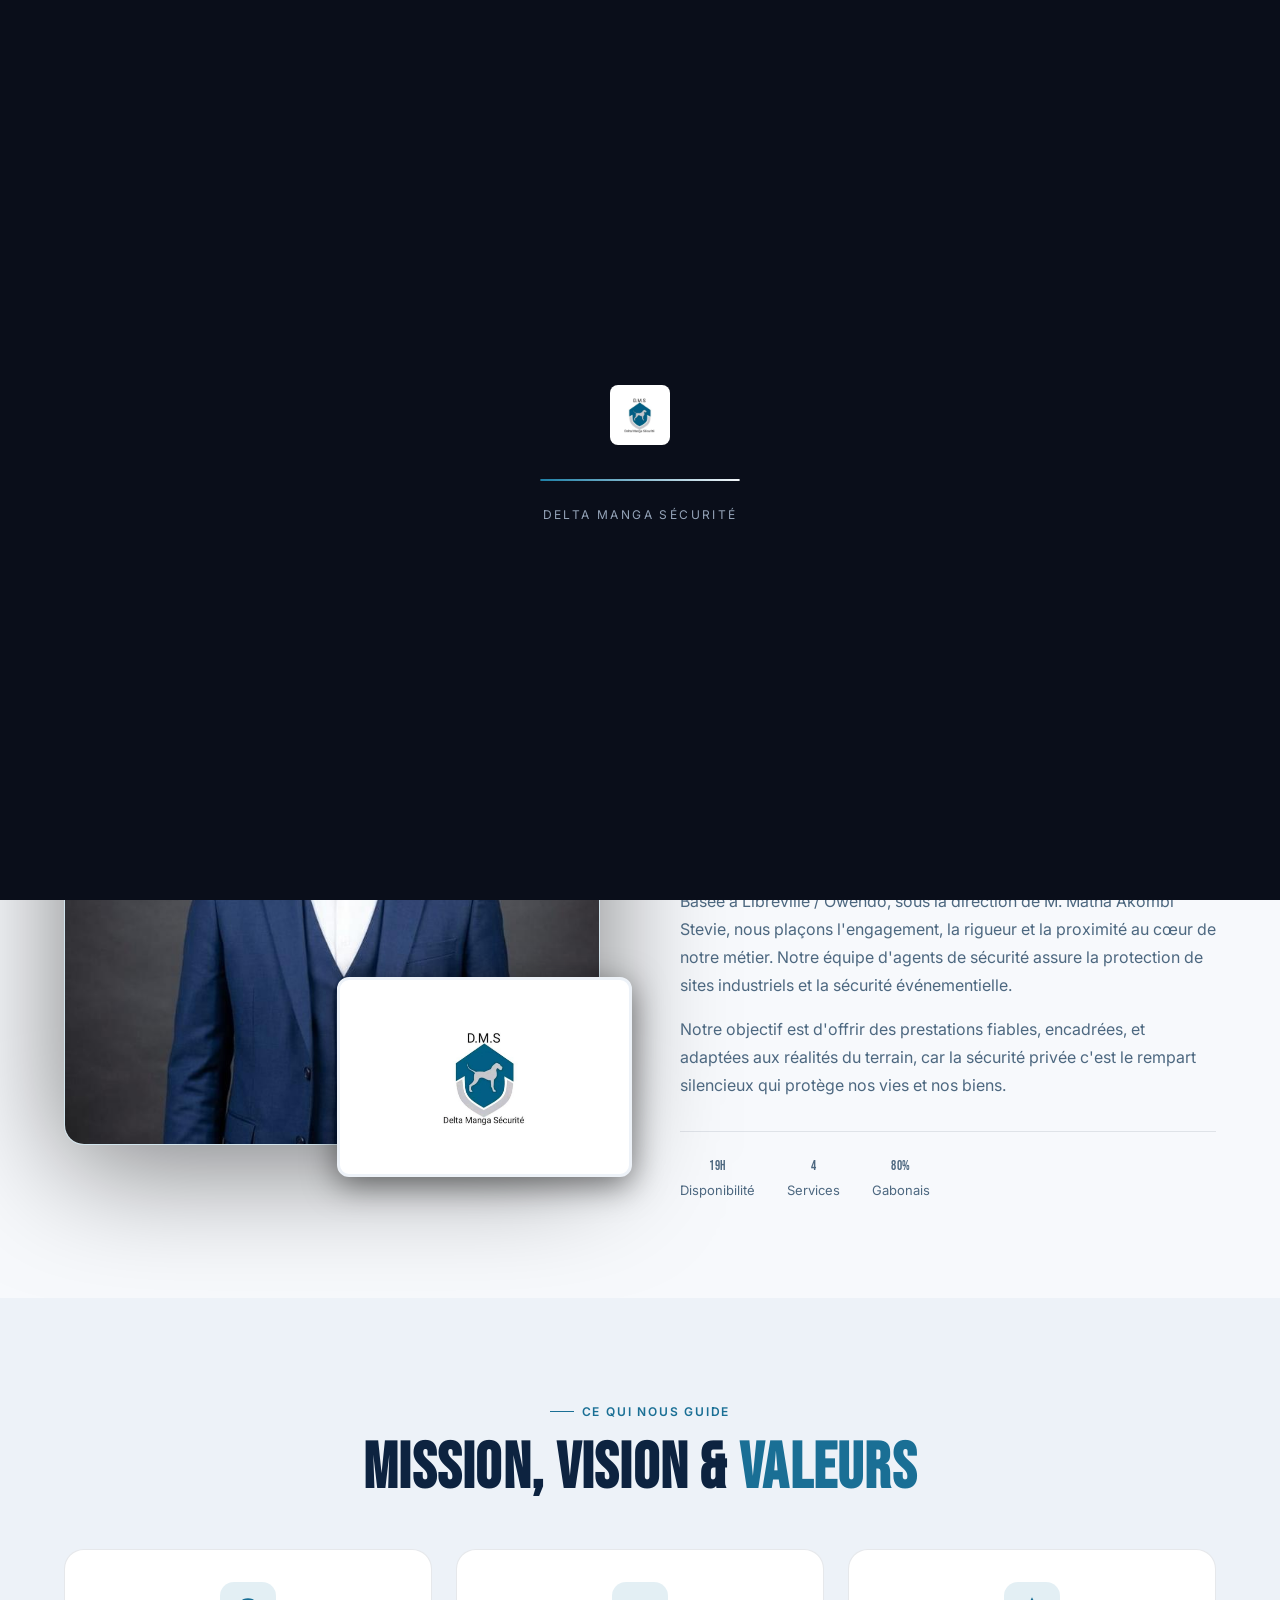
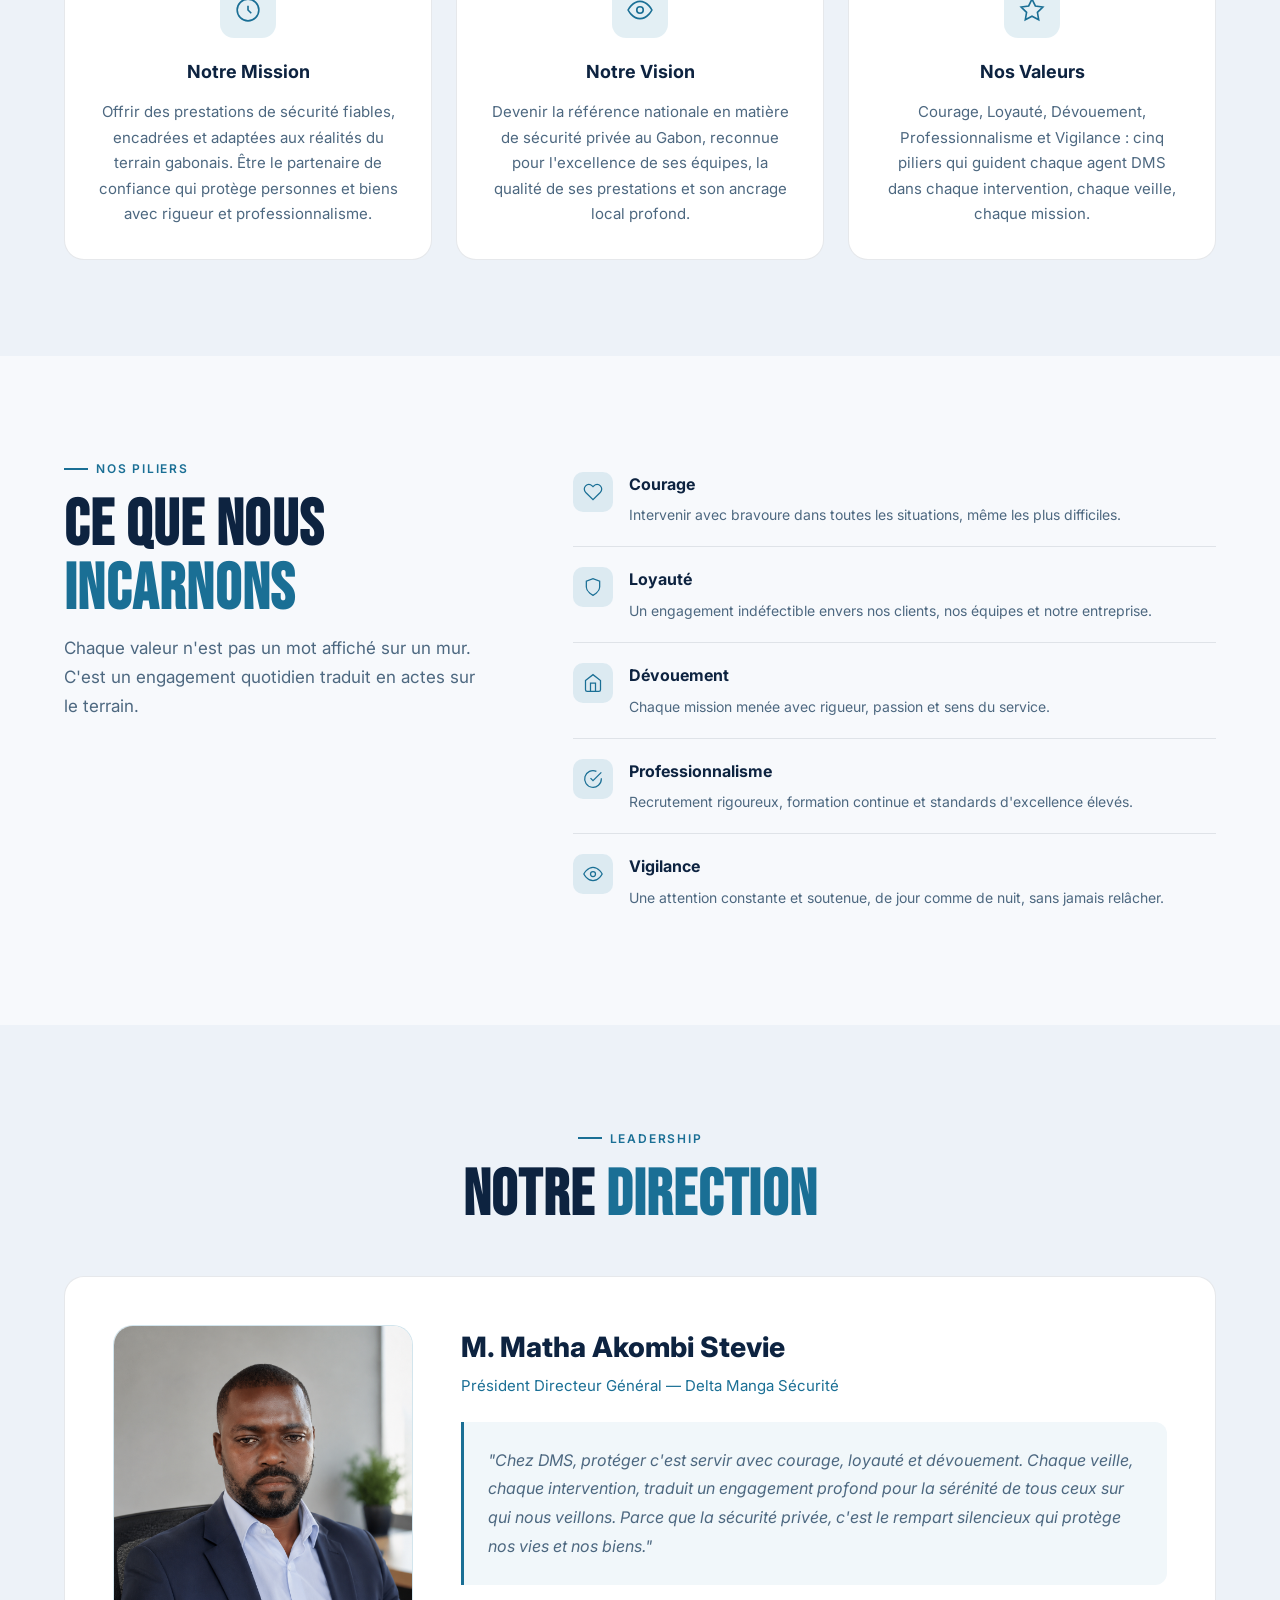
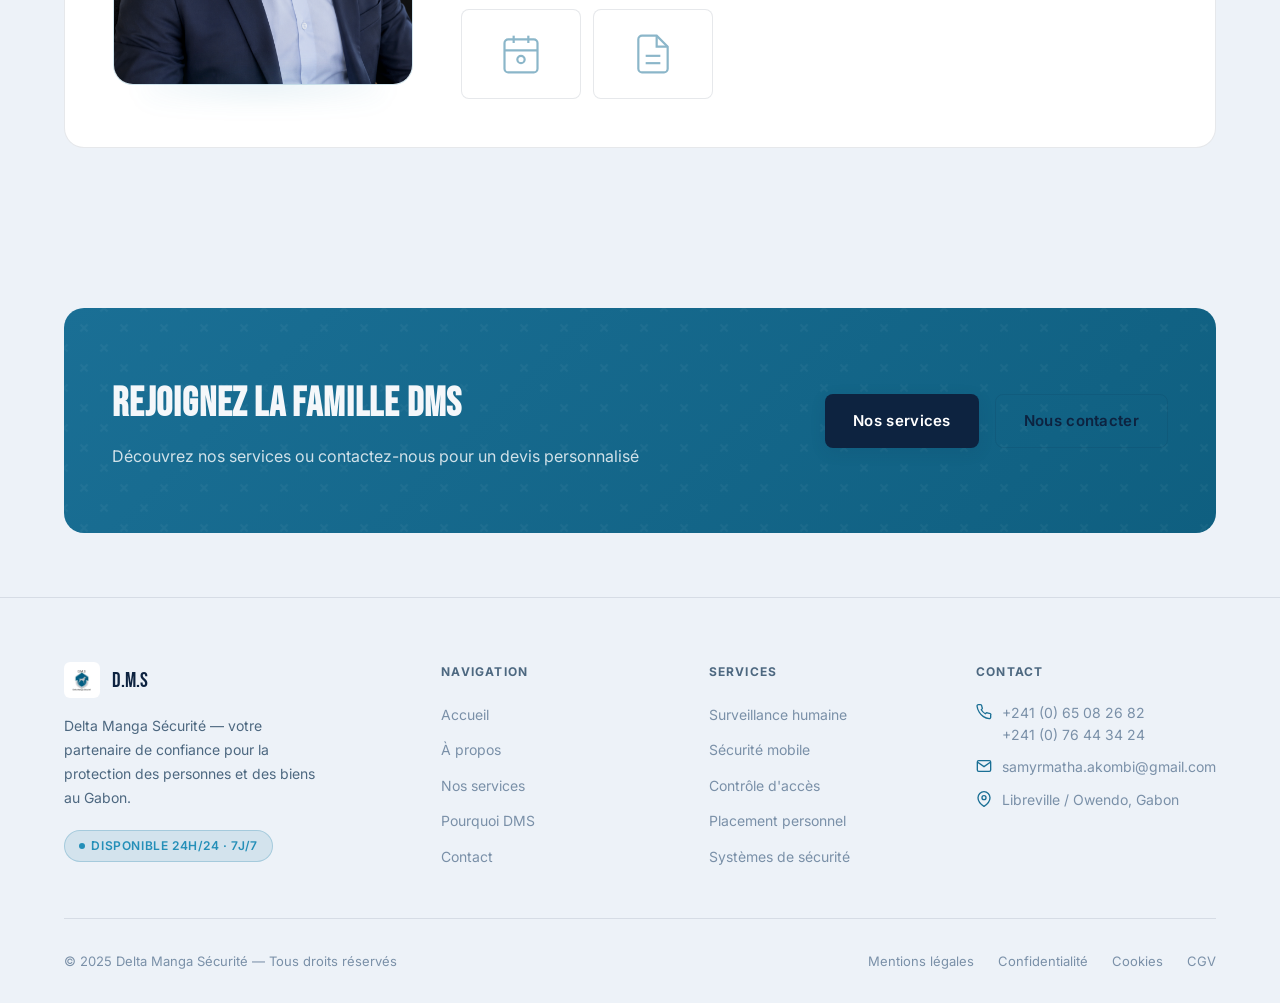
<file: a-propos.html>
<!doctype html>
<html lang="fr" data-theme="light">
  <head>
    <meta charset="UTF-8" />
    <meta name="viewport" content="width=device-width, initial-scale=1.0" />
    <meta
      name="description"
      content="Delta Manga Sécurité (DMS) — Entreprise de sécurité et société de gardiennage au Gabon. Société de sécurité privée agréée, experte en surveillance et gardiennage, protection de sites industriels, sécurité événementielle à Libreville."
    />
    <meta
      name="keywords"
      content="entreprise de sécurité au gabon, société de gardiennage au gabon, sécurité privée au gabon, surveillance et gardiennage, agent de sécurité, protection de sites industriels, sécurité événementielle, société sécurité libreville, DMS"
    />
    <meta name="author" content="Delta Manga Sécurité" />
    <meta name="robots" content="index, follow" />
    <title>
      À propos — Delta Manga Sécurité | Entreprise de sécurité privée au Gabon
    </title>
    <meta name="geo.region" content="GA" />
    <meta name="geo.placename" content="Libreville, Gabon" />
    <meta name="geo.position" content="0.3901;9.4544" />
    <meta name="ICBM" content="0.3901, 9.4544" />

    <!-- Open Graph -->
    <meta property="og:type" content="website" />
    <meta
      property="og:title"
      content="À propos — Delta Manga Sécurité | Sécurité privée et gardiennage au Gabon"
    />
    <meta
      property="og:description"
      content="Delta Manga Sécurité (DMS) — Entreprise de sécurité et société de gardiennage au Gabon. Sécurité privée, surveillance de sites industriels, sécurité événementielle. Découvrez notre histoire et nos valeurs."
    />
    <meta property="og:url" content="https://www.dms-gabon.com/a-propos.html" />
    <meta
      property="og:image"
      content="https://www.dms-gabon.com/assets/img/og-image.jpg"
    />
    <meta property="og:locale" content="fr_FR" />
    <meta property="og:site_name" content="Delta Manga Sécurité" />

    <!-- Twitter Card -->
    <meta name="twitter:card" content="summary_large_image" />
    <meta
      name="twitter:title"
      content="À propos — Delta Manga Sécurité | Sécurité privée Gabon"
    />
    <meta
      name="twitter:description"
      content="Delta Manga Sécurité : entreprise de sécurité et société de gardiennage au Gabon. Sécurité privée, protection de sites industriels, sécurité événementielle à Libreville."
    />
    <meta
      name="twitter:image"
      content="https://www.dms-gabon.com/assets/img/og-image.jpg"
    />

    <link rel="canonical" href="https://www.dms-gabon.com/a-propos.html" />
    <link rel="alternate" hreflang="fr" href="https://www.dms-gabon.com/a-propos.html" />
    <link rel="icon" type="image/png" href="assets/img/favicon.png" />
    <meta name="theme-color" content="#0b0e14" />
    <link rel="apple-touch-icon" href="assets/img/favicon.png" />
    <link rel="preconnect" href="https://fonts.googleapis.com" />
    <link rel="preconnect" href="https://fonts.gstatic.com" crossorigin />

    <!-- JSON-LD Structured Data -->
    <script type="application/ld+json">
      {
        "@context": "https://schema.org",
        "@graph": [
          {
            "@type": "Organization",
            "@id": "https://www.dms-gabon.com/#organization",
            "name": "Delta Manga Sécurité",
            "alternateName": "DMS",
            "url": "https://www.dms-gabon.com/",
            "logo": "https://www.dms-gabon.com/assets/img/logo-dms.jpg",
            "description": "Delta Manga Sécurité (DMS) est une entreprise de sécurité au Gabon, société de gardiennage et sécurité privée. Surveillance et gardiennage, agent de sécurité, protection de sites industriels, sécurité événementielle, contrôle d'accès, placement de personnel qualifié.",
            "address": {
              "@type": "PostalAddress",
              "addressLocality": "Libreville",
              "addressRegion": "Estuaire",
              "addressCountry": "GA"
            },
            "geo": {
              "@type": "GeoCoordinates",
              "latitude": 0.3901,
              "longitude": 9.4544
            },
          "telephone": ["+24165082682", "+24176443424"],
          "email": "samyrmatha.akombi@gmail.com",
          "areaServed": ["Gabon", "Libreville", "Owendo"],
          "sameAs": ["https://wa.me/24165082682"],
          "contactPoint": [
            { "@type": "ContactPoint", "telephone": "+24165082682", "contactType": "customer service", "availableLanguage": "French", "hoursAvailable": "Mo-Su 00:00-23:59" },
            { "@type": "ContactPoint", "telephone": "+24176443424", "contactType": "emergency", "availableLanguage": "French", "hoursAvailable": "Mo-Su 00:00-23:59" }
          ],
          "foundingDate": "2019"
        },
        {
          "@type": "WebSite",
            "@id": "https://www.dms-gabon.com/#website",
            "url": "https://www.dms-gabon.com/",
            "name": "Delta Manga Sécurité — DMS Gabon",
            "description": "Entreprise de sécurité et société de gardiennage au Gabon. Sécurité privée au Gabon : surveillance et gardiennage, agent de sécurité, protection de sites industriels, sécurité événementielle. Disponible 24h/24 à Libreville.",
            "inLanguage": "fr-FR",
            "publisher": { "@id": "https://www.dms-gabon.com/#organization" }
          },
          {
            "@type": "LocalBusiness",
            "@id": "https://www.dms-gabon.com/#localbusiness",
            "name": "Delta Manga Sécurité",
            "parentOrganization": {
              "@id": "https://www.dms-gabon.com/#organization"
            },
            "url": "https://www.dms-gabon.com/",
            "telephone": ["+24165082682", "+24176443424"],
            "openingHours": "Mo-Su 00:00-23:59",
            "priceRange": "$$",
            "address": {
              "@type": "PostalAddress",
              "addressLocality": "Libreville",
              "addressRegion": "Estuaire",
              "addressCountry": "GA"
            },
            "geo": {
              "@type": "GeoCoordinates",
              "latitude": 0.3901,
              "longitude": 9.4544
            },
            "image": "https://www.dms-gabon.com/assets/img/og-image.jpg",
            "hasOfferCatalog": {
              "@type": "OfferCatalog",
              "name": "Services de sécurité au Gabon",
              "itemListElement": [
                {
                  "@type": "Offer",
                  "itemOffered": {
                    "@type": "Service",
                    "name": "Surveillance humaine et gardiennage — Gabon"
                  }
                },
                {
                  "@type": "Offer",
                  "itemOffered": {
                    "@type": "Service",
                    "name": "Sécurité mobile et intervention rapide — Libreville"
                  }
                },
                {
                  "@type": "Offer",
                  "itemOffered": {
                    "@type": "Service",
                    "name": "Contrôle d'accès et accueil sécurisé — Gabon"
                  }
                },
                {
                  "@type": "Offer",
                  "itemOffered": {
                    "@type": "Service",
                    "name": "Placement de personnel qualifié en sécurité"
                  }
                },
                {
                  "@type": "Offer",
                  "itemOffered": {
                    "@type": "Service",
                    "name": "Installation de systèmes de sécurité et vidéosurveillance"
                  }
                }
              ]
            }
          },
          {
            "@type": "BreadcrumbList",
            "@id": "https://www.dms-gabon.com/a-propos.html#breadcrumb",
            "itemListElement": [
              {
                "@type": "ListItem",
                "position": 1,
                "name": "Accueil",
                "item": "https://www.dms-gabon.com/"
              },
              {
                "@type": "ListItem",
                "position": 2,
                "name": "À propos",
                "item": "https://www.dms-gabon.com/a-propos.html"
              }
            ]
          }
        ]
      }
    </script>

    <link rel="stylesheet" href="css/style.css" />
    <link rel="stylesheet" href="css/about.css" />
  </head>
  <body>
    <script src="js/components.js"></script>

    <!-- ── PAGE HERO ──────────────────────────────────────── -->
    <section class="page-hero">
      <div class="page-hero-bg">
        <img
          src="assets/img/hero-apropos.png"
          alt=""
          aria-hidden="true"
          class="hero-img-apropos"
        />
        <div class="page-hero-overlay"></div>
      </div>
      <div class="page-hero-grid"></div>
      <div class="container">
        <div class="page-hero-inner" data-reveal>
          <div class="breadcrumb">
            <a href="index.html">Accueil</a>
            <span>/</span>
            <span>À propos</span>
          </div>
          <h1 class="page-hero-title">
            Notre <span>histoire,</span><br />notre engagement
          </h1>
          <p class="page-hero-sub">
            Depuis notre fondation, DMS s'est engagée à offrir les meilleurs
            services de sécurité privée adaptés aux réalités du Gabon.
          </p>
        </div>
      </div>
    </section>

    <!-- ── PRÉSENTATION ──────────────────────────────────── -->
    <section class="section-pad" style="background: var(--night)">
      <div class="container">
        <div class="about-intro">
          <div class="about-intro-left" data-reveal="left">
            <div class="about-img-stack">
              <div class="about-img-main director-img-portrait">
                <img
                  src="assets/img/director-suit.jpg"
                  alt="Directeur de Delta Manga Sécurité"
                  class="about-img-real"
                />
              </div>
              <div class="about-img-sec meeting-img">
                <img
                  src="assets/img/logo-dms.jpg"
                  alt="Logo Delta Manga Sécurité"
                  class="about-img-real-sec"
                />
              </div>
              <div class="about-img-badge">
                <svg
                  viewBox="0 0 24 24"
                  fill="none"
                  stroke="currentColor"
                  stroke-width="2"
                >
                  <path d="M12 22s8-4 8-10V5l-8-3-8 3v7c0 6 8 10 8 10z" />
                </svg>
                <div><strong>+5 ans</strong><span>d'excellence</span></div>
              </div>
            </div>
          </div>
          <div class="about-intro-right" data-reveal="right">
            <p class="section-tag">Qui sommes-nous</p>
            <h2 class="section-title">
              Delta Manga<br /><span>Sécurité</span>
            </h2>
            <p class="about-text">
              <strong>Delta Manga Sécurité (DMS)</strong> est une entreprise
              de sécurité au Gabon, société de gardiennage et sécurité privée,
              spécialisée dans la surveillance et le gardiennage, la protection
              des personnes et des biens, et le placement de personnel qualifié.
            </p>
            <p class="about-text">
              Basée à Libreville / Owendo, sous la direction de M. Matha Akombi
              Stevie, nous plaçons l'engagement, la rigueur et la proximité au
              cœur de notre métier. Notre équipe d'agents de sécurité assure
              la protection de sites industriels et la sécurité événementielle.
            </p>
            <p class="about-text">
              Notre objectif est d'offrir des prestations fiables, encadrées, et
              adaptées aux réalités du terrain, car la sécurité privée c'est le
              rempart silencieux qui protège nos vies et nos biens.
            </p>
            <div class="about-highlights">
              <div class="about-highlight-item">
                <span
                  class="about-highlight-num"
                  data-counter="24"
                  data-suffix="h"
                  >0</span
                >
                <span>Disponibilité</span>
              </div>
              <div class="about-highlight-item">
                <span
                  class="about-highlight-num"
                  data-counter="5"
                  data-suffix=""
                  >0</span
                >
                <span>Services</span>
              </div>
              <div class="about-highlight-item">
                <span
                  class="about-highlight-num"
                  data-counter="100"
                  data-suffix="%"
                  >0</span
                >
                <span>Gabonais</span>
              </div>
            </div>
          </div>
        </div>
      </div>
    </section>

    <!-- ── MISSION ────────────────────────────────────────── -->
    <section class="section-pad" style="background: var(--deep)">
      <div class="container">
        <div class="text-center" data-reveal>
          <p class="section-tag" style="justify-content: center">
            Ce qui nous guide
          </p>
          <h2 class="section-title">
            Mission, Vision &amp; <span>Valeurs</span>
          </h2>
        </div>
        <div class="mvv-grid mt-3">
          <div class="mvv-card" data-reveal data-delay="100" data-tilt>
            <div class="mvv-icon">
              <svg
                viewBox="0 0 24 24"
                fill="none"
                stroke="currentColor"
                stroke-width="1.5"
              >
                <circle cx="12" cy="12" r="10" />
                <path d="M12 8v4l3 3" />
              </svg>
            </div>
            <h3>Notre Mission</h3>
            <p>
              Offrir des prestations de sécurité fiables, encadrées et adaptées
              aux réalités du terrain gabonais. Être le partenaire de confiance
              qui protège personnes et biens avec rigueur et professionnalisme.
            </p>
          </div>
          <div class="mvv-card" data-reveal data-delay="200" data-tilt>
            <div class="mvv-icon">
              <svg
                viewBox="0 0 24 24"
                fill="none"
                stroke="currentColor"
                stroke-width="1.5"
              >
                <path d="M1 12s4-8 11-8 11 8 11 8-4 8-11 8-11-8-11-8z" />
                <circle cx="12" cy="12" r="3" />
              </svg>
            </div>
            <h3>Notre Vision</h3>
            <p>
              Devenir la référence nationale en matière de sécurité privée au
              Gabon, reconnue pour l'excellence de ses équipes, la qualité de
              ses prestations et son ancrage local profond.
            </p>
          </div>
          <div class="mvv-card" data-reveal data-delay="300" data-tilt>
            <div class="mvv-icon">
              <svg
                viewBox="0 0 24 24"
                fill="none"
                stroke="currentColor"
                stroke-width="1.5"
              >
                <polygon
                  points="12 2 15.09 8.26 22 9.27 17 14.14 18.18 21.02 12 17.77 5.82 21.02 7 14.14 2 9.27 8.91 8.26 12 2"
                />
              </svg>
            </div>
            <h3>Nos Valeurs</h3>
            <p>
              Courage, Loyauté, Dévouement, Professionnalisme et Vigilance :
              cinq piliers qui guident chaque agent DMS dans chaque
              intervention, chaque veille, chaque mission.
            </p>
          </div>
        </div>
      </div>
    </section>

    <!-- ── VALEURS DÉTAILLÉES ─────────────────────────────── -->
    <section class="section-pad" style="background: var(--night)">
      <div class="container">
        <div class="values-section">
          <div class="values-section-left" data-reveal="left">
            <p class="section-tag">Nos piliers</p>
            <h2 class="section-title">Ce que nous <span>incarnons</span></h2>
            <p class="section-subtitle">
              Chaque valeur n'est pas un mot affiché sur un mur. C'est un
              engagement quotidien traduit en actes sur le terrain.
            </p>
          </div>
          <div class="values-section-right" data-reveal="right">
            <div class="value-row">
              <div class="value-row-icon">
                <svg
                  viewBox="0 0 24 24"
                  fill="none"
                  stroke="currentColor"
                  stroke-width="1.5"
                >
                  <path
                    d="M20.84 4.61a5.5 5.5 0 0 0-7.78 0L12 5.67l-1.06-1.06a5.5 5.5 0 0 0-7.78 7.78l1.06 1.06L12 21.23l7.78-7.78 1.06-1.06a5.5 5.5 0 0 0 0-7.78z"
                  />
                </svg>
              </div>
              <div>
                <h4>Courage</h4>
                <p>
                  Intervenir avec bravoure dans toutes les situations, même les
                  plus difficiles.
                </p>
              </div>
            </div>
            <div class="value-row">
              <div class="value-row-icon">
                <svg
                  viewBox="0 0 24 24"
                  fill="none"
                  stroke="currentColor"
                  stroke-width="1.5"
                >
                  <path d="M12 22s8-4 8-10V5l-8-3-8 3v7c0 6 8 10 8 10z" />
                </svg>
              </div>
              <div>
                <h4>Loyauté</h4>
                <p>
                  Un engagement indéfectible envers nos clients, nos équipes et
                  notre entreprise.
                </p>
              </div>
            </div>
            <div class="value-row">
              <div class="value-row-icon">
                <svg
                  viewBox="0 0 24 24"
                  fill="none"
                  stroke="currentColor"
                  stroke-width="1.5"
                >
                  <path d="M3 9l9-7 9 7v11a2 2 0 0 1-2 2H5a2 2 0 0 1-2-2z" />
                  <polyline points="9 22 9 12 15 12 15 22" />
                </svg>
              </div>
              <div>
                <h4>Dévouement</h4>
                <p>
                  Chaque mission menée avec rigueur, passion et sens du service.
                </p>
              </div>
            </div>
            <div class="value-row">
              <div class="value-row-icon">
                <svg
                  viewBox="0 0 24 24"
                  fill="none"
                  stroke="currentColor"
                  stroke-width="1.5"
                >
                  <path d="M22 11.08V12a10 10 0 1 1-5.93-9.14" />
                  <polyline points="22 4 12 14.01 9 11.01" />
                </svg>
              </div>
              <div>
                <h4>Professionnalisme</h4>
                <p>
                  Recrutement rigoureux, formation continue et standards
                  d'excellence élevés.
                </p>
              </div>
            </div>
            <div class="value-row">
              <div class="value-row-icon">
                <svg
                  viewBox="0 0 24 24"
                  fill="none"
                  stroke="currentColor"
                  stroke-width="1.5"
                >
                  <path d="M1 12s4-8 11-8 11 8 11 8-4 8-11 8-11-8-11-8z" />
                  <circle cx="12" cy="12" r="3" />
                </svg>
              </div>
              <div>
                <h4>Vigilance</h4>
                <p>
                  Une attention constante et soutenue, de jour comme de nuit,
                  sans jamais relâcher.
                </p>
              </div>
            </div>
          </div>
        </div>
      </div>
    </section>

    <!-- ── DIRIGEANT ──────────────────────────────────────── -->
    <section class="section-pad" style="background: var(--deep)">
      <div class="container">
        <div class="text-center" data-reveal>
          <p class="section-tag" style="justify-content: center">Leadership</p>
          <h2 class="section-title">Notre <span>direction</span></h2>
        </div>
        <div class="director-card mt-3" data-reveal>
          <div class="director-img-wrap">
            <div class="director-img director-owner-img">
              <img
                src="assets/img/dms-owner.png"
                alt="M. Matha Akombi Stevie — PDG Delta Manga Sécurité"
                class="director-img-real"
              />
            </div>
            <div class="director-glow"></div>
          </div>
          <div class="director-info">
            <h3 class="director-name">M. Matha Akombi Stevie</h3>
            <p class="director-role">
              Président Directeur Général — Delta Manga Sécurité
            </p>
            <blockquote class="director-quote">
              "Chez DMS, protéger c'est servir avec courage, loyauté et
              dévouement. Chaque veille, chaque intervention, traduit un
              engagement profond pour la sérénité de tous ceux sur qui nous
              veillons. Parce que la sécurité privée, c'est le rempart
              silencieux qui protège nos vies et nos biens."
            </blockquote>
            <div class="director-events">
              <div class="director-event-img event-img-1">
                <svg
                  viewBox="0 0 24 24"
                  fill="none"
                  stroke="currentColor"
                  stroke-width="1.2"
                >
                  <rect x="3" y="4" width="18" height="18" rx="2" ry="2" />
                  <line x1="16" y1="2" x2="16" y2="6" />
                  <line x1="8" y1="2" x2="8" y2="6" />
                  <line x1="3" y1="10" x2="21" y2="10" />
                  <circle cx="12" cy="15" r="2" />
                </svg>
              </div>
              <div class="director-event-img event-img-2">
                <svg
                  viewBox="0 0 24 24"
                  fill="none"
                  stroke="currentColor"
                  stroke-width="1.2"
                >
                  <path
                    d="M14 2H6a2 2 0 0 0-2 2v16a2 2 0 0 0 2 2h12a2 2 0 0 0 2-2V8z"
                  />
                  <polyline points="14 2 14 8 20 8" />
                  <line x1="16" y1="13" x2="8" y2="13" />
                  <line x1="16" y1="17" x2="8" y2="17" />
                </svg>
              </div>
            </div>
          </div>
        </div>
      </div>
    </section>

    <!-- ── ÉQUIPE ─────────────────────────────────────────── -->
    <!-- <section class="section-pad" style="background: var(--night)">
      <div class="container">
        <div class="text-center" data-reveal>
          <p class="section-tag" style="justify-content: center">Nos équipes</p>
          <h2 class="section-title">Les <span>sentinelles</span> DMS</h2>
          <p class="section-subtitle">
            Des professionnels formés, engagés et fiers de servir le Gabon.
          </p>
        </div>

        <div class="team-grid mt-3">
          <div class="team-card" data-reveal data-delay="100">
            <div class="team-img-wrap">
              <div class="team-img team-img-caistab-1">
                <svg
                  viewBox="0 0 24 24"
                  fill="none"
                  stroke="currentColor"
                  stroke-width="1"
                >
                  <path d="M12 22s8-4 8-10V5l-8-3-8 3v7c0 6 8 10 8 10z" />
                  <path d="M12 8v4l2 2" />
                </svg>
              </div>
              <div class="team-overlay">
                <p>Équipe Caistab</p>
              </div>
            </div>
            <div class="team-card-info">
              <h4>Équipe Caistab</h4>
              <span class="badge badge-teal">Surveillance</span>
            </div>
          </div>
          <div class="team-card" data-reveal data-delay="200">
            <div class="team-img-wrap">
              <div class="team-img team-img-caistab-2">
                <svg
                  viewBox="0 0 24 24"
                  fill="none"
                  stroke="currentColor"
                  stroke-width="1"
                >
                  <circle cx="12" cy="8" r="4" />
                  <path d="M20 21v-2a4 4 0 0 0-4-4H8a4 4 0 0 0-4 4v2" />
                </svg>
              </div>
              <div class="team-overlay">
                <p>Agents certifiés</p>
              </div>
            </div>
            <div class="team-card-info">
              <h4>Agents certifiés</h4>
              <span class="badge badge-gold">Formation continue</span>
            </div>
          </div>
          <div class="team-card" data-reveal data-delay="300">
            <div class="team-img-wrap">
              <div class="team-img team-img-mouila-1">
                <svg
                  viewBox="0 0 24 24"
                  fill="none"
                  stroke="currentColor"
                  stroke-width="1"
                >
                  <path d="M1 12s4-8 11-8 11 8 11 8-4 8-11 8-11-8-11-8z" />
                  <circle cx="12" cy="12" r="3" />
                </svg>
              </div>
              <div class="team-overlay">
                <p>Équipe Mouila</p>
              </div>
            </div>
            <div class="team-card-info">
              <h4>Équipe Mouila</h4>
              <span class="badge badge-teal">Intervention</span>
            </div>
          </div>
          <div class="team-card" data-reveal data-delay="400">
            <div class="team-img-wrap">
              <div class="team-img team-img-mouila-2">
                <svg
                  viewBox="0 0 24 24"
                  fill="none"
                  stroke="currentColor"
                  stroke-width="1"
                >
                  <polygon
                    points="12 2 15.09 8.26 22 9.27 17 14.14 18.18 21.02 12 17.77 5.82 21.02 7 14.14 2 9.27 8.91 8.26 12 2"
                  />
                </svg>
              </div>
              <div class="team-overlay">
                <p>Opérations terrain</p>
              </div>
            </div>
            <div class="team-card-info">
              <h4>Opérations terrain</h4>
              <span class="badge badge-teal">Patrouilles</span>
            </div>
          </div>
          <div class="team-card" data-reveal data-delay="500">
            <div class="team-img-wrap">
              <div class="team-img team-img-agent">
                <svg
                  viewBox="0 0 24 24"
                  fill="none"
                  stroke="currentColor"
                  stroke-width="1"
                >
                  <path d="M12 22s8-4 8-10V5l-8-3-8 3v7c0 6 8 10 8 10z" />
                  <path d="M9 12l2 2 4-4" />
                </svg>
              </div>
              <div class="team-overlay">
                <p>Agents & cynophiles</p>
              </div>
            </div>
            <div class="team-card-info">
              <h4>Agents &amp; cynophiles</h4>
              <span class="badge badge-gold">Spécialisés</span>
            </div>
          </div>
        </div>
      </div>
    </section> -->

    <!-- ── CTA ────────────────────────────────────────────── -->
    <section class="section-pad-sm" style="background: var(--deep)">
      <div class="container">
        <div class="cta-banner" data-reveal>
          <div class="cta-banner-text">
            <h2 class="cta-banner-title">Rejoignez la famille DMS</h2>
            <p class="cta-banner-sub">
              Découvrez nos services ou contactez-nous pour un devis
              personnalisé
            </p>
          </div>
          <div class="cta-banner-actions">
            <a href="services.html" class="btn btn-gold">Nos services</a>
            <a href="contact.html" class="btn btn-outline">Nous contacter</a>
          </div>
        </div>
      </div>
    </section>

    <script src="js/main.js"></script>
  </body>
</html>
</file>
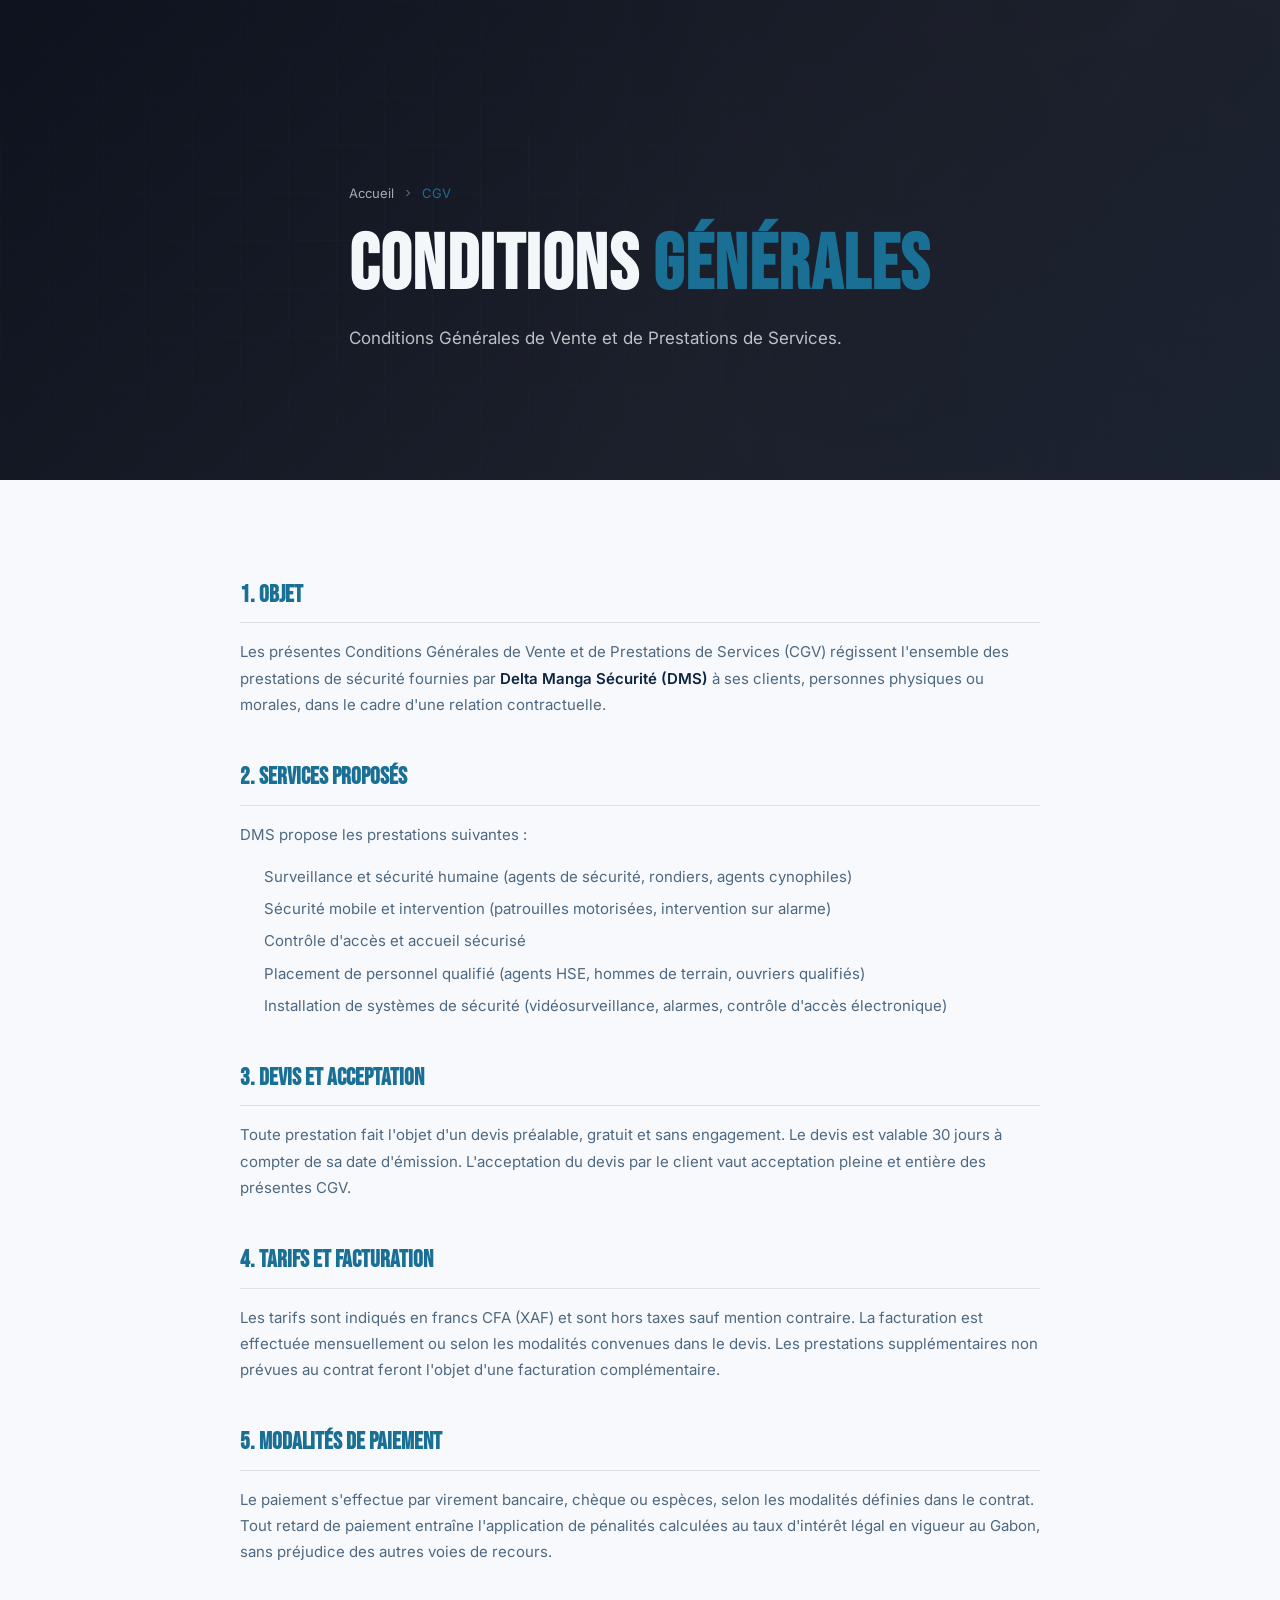
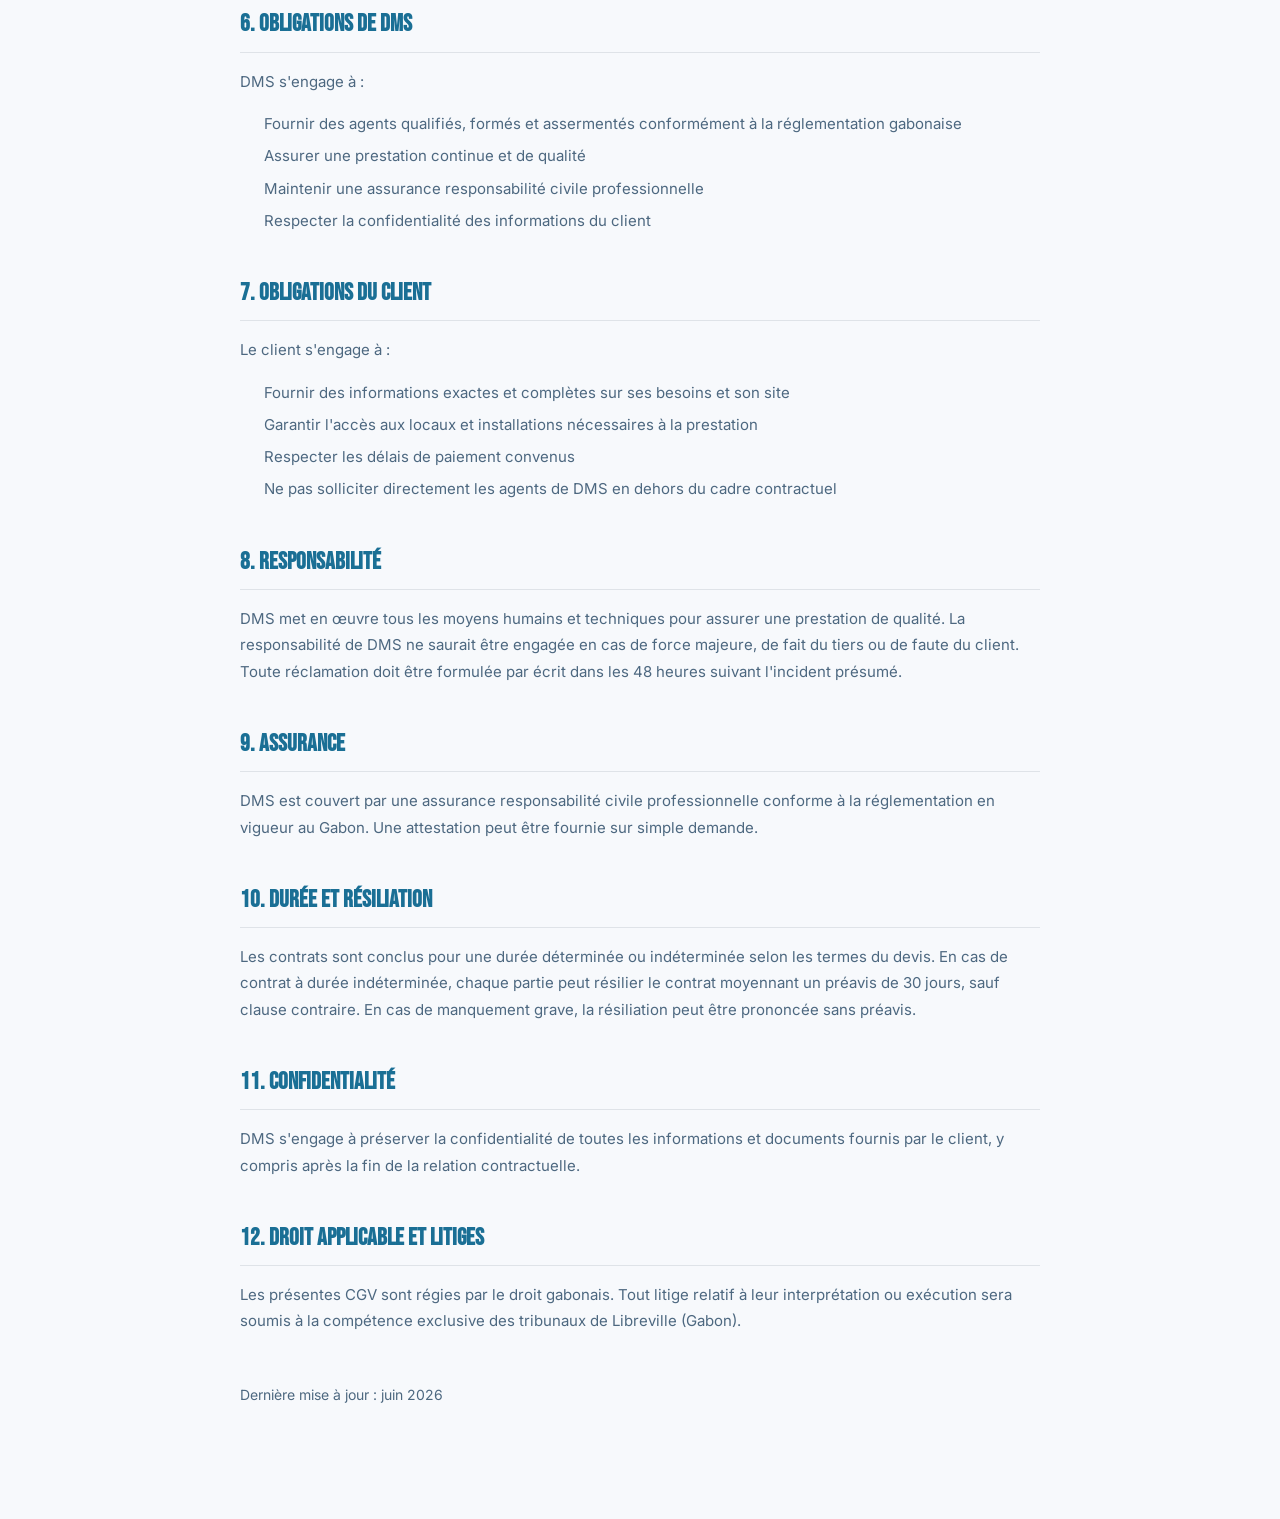
<file: cgv.html>
<!doctype html>
<html lang="fr" data-theme="light">
  <head>
    <meta charset="UTF-8" />
    <meta name="viewport" content="width=device-width, initial-scale=1.0" />
    <meta
      name="description"
      content="Conditions Générales de Vente et de Prestations de Services de Delta Manga Sécurité (DMS) — Sécurité privée, surveillance, gardiennage, sûreté des entreprises au Gabon."
    />
    <meta
      name="keywords"
      content="CGV DMS, conditions générales de vente dms, sécurité privée gabon contrat, prestations de sécurité libreville, contrat gardiennage gabon, surveillance humaine gabon, sécurité mobile gabon, contrôle d'accès gabon, installation vidéosurveillance gabon, placement personnel sécurité gabon"
    />
    <meta name="author" content="Delta Manga Sécurité" />
    <meta name="robots" content="index, follow" />
    <meta name="revisit-after" content="30 days" />
    <title>
      CGV — Delta Manga Sécurité | Conditions de sécurité privée et gardiennage
      Gabon
    </title>
    <meta name="geo.region" content="GA" />
    <meta name="geo.placename" content="Libreville, Gabon" />
    <meta name="geo.position" content="0.3901;9.4544" />
    <meta name="ICBM" content="0.3901, 9.4544" />

    <!-- Open Graph -->
    <meta property="og:type" content="website" />
    <meta
      property="og:title"
      content="CGV — Delta Manga Sécurité | Sécurité privée Gabon"
    />
    <meta
      property="og:description"
      content="Conditions Générales de Vente et de Prestations de Services de Delta Manga Sécurité (DMS) — Libreville, Gabon."
    />
    <meta property="og:url" content="https://www.dms-gabon.com/cgv.html" />
    <meta
      property="og:image"
      content="https://www.dms-gabon.com/assets/img/og-image.jpg"
    />
    <meta property="og:locale" content="fr_FR" />
    <meta property="og:site_name" content="Delta Manga Sécurité" />

    <!-- Twitter Card -->
    <meta name="twitter:card" content="summary_large_image" />
    <meta name="twitter:title" content="CGV — Delta Manga Sécurité" />
    <meta
      name="twitter:description"
      content="Conditions Générales de Vente et de Prestations de Services de Delta Manga Sécurité."
    />
    <meta
      name="twitter:image"
      content="https://www.dms-gabon.com/assets/img/og-image.jpg"
    />

    <!-- Canonical -->
    <link rel="canonical" href="https://www.dms-gabon.com/cgv.html" />
    <link rel="alternate" hreflang="fr" href="https://www.dms-gabon.com/cgv.html" />

    <!-- JSON-LD Structured Data -->
    <script type="application/ld+json">
      {
        "@context": "https://schema.org",
        "@graph": [
          {
            "@type": "Organization",
            "@id": "https://www.dms-gabon.com/#organization",
            "name": "Delta Manga Sécurité",
            "alternateName": "DMS",
            "url": "https://www.dms-gabon.com/",
            "logo": "https://www.dms-gabon.com/assets/img/logo-dms.jpg",
            "description": "Delta Manga Sécurité (DMS) est une entreprise de sécurité au Gabon, société de gardiennage et sécurité privée. Surveillance et gardiennage, agent de sécurité, protection de sites industriels, sécurité événementielle, contrôle d'accès, placement de personnel qualifié.",
            "address": {
              "@type": "PostalAddress",
              "addressLocality": "Libreville",
              "addressRegion": "Estuaire",
              "addressCountry": "GA"
            },
            "geo": {
              "@type": "GeoCoordinates",
              "latitude": 0.3901,
              "longitude": 9.4544
            },
            "telephone": ["+24165082682", "+24176443424"],
            "email": "samyrmatha.akombi@gmail.com",
            "areaServed": ["Gabon", "Libreville", "Owendo"],
            "sameAs": ["https://wa.me/24165082682"]
          },
          {
            "@type": "WebSite",
            "@id": "https://www.dms-gabon.com/#website",
            "url": "https://www.dms-gabon.com/",
            "name": "Delta Manga Sécurité — DMS Gabon",
            "description": "Entreprise de sécurité et société de gardiennage au Gabon. Sécurité privée au Gabon : surveillance et gardiennage, agent de sécurité, protection de sites industriels, sécurité événementielle. Disponible 24h/24 à Libreville.",
            "inLanguage": "fr-FR",
            "publisher": { "@id": "https://www.dms-gabon.com/#organization" }
          },
          {
            "@type": "LocalBusiness",
            "@id": "https://www.dms-gabon.com/#localbusiness",
            "name": "Delta Manga Sécurité",
            "parentOrganization": {
              "@id": "https://www.dms-gabon.com/#organization"
            },
            "url": "https://www.dms-gabon.com/",
            "telephone": ["+24165082682", "+24176443424"],
            "openingHours": "Mo-Su 00:00-23:59",
            "priceRange": "$$",
            "address": {
              "@type": "PostalAddress",
              "addressLocality": "Libreville",
              "addressRegion": "Estuaire",
              "addressCountry": "GA"
            },
            "geo": {
              "@type": "GeoCoordinates",
              "latitude": 0.3901,
              "longitude": 9.4544
            },
            "image": "https://www.dms-gabon.com/assets/img/og-image.jpg",
            "hasOfferCatalog": {
              "@type": "OfferCatalog",
              "name": "Services de sécurité au Gabon",
              "itemListElement": [
                {
                  "@type": "Offer",
                  "itemOffered": {
                    "@type": "Service",
                    "name": "Surveillance humaine et gardiennage — Gabon"
                  }
                },
                {
                  "@type": "Offer",
                  "itemOffered": {
                    "@type": "Service",
                    "name": "Sécurité mobile et intervention rapide — Libreville"
                  }
                },
                {
                  "@type": "Offer",
                  "itemOffered": {
                    "@type": "Service",
                    "name": "Contrôle d'accès et accueil sécurisé — Gabon"
                  }
                },
                {
                  "@type": "Offer",
                  "itemOffered": {
                    "@type": "Service",
                    "name": "Placement de personnel qualifié en sécurité"
                  }
                },
                {
                  "@type": "Offer",
                  "itemOffered": {
                    "@type": "Service",
                    "name": "Installation de systèmes de sécurité et vidéosurveillance"
                  }
                }
              ]
            }
          },
          {
            "@type": "BreadcrumbList",
            "@id": "https://www.dms-gabon.com/cgv.html#breadcrumb",
            "itemListElement": [
              {
                "@type": "ListItem",
                "position": 1,
                "name": "Accueil",
                "item": "https://www.dms-gabon.com/"
              },
              {
                "@type": "ListItem",
                "position": 2,
                "name": "CGV",
                "item": "https://www.dms-gabon.com/cgv.html"
              }
            ]
          }
        ]
      }
    </script>

    <link rel="preconnect" href="https://fonts.googleapis.com" />
    <link rel="preconnect" href="https://fonts.gstatic.com" crossorigin />
    <link
      href="https://fonts.googleapis.com/css2?family=Inter:wght@400;500;600;700;800&family=Playfair+Display:wght@400;500;600;700;800&display=swap"
      rel="stylesheet"
    />
    <link rel="stylesheet" href="css/style.css" />
    <link rel="stylesheet" href="css/pages.css" />
    <link rel="icon" href="assets/img/favicon.png" type="image/png" />
  </head>
  <body>
    <!-- ── HERO ──────────────────────────────────────────── -->
    <section class="page-hero page-hero-contact">
      <div class="page-hero-bg">
        <img
          src="assets/img/hero-dms.jpg"
          alt="Conditions Générales de Vente — Delta Manga Sécurité, sécurité privée et gardiennage au Gabon"
        />
      </div>
      <div class="page-hero-overlay"></div>
      <div class="page-hero-grid"></div>
      <div class="container" style="position: relative; z-index: 1">
        <nav class="breadcrumb">
          <a href="index.html">Accueil</a>
          <svg
            viewBox="0 0 24 24"
            fill="none"
            stroke="currentColor"
            stroke-width="2"
            width="12"
          >
            <polyline points="9 18 15 12 9 6" />
          </svg>
          <span>CGV</span>
        </nav>
        <div class="page-hero-inner">
          <h1 class="page-hero-title">Conditions <span>Générales</span></h1>
          <p class="page-hero-sub">
            Conditions Générales de Vente et de Prestations de Services.
          </p>
        </div>
      </div>
    </section>

    <!-- ── CONTENT ───────────────────────────────────────── -->
    <section class="section-pad" style="background: var(--night)">
      <div class="container">
        <div class="legal-content" style="max-width: 800px; margin: 0 auto">
          <h2>1. Objet</h2>
          <p>
            Les présentes Conditions Générales de Vente et de Prestations de
            Services (CGV) régissent l'ensemble des prestations de sécurité
            fournies par <strong>Delta Manga Sécurité (DMS)</strong> à ses
            clients, personnes physiques ou morales, dans le cadre d'une
            relation contractuelle.
          </p>

          <h2>2. Services proposés</h2>
          <p>DMS propose les prestations suivantes :</p>
          <ul>
            <li>
              Surveillance et sécurité humaine (agents de sécurité, rondiers,
              agents cynophiles)
            </li>
            <li>
              Sécurité mobile et intervention (patrouilles motorisées,
              intervention sur alarme)
            </li>
            <li>Contrôle d'accès et accueil sécurisé</li>
            <li>
              Placement de personnel qualifié (agents HSE, hommes de terrain,
              ouvriers qualifiés)
            </li>
            <li>
              Installation de systèmes de sécurité (vidéosurveillance, alarmes,
              contrôle d'accès électronique)
            </li>
          </ul>

          <h2>3. Devis et acceptation</h2>
          <p>
            Toute prestation fait l'objet d'un devis préalable, gratuit et sans
            engagement. Le devis est valable 30 jours à compter de sa date
            d'émission. L'acceptation du devis par le client vaut acceptation
            pleine et entière des présentes CGV.
          </p>

          <h2>4. Tarifs et facturation</h2>
          <p>
            Les tarifs sont indiqués en francs CFA (XAF) et sont hors taxes sauf
            mention contraire. La facturation est effectuée mensuellement ou
            selon les modalités convenues dans le devis. Les prestations
            supplémentaires non prévues au contrat feront l'objet d'une
            facturation complémentaire.
          </p>

          <h2>5. Modalités de paiement</h2>
          <p>
            Le paiement s'effectue par virement bancaire, chèque ou espèces,
            selon les modalités définies dans le contrat. Tout retard de
            paiement entraîne l'application de pénalités calculées au taux
            d'intérêt légal en vigueur au Gabon, sans préjudice des autres voies
            de recours.
          </p>

          <h2>6. Obligations de DMS</h2>
          <p>DMS s'engage à :</p>
          <ul>
            <li>
              Fournir des agents qualifiés, formés et assermentés conformément à
              la réglementation gabonaise
            </li>
            <li>Assurer une prestation continue et de qualité</li>
            <li>
              Maintenir une assurance responsabilité civile professionnelle
            </li>
            <li>Respecter la confidentialité des informations du client</li>
          </ul>

          <h2>7. Obligations du client</h2>
          <p>Le client s'engage à :</p>
          <ul>
            <li>
              Fournir des informations exactes et complètes sur ses besoins et
              son site
            </li>
            <li>
              Garantir l'accès aux locaux et installations nécessaires à la
              prestation
            </li>
            <li>Respecter les délais de paiement convenus</li>
            <li>
              Ne pas solliciter directement les agents de DMS en dehors du cadre
              contractuel
            </li>
          </ul>

          <h2>8. Responsabilité</h2>
          <p>
            DMS met en œuvre tous les moyens humains et techniques pour assurer
            une prestation de qualité. La responsabilité de DMS ne saurait être
            engagée en cas de force majeure, de fait du tiers ou de faute du
            client. Toute réclamation doit être formulée par écrit dans les 48
            heures suivant l'incident présumé.
          </p>

          <h2>9. Assurance</h2>
          <p>
            DMS est couvert par une assurance responsabilité civile
            professionnelle conforme à la réglementation en vigueur au Gabon.
            Une attestation peut être fournie sur simple demande.
          </p>

          <h2>10. Durée et résiliation</h2>
          <p>
            Les contrats sont conclus pour une durée déterminée ou indéterminée
            selon les termes du devis. En cas de contrat à durée indéterminée,
            chaque partie peut résilier le contrat moyennant un préavis de 30
            jours, sauf clause contraire. En cas de manquement grave, la
            résiliation peut être prononcée sans préavis.
          </p>

          <h2>11. Confidentialité</h2>
          <p>
            DMS s'engage à préserver la confidentialité de toutes les
            informations et documents fournis par le client, y compris après la
            fin de la relation contractuelle.
          </p>

          <h2>12. Droit applicable et litiges</h2>
          <p>
            Les présentes CGV sont régies par le droit gabonais. Tout litige
            relatif à leur interprétation ou exécution sera soumis à la
            compétence exclusive des tribunaux de Libreville (Gabon).
          </p>

          <p style="margin-top: 3rem; font-size: 0.875rem; color: var(--muted)">
            Dernière mise à jour : juin 2026
          </p>
        </div>
      </div>
    </section>

    <script src="js/main.js"></script>
  </body>
</html>
</file>
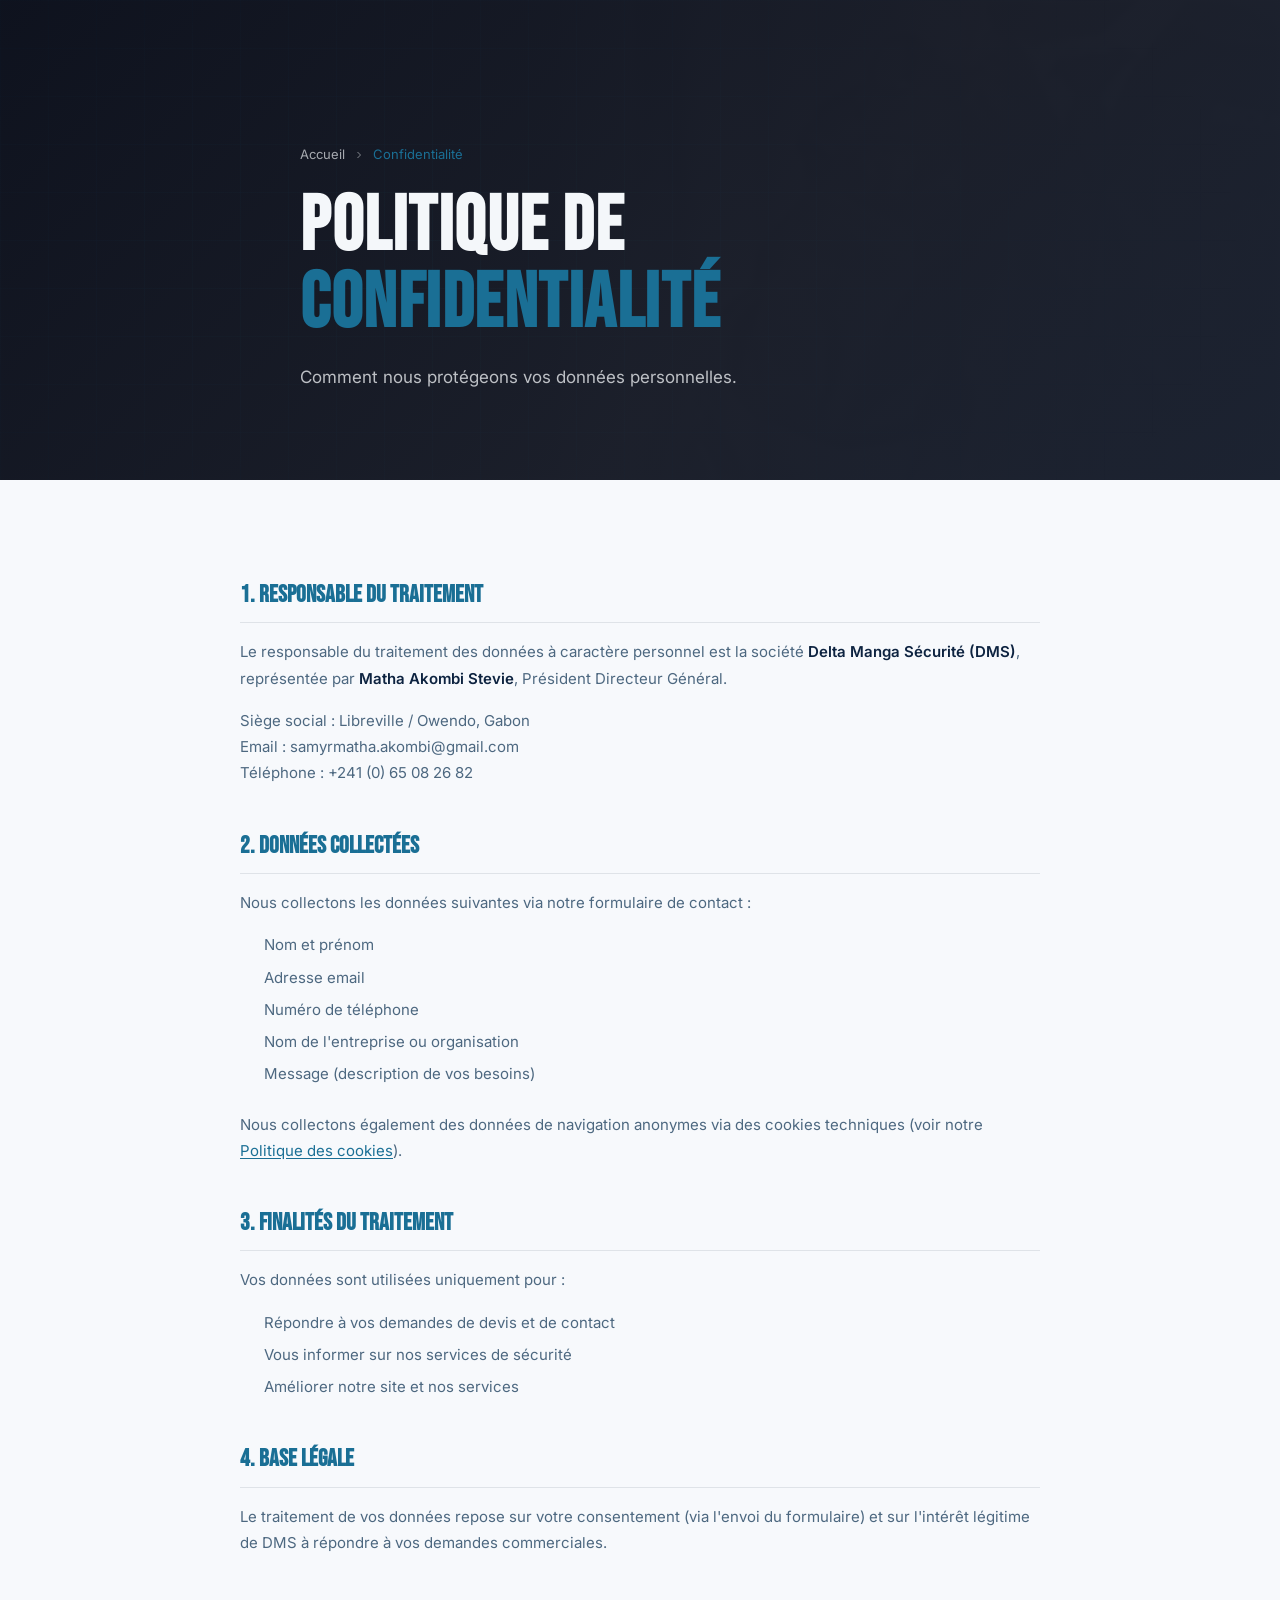
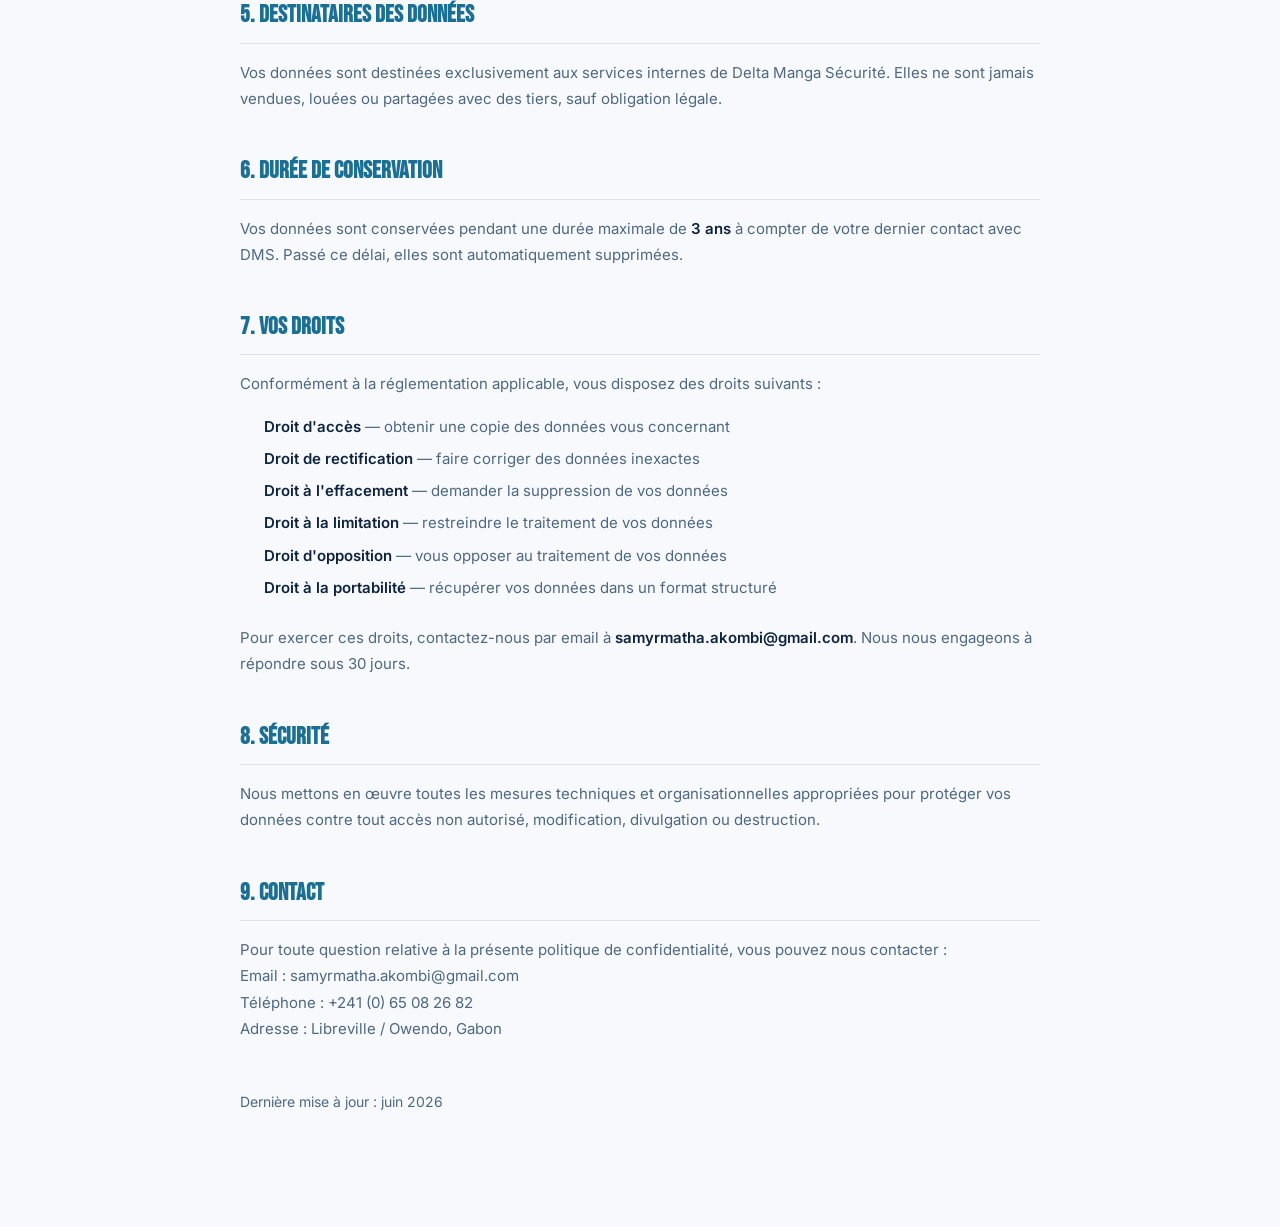
<file: confidentialite.html>
<!doctype html>
<html lang="fr" data-theme="light">
  <head>
    <meta charset="UTF-8" />
    <meta name="viewport" content="width=device-width, initial-scale=1.0" />
    <meta name="description" content="Politique de confidentialité de Delta Manga Sécurité (DMS) — Protection de vos données personnelles, droits RGPD, formulaire de contact. Société de sécurité privée et gardiennage au Gabon." />
    <meta name="keywords" content="confidentialité DMS, politique de confidentialité sécurité gabon, données personnelles dms, rgpd gabon, protection données sécurité privée" />
    <meta name="author" content="Delta Manga Sécurité" />
    <meta name="robots" content="index, follow" />
    <meta name="revisit-after" content="30 days" />
    <title>Confidentialité — Delta Manga Sécurité | Sécurité privée et gardiennage Gabon</title>
    <meta name="geo.region" content="GA" />
    <meta name="geo.placename" content="Libreville, Gabon" />
    <meta name="geo.position" content="0.3901;9.4544" />
    <meta name="ICBM" content="0.3901, 9.4544" />

    <!-- Open Graph -->
    <meta property="og:type" content="website" />
    <meta property="og:title" content="Confidentialité — Delta Manga Sécurité | Sécurité privée Gabon" />
    <meta property="og:description" content="Politique de confidentialité de Delta Manga Sécurité (DMS) — Protection de vos données personnelles." />
    <meta property="og:url" content="https://www.dms-gabon.com/confidentialite.html" />
    <meta property="og:image" content="https://www.dms-gabon.com/assets/img/og-image.jpg" />
    <meta property="og:locale" content="fr_FR" />
    <meta property="og:site_name" content="Delta Manga Sécurité" />

    <!-- Twitter Card -->
    <meta name="twitter:card" content="summary_large_image" />
    <meta name="twitter:title" content="Confidentialité — Delta Manga Sécurité" />
    <meta name="twitter:description" content="Politique de confidentialité de Delta Manga Sécurité — Protection de vos données personnelles." />
    <meta name="twitter:image" content="https://www.dms-gabon.com/assets/img/og-image.jpg" />

    <!-- Canonical -->
    <link rel="canonical" href="https://www.dms-gabon.com/confidentialite.html" />
    <link rel="alternate" hreflang="fr" href="https://www.dms-gabon.com/confidentialite.html" />

    <!-- JSON-LD Structured Data -->
    <script type="application/ld+json">
    {
      "@context": "https://schema.org",
      "@graph": [
        {
          "@type": "Organization",
          "@id": "https://www.dms-gabon.com/#organization",
          "name": "Delta Manga Sécurité",
          "alternateName": "DMS",
          "url": "https://www.dms-gabon.com/",
          "logo": "https://www.dms-gabon.com/assets/img/logo-dms.jpg",
          "description": "Delta Manga Sécurité (DMS) est une entreprise de sécurité au Gabon, société de gardiennage et sécurité privée. Surveillance et gardiennage, agent de sécurité, protection de sites industriels, sécurité événementielle, contrôle d'accès, placement de personnel qualifié.",
          "address": { "@type": "PostalAddress", "addressLocality": "Libreville", "addressRegion": "Estuaire", "addressCountry": "GA" },
          "geo": { "@type": "GeoCoordinates", "latitude": 0.3901, "longitude": 9.4544 },
          "telephone": ["+24165082682", "+24176443424"],
          "email": "samyrmatha.akombi@gmail.com",
          "areaServed": ["Gabon", "Libreville", "Owendo"],
          "sameAs": ["https://wa.me/24165082682"]
        },
        {
          "@type": "WebSite",
          "@id": "https://www.dms-gabon.com/#website",
          "url": "https://www.dms-gabon.com/",
          "name": "Delta Manga Sécurité — DMS Gabon",
          "description": "Entreprise de sécurité et société de gardiennage au Gabon. Sécurité privée au Gabon : surveillance et gardiennage, agent de sécurité, protection de sites industriels, sécurité événementielle. Disponible 24h/24 à Libreville.",
          "inLanguage": "fr-FR",
          "publisher": { "@id": "https://www.dms-gabon.com/#organization" }
        },
        {
          "@type": "LocalBusiness",
          "@id": "https://www.dms-gabon.com/#localbusiness",
          "name": "Delta Manga Sécurité",
          "parentOrganization": { "@id": "https://www.dms-gabon.com/#organization" },
          "url": "https://www.dms-gabon.com/",
          "telephone": ["+24165082682", "+24176443424"],
          "openingHours": "Mo-Su 00:00-23:59",
          "priceRange": "$$",
          "address": { "@type": "PostalAddress", "addressLocality": "Libreville", "addressRegion": "Estuaire", "addressCountry": "GA" },
          "geo": { "@type": "GeoCoordinates", "latitude": 0.3901, "longitude": 9.4544 },
          "image": "https://www.dms-gabon.com/assets/img/og-image.jpg",
          "hasOfferCatalog": {
            "@type": "OfferCatalog",
            "name": "Services de sécurité au Gabon",
            "itemListElement": [
              { "@type": "Offer", "itemOffered": { "@type": "Service", "name": "Surveillance humaine et gardiennage — Gabon" } },
              { "@type": "Offer", "itemOffered": { "@type": "Service", "name": "Sécurité mobile et intervention rapide — Libreville" } },
              { "@type": "Offer", "itemOffered": { "@type": "Service", "name": "Contrôle d'accès et accueil sécurisé — Gabon" } },
              { "@type": "Offer", "itemOffered": { "@type": "Service", "name": "Placement de personnel qualifié en sécurité" } },
              { "@type": "Offer", "itemOffered": { "@type": "Service", "name": "Installation de systèmes de sécurité et vidéosurveillance" } }
            ]
          }
        },
        {
          "@type": "BreadcrumbList",
          "@id": "https://www.dms-gabon.com/confidentialite.html#breadcrumb",
          "itemListElement": [
            { "@type": "ListItem", "position": 1, "name": "Accueil", "item": "https://www.dms-gabon.com/" },
            { "@type": "ListItem", "position": 2, "name": "Confidentialité", "item": "https://www.dms-gabon.com/confidentialite.html" }
          ]
        }
      ]
    }
    </script>

    <link rel="preconnect" href="https://fonts.googleapis.com" />
    <link rel="preconnect" href="https://fonts.gstatic.com" crossorigin />
    <link href="https://fonts.googleapis.com/css2?family=Inter:wght@400;500;600;700;800&family=Playfair+Display:wght@400;500;600;700;800&display=swap" rel="stylesheet" />
    <link rel="stylesheet" href="css/style.css" />
    <link rel="stylesheet" href="css/pages.css" />
    <link rel="icon" href="assets/img/favicon.png" type="image/png" />
  </head>
  <body>

    <!-- ── HERO ──────────────────────────────────────────── -->
    <section class="page-hero page-hero-contact">
      <div class="page-hero-bg">
        <img src="assets/img/hero-dms.jpg" alt="Politique de confidentialité — Delta Manga Sécurité, entreprise de sécurité privée et gardiennage au Gabon">
      </div>
      <div class="page-hero-overlay"></div>
      <div class="page-hero-grid"></div>
      <div class="container" style="position:relative;z-index:1">
        <nav class="breadcrumb">
          <a href="index.html">Accueil</a>
          <svg viewBox="0 0 24 24" fill="none" stroke="currentColor" stroke-width="2" width="12"><polyline points="9 18 15 12 9 6"/></svg>
          <span>Confidentialité</span>
        </nav>
        <div class="page-hero-inner">
          <h1 class="page-hero-title">Politique de <span>confidentialité</span></h1>
          <p class="page-hero-sub">
            Comment nous protégeons vos données personnelles.
          </p>
        </div>
      </div>
    </section>

    <!-- ── CONTENT ───────────────────────────────────────── -->
    <section class="section-pad" style="background:var(--night)">
      <div class="container">
        <div class="legal-content" style="max-width:800px;margin:0 auto">

          <h2>1. Responsable du traitement</h2>
          <p>
            Le responsable du traitement des données à caractère personnel est la société <strong>Delta Manga Sécurité (DMS)</strong>, représentée par <strong>Matha Akombi Stevie</strong>, Président Directeur Général.
          </p>
          <p>
            Siège social : Libreville / Owendo, Gabon<br>
            Email : samyrmatha.akombi@gmail.com<br>
            Téléphone : +241 (0) 65 08 26 82
          </p>

          <h2>2. Données collectées</h2>
          <p>Nous collectons les données suivantes via notre formulaire de contact :</p>
          <ul>
            <li>Nom et prénom</li>
            <li>Adresse email</li>
            <li>Numéro de téléphone</li>
            <li>Nom de l'entreprise ou organisation</li>
            <li>Message (description de vos besoins)</li>
          </ul>
          <p>Nous collectons également des données de navigation anonymes via des cookies techniques (voir notre <a href="cookies.html">Politique des cookies</a>).</p>

          <h2>3. Finalités du traitement</h2>
          <p>Vos données sont utilisées uniquement pour :</p>
          <ul>
            <li>Répondre à vos demandes de devis et de contact</li>
            <li>Vous informer sur nos services de sécurité</li>
            <li>Améliorer notre site et nos services</li>
          </ul>

          <h2>4. Base légale</h2>
          <p>
            Le traitement de vos données repose sur votre consentement (via l'envoi du formulaire) et sur l'intérêt légitime de DMS à répondre à vos demandes commerciales.
          </p>

          <h2>5. Destinataires des données</h2>
          <p>
            Vos données sont destinées exclusivement aux services internes de Delta Manga Sécurité. Elles ne sont jamais vendues, louées ou partagées avec des tiers, sauf obligation légale.
          </p>

          <h2>6. Durée de conservation</h2>
          <p>
            Vos données sont conservées pendant une durée maximale de <strong>3 ans</strong> à compter de votre dernier contact avec DMS. Passé ce délai, elles sont automatiquement supprimées.
          </p>

          <h2>7. Vos droits</h2>
          <p>Conformément à la réglementation applicable, vous disposez des droits suivants :</p>
          <ul>
            <li><strong>Droit d'accès</strong> — obtenir une copie des données vous concernant</li>
            <li><strong>Droit de rectification</strong> — faire corriger des données inexactes</li>
            <li><strong>Droit à l'effacement</strong> — demander la suppression de vos données</li>
            <li><strong>Droit à la limitation</strong> — restreindre le traitement de vos données</li>
            <li><strong>Droit d'opposition</strong> — vous opposer au traitement de vos données</li>
            <li><strong>Droit à la portabilité</strong> — récupérer vos données dans un format structuré</li>
          </ul>
          <p>
            Pour exercer ces droits, contactez-nous par email à <strong>samyrmatha.akombi@gmail.com</strong>. Nous nous engageons à répondre sous 30 jours.
          </p>

          <h2>8. Sécurité</h2>
          <p>
            Nous mettons en œuvre toutes les mesures techniques et organisationnelles appropriées pour protéger vos données contre tout accès non autorisé, modification, divulgation ou destruction.
          </p>

          <h2>9. Contact</h2>
          <p>
            Pour toute question relative à la présente politique de confidentialité, vous pouvez nous contacter :<br>
            Email : samyrmatha.akombi@gmail.com<br>
            Téléphone : +241 (0) 65 08 26 82<br>
            Adresse : Libreville / Owendo, Gabon
          </p>

          <p style="margin-top:3rem;font-size:.875rem;color:var(--muted)">
            Dernière mise à jour : juin 2026
          </p>

        </div>
      </div>
    </section>

    <script src="js/main.js"></script>
  </body>
</html>
</file>
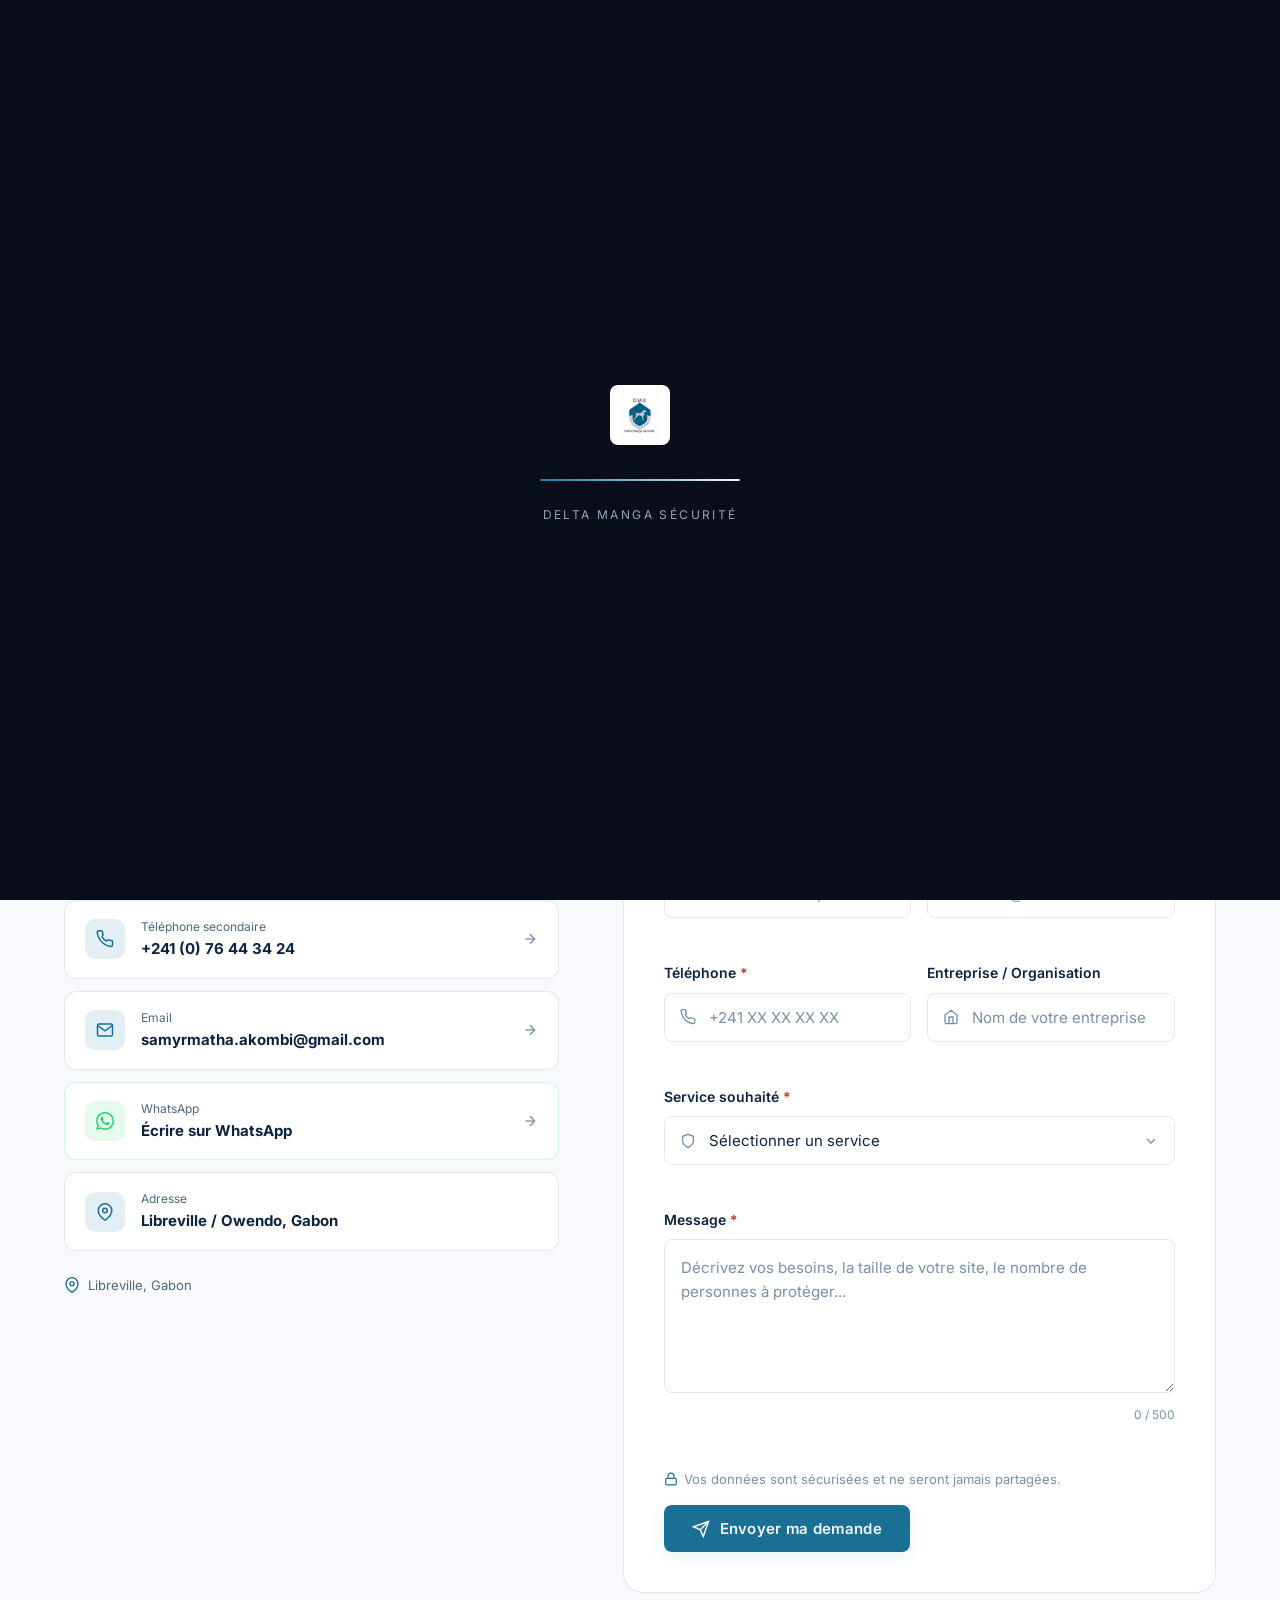
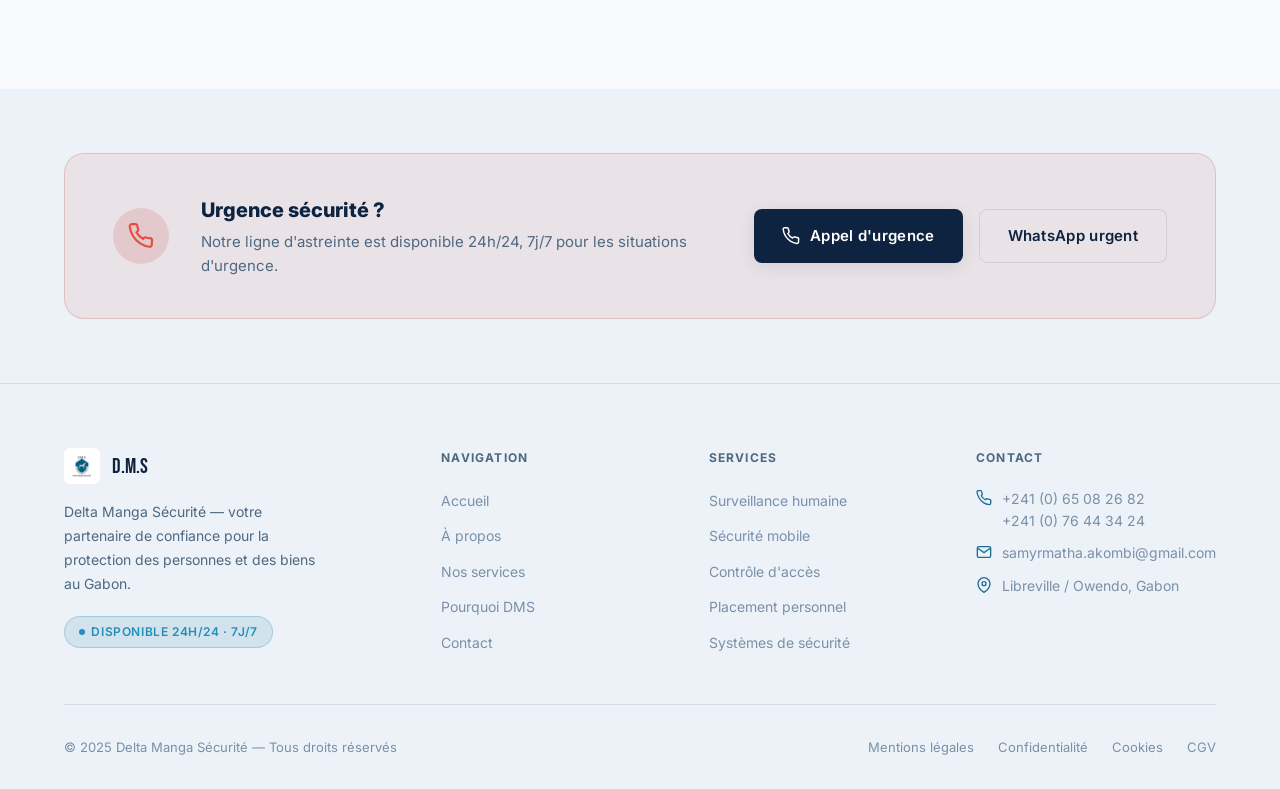
<file: contact.html>
<!doctype html>
<html lang="fr" data-theme="light">
  <head>
    <meta charset="UTF-8" />
    <meta name="viewport" content="width=device-width, initial-scale=1.0" />
    <meta name="description" content="Contactez Delta Manga Sécurité (DMS) — Entreprise de sécurité et société de gardiennage au Gabon. Devis gratuit pour sécurité privée, surveillance et gardiennage, agent de sécurité, protection de sites industriels, sécurité événementielle à Libreville." />
    <meta name="keywords" content="contacter DMS, entreprise de sécurité au gabon, société de gardiennage au gabon, sécurité privée au gabon, surveillance et gardiennage, agent de sécurité, protection de sites industriels, sécurité événementielle, devis sécurité libreville" />
    <meta name="author" content="Delta Manga Sécurité" />
    <meta name="robots" content="index, follow" />
    <title>Contactez Delta Manga Sécurité — Devis gratuit sécurité et gardiennage au Gabon</title>
    <meta name="geo.region" content="GA" />
    <meta name="geo.placename" content="Libreville, Gabon" />
    <meta name="geo.position" content="0.3901;9.4544" />
    <meta name="ICBM" content="0.3901, 9.4544" />

    <!-- Open Graph -->
    <meta property="og:type" content="website" />
    <meta property="og:title" content="Contactez DMS — Devis gratuit sécurité privée et gardiennage au Gabon" />
    <meta property="og:description" content="Contactez Delta Manga Sécurité (DMS) — Entreprise de sécurité et société de gardiennage au Gabon. Devis gratuit : sécurité privée, agent de sécurité, protection de sites industriels, sécurité événementielle à Libreville 24h/24." />
    <meta property="og:url" content="https://www.dms-gabon.com/contact.html" />
    <meta property="og:image" content="https://www.dms-gabon.com/assets/img/og-image.jpg" />
    <meta property="og:locale" content="fr_FR" />
    <meta property="og:site_name" content="Delta Manga Sécurité" />

    <!-- Twitter Card -->
    <meta name="twitter:card" content="summary_large_image" />
    <meta name="twitter:title" content="Contactez DMS — Devis gratuit sécurité au Gabon" />
    <meta name="twitter:description" content="Contactez DMS — entreprise de sécurité et société de gardiennage au Gabon. Devis gratuit : agent de sécurité, surveillance, protection de sites industriels, sécurité événementielle 24h/24." />
    <meta name="twitter:image" content="https://www.dms-gabon.com/assets/img/og-image.jpg" />

    <link rel="canonical" href="https://www.dms-gabon.com/contact.html" />
    <link rel="alternate" hreflang="fr" href="https://www.dms-gabon.com/contact.html" />
    <link rel="icon" type="image/png" href="assets/img/favicon.png" />
    <meta name="theme-color" content="#0b0e14" />
    <link rel="apple-touch-icon" href="assets/img/favicon.png" />
    <link rel="preconnect" href="https://fonts.googleapis.com" />
    <link rel="preconnect" href="https://fonts.gstatic.com" crossorigin />

    <!-- JSON-LD Structured Data -->
    <script type="application/ld+json">
    {
      "@context": "https://schema.org",
      "@graph": [
        {
          "@type": "Organization",
          "@id": "https://www.dms-gabon.com/#organization",
          "name": "Delta Manga Sécurité",
          "alternateName": "DMS",
          "url": "https://www.dms-gabon.com/",
          "logo": "https://www.dms-gabon.com/assets/img/logo-dms.jpg",
          "description": "Delta Manga Sécurité (DMS) est une entreprise de sécurité au Gabon, société de gardiennage et sécurité privée. Surveillance et gardiennage, agent de sécurité, protection de sites industriels, sécurité événementielle, contrôle d'accès, placement de personnel qualifié.",
          "address": { "@type": "PostalAddress", "addressLocality": "Libreville", "addressRegion": "Estuaire", "addressCountry": "GA" },
          "geo": { "@type": "GeoCoordinates", "latitude": 0.3901, "longitude": 9.4544 },
          "telephone": ["+24165082682", "+24176443424"],
          "email": "samyrmatha.akombi@gmail.com",
          "areaServed": ["Gabon", "Libreville", "Owendo"],
          "sameAs": ["https://wa.me/24165082682"],
          "contactPoint": [
            { "@type": "ContactPoint", "telephone": "+24165082682", "contactType": "customer service", "availableLanguage": "French", "hoursAvailable": "Mo-Su 00:00-23:59" },
            { "@type": "ContactPoint", "telephone": "+24176443424", "contactType": "emergency", "availableLanguage": "French", "hoursAvailable": "Mo-Su 00:00-23:59" }
          ],
          "foundingDate": "2019"
        },
        {
          "@type": "WebSite",
          "@id": "https://www.dms-gabon.com/#website",
          "url": "https://www.dms-gabon.com/",
          "name": "Delta Manga Sécurité — DMS Gabon",
          "description": "Entreprise de sécurité et société de gardiennage au Gabon. Sécurité privée au Gabon : surveillance et gardiennage, agent de sécurité, protection de sites industriels, sécurité événementielle. Disponible 24h/24 à Libreville.",
          "inLanguage": "fr-FR",
          "publisher": { "@id": "https://www.dms-gabon.com/#organization" }
        },
        {
          "@type": "LocalBusiness",
          "@id": "https://www.dms-gabon.com/#localbusiness",
          "name": "Delta Manga Sécurité",
          "parentOrganization": { "@id": "https://www.dms-gabon.com/#organization" },
          "url": "https://www.dms-gabon.com/",
          "telephone": ["+24165082682", "+24176443424"],
          "openingHours": "Mo-Su 00:00-23:59",
          "priceRange": "$$",
          "address": { "@type": "PostalAddress", "addressLocality": "Libreville", "addressRegion": "Estuaire", "addressCountry": "GA" },
          "geo": { "@type": "GeoCoordinates", "latitude": 0.3901, "longitude": 9.4544 },
          "image": "https://www.dms-gabon.com/assets/img/og-image.jpg",
          "hasOfferCatalog": {
            "@type": "OfferCatalog",
            "name": "Services de sécurité au Gabon",
            "itemListElement": [
              { "@type": "Offer", "itemOffered": { "@type": "Service", "name": "Surveillance humaine et gardiennage — Gabon" } },
              { "@type": "Offer", "itemOffered": { "@type": "Service", "name": "Sécurité mobile et intervention rapide — Libreville" } },
              { "@type": "Offer", "itemOffered": { "@type": "Service", "name": "Contrôle d'accès et accueil sécurisé — Gabon" } },
              { "@type": "Offer", "itemOffered": { "@type": "Service", "name": "Placement de personnel qualifié en sécurité" } },
              { "@type": "Offer", "itemOffered": { "@type": "Service", "name": "Installation de systèmes de sécurité et vidéosurveillance" } }
            ]
          }
        },
        {
          "@type": "BreadcrumbList",
          "@id": "https://www.dms-gabon.com/contact.html#breadcrumb",
          "itemListElement": [
            { "@type": "ListItem", "position": 1, "name": "Accueil", "item": "https://www.dms-gabon.com/" },
            { "@type": "ListItem", "position": 2, "name": "Contact", "item": "https://www.dms-gabon.com/contact.html" }
          ]
        }
      ]
    }
    </script>

    <link rel="stylesheet" href="css/style.css" />
    <link rel="stylesheet" href="css/contact.css" />
  </head>
  <body>
    <script src="js/components.js"></script>

    <!-- ── PAGE HERO ──────────────────────────────────────── -->
    <section class="page-hero page-hero-contact">
      <div class="page-hero-bg">
        <div class="page-hero-overlay"></div>
      </div>
      <div class="page-hero-grid"></div>
      <div class="container">
        <div class="page-hero-inner" data-reveal>
          <div class="breadcrumb">
            <a href="index.html">Accueil</a>
            <span>/</span>
            <span>Contact</span>
          </div>
          <h1 class="page-hero-title">
            Parlons de votre<br /><span>sécurité</span>
          </h1>
          <p class="page-hero-sub">
            Entreprise de sécurité au Gabon, société de gardiennage, sécurité
            privée, agent de sécurité, protection de sites industriels, sécurité
            événementielle — notre équipe est disponible 24h/24 pour répondre à
            vos besoins.
          </p>
          <div
            style="
              display: flex;
              gap: 0.75rem;
              flex-wrap: wrap;
              margin-top: 1.5rem;
            "
          >
            <span class="badge badge-teal">
              <span class="badge-dot"></span>
              Réponse sous 2h
            </span>
            <span class="badge badge-gold">Devis gratuit</span>
          </div>
        </div>
      </div>
    </section>

    <!-- ── CONTACT MAIN ───────────────────────────────────── -->
    <section
      class="contact-section section-pad"
      style="background: var(--night)"
    >
      <div class="container">
        <div class="contact-grid">
          <!-- LEFT: Info + Map -->
          <div class="contact-info" data-reveal="left">
            <div class="contact-info-block">
              <p class="section-tag">Coordonnées</p>
              <h2 class="section-title" style="font-size: 2.5rem">
                Nous <span>joindre</span>
              </h2>
            </div>

            <div class="contact-channels">
              <a href="tel:+24165082682" class="contact-channel">
                <div class="contact-channel-icon">
                  <svg
                    viewBox="0 0 24 24"
                    fill="none"
                    stroke="currentColor"
                    stroke-width="2"
                  >
                    <path
                      d="M22 16.92v3a2 2 0 0 1-2.18 2 19.79 19.79 0 0 1-8.63-3.07A19.5 19.5 0 0 1 4.69 12 19.79 19.79 0 0 1 1.62 3.38 2 2 0 0 1 3.61 1h3a2 2 0 0 1 2 1.72c.127.96.361 1.903.7 2.81a2 2 0 0 1-.45 2.11L7.91 8.69a16 16 0 0 0 6 6l.91-.91a2 2 0 0 1 2.11-.45c.907.339 1.85.573 2.81.7A2 2 0 0 1 22 16.92z"
                    />
                  </svg>
                </div>
                <div>
                  <span class="contact-channel-label">Téléphone principal</span>
                  <strong class="contact-channel-value"
                    >+241 (0) 65 08 26 82</strong
                  >
                </div>
                <svg
                  viewBox="0 0 24 24"
                  fill="none"
                  stroke="currentColor"
                  stroke-width="2"
                  class="contact-channel-arrow"
                  width="16"
                >
                  <line x1="5" y1="12" x2="19" y2="12" />
                  <polyline points="12 5 19 12 12 19" />
                </svg>
              </a>

              <a href="tel:+24176443424" class="contact-channel">
                <div class="contact-channel-icon">
                  <svg
                    viewBox="0 0 24 24"
                    fill="none"
                    stroke="currentColor"
                    stroke-width="2"
                  >
                    <path
                      d="M22 16.92v3a2 2 0 0 1-2.18 2 19.79 19.79 0 0 1-8.63-3.07A19.5 19.5 0 0 1 4.69 12 19.79 19.79 0 0 1 1.62 3.38 2 2 0 0 1 3.61 1h3a2 2 0 0 1 2 1.72c.127.96.361 1.903.7 2.81a2 2 0 0 1-.45 2.11L7.91 8.69a16 16 0 0 0 6 6l.91-.91a2 2 0 0 1 2.11-.45c.907.339 1.85.573 2.81.7A2 2 0 0 1 22 16.92z"
                    />
                  </svg>
                </div>
                <div>
                  <span class="contact-channel-label"
                    >Téléphone secondaire</span
                  >
                  <strong class="contact-channel-value"
                    >+241 (0) 76 44 34 24</strong
                  >
                </div>
                <svg
                  viewBox="0 0 24 24"
                  fill="none"
                  stroke="currentColor"
                  stroke-width="2"
                  class="contact-channel-arrow"
                  width="16"
                >
                  <line x1="5" y1="12" x2="19" y2="12" />
                  <polyline points="12 5 19 12 12 19" />
                </svg>
              </a>

              <a
                href="mailto:samyrmatha.akombi@gmail.com"
                class="contact-channel"
              >
                <div class="contact-channel-icon">
                  <svg
                    viewBox="0 0 24 24"
                    fill="none"
                    stroke="currentColor"
                    stroke-width="2"
                  >
                    <path
                      d="M4 4h16c1.1 0 2 .9 2 2v12c0 1.1-.9 2-2 2H4c-1.1 0-2-.9-2-2V6c0-1.1.9-2 2-2z"
                    />
                    <polyline points="22,6 12,13 2,6" />
                  </svg>
                </div>
                <div>
                  <span class="contact-channel-label">Email</span>
                  <strong class="contact-channel-value"
                    >samyrmatha.akombi@gmail.com</strong
                  >
                </div>
                <svg
                  viewBox="0 0 24 24"
                  fill="none"
                  stroke="currentColor"
                  stroke-width="2"
                  class="contact-channel-arrow"
                  width="16"
                >
                  <line x1="5" y1="12" x2="19" y2="12" />
                  <polyline points="12 5 19 12 12 19" />
                </svg>
              </a>

              <a
                href="https://wa.me/24165082682"
                target="_blank"
                rel="noopener"
                class="contact-channel contact-channel-wa"
              >
                <div class="contact-channel-icon contact-channel-icon-wa">
                  <svg viewBox="0 0 24 24" fill="currentColor">
                    <path
                      d="M17.472 14.382c-.297-.149-1.758-.867-2.03-.967-.273-.099-.471-.148-.67.15-.197.297-.767.966-.94 1.164-.173.199-.347.223-.644.075-.297-.15-1.255-.463-2.39-1.475-.883-.788-1.48-1.761-1.653-2.059-.173-.297-.018-.458.13-.606.134-.133.298-.347.446-.52.149-.174.198-.298.298-.497.099-.198.05-.371-.025-.52-.075-.149-.669-1.612-.916-2.207-.242-.579-.487-.5-.669-.51-.173-.008-.371-.01-.57-.01-.198 0-.52.074-.792.372-.272.297-1.04 1.016-1.04 2.479 0 1.462 1.065 2.875 1.213 3.074.149.198 2.096 3.2 5.077 4.487.709.306 1.262.489 1.694.625.712.227 1.36.195 1.871.118.571-.085 1.758-.719 2.006-1.413.248-.694.248-1.289.173-1.413-.074-.124-.272-.198-.57-.347m-5.421 7.403h-.004a9.87 9.87 0 0 1-5.031-1.378l-.361-.214-3.741.982.998-3.648-.235-.374a9.86 9.86 0 0 1-1.51-5.26c.001-5.45 4.436-9.884 9.888-9.884 2.64 0 5.122 1.03 6.988 2.898a9.825 9.825 0 0 1 2.893 6.994c-.003 5.45-4.437 9.884-9.885 9.884m8.413-18.297A11.815 11.815 0 0 0 12.05 0C5.495 0 .16 5.335.157 11.892c0 2.096.547 4.142 1.588 5.945L.057 24l6.305-1.654a11.882 11.882 0 0 0 5.683 1.448h.005c6.554 0 11.89-5.335 11.893-11.893a11.821 11.821 0 0 0-3.48-8.413z"
                    />
                  </svg>
                </div>
                <div>
                  <span class="contact-channel-label">WhatsApp</span>
                  <strong class="contact-channel-value"
                    >Écrire sur WhatsApp</strong
                  >
                </div>
                <svg
                  viewBox="0 0 24 24"
                  fill="none"
                  stroke="currentColor"
                  stroke-width="2"
                  class="contact-channel-arrow"
                  width="16"
                >
                  <line x1="5" y1="12" x2="19" y2="12" />
                  <polyline points="12 5 19 12 12 19" />
                </svg>
              </a>

              <div class="contact-channel contact-channel-static">
                <div class="contact-channel-icon">
                  <svg
                    viewBox="0 0 24 24"
                    fill="none"
                    stroke="currentColor"
                    stroke-width="2"
                  >
                    <path d="M21 10c0 7-9 13-9 13s-9-6-9-13a9 9 0 0 1 18 0z" />
                    <circle cx="12" cy="10" r="3" />
                  </svg>
                </div>
                <div>
                  <span class="contact-channel-label">Adresse</span>
                  <strong class="contact-channel-value"
                    >Libreville / Owendo, Gabon</strong
                  >
                </div>
              </div>
            </div>

            <!-- Google Maps -->
            <div class="contact-map">
              <div class="contact-map-label">
                <svg
                  viewBox="0 0 24 24"
                  fill="none"
                  stroke="currentColor"
                  stroke-width="2"
                  width="16"
                >
                  <path d="M21 10c0 7-9 13-9 13s-9-6-9-13a9 9 0 0 1 18 0z" />
                  <circle cx="12" cy="10" r="3" />
                </svg>
                Libreville, Gabon
              </div>
              <iframe
                src="https://www.google.com/maps/embed?pb=!1m18!1m12!1m3!1d127481.66804956788!2d9.390699!3d0.3924!2m3!1f0!2f0!3f0!3m2!1i1024!2i768!4f13.1!3m3!1m2!1s0x107f3abb3b7c79e5%3A0x1c3bfacb76e0b9e3!2sLibreville%2C%20Gabon!5e0!3m2!1sfr!2sfr!4v1699990000000!5m2!1sfr!2sfr"
                width="100%"
                height="220"
                style="
                  border: 0;
                  border-radius: var(--radius);
                  filter: grayscale(1) invert(0.9);
                "
                allowfullscreen=""
                loading="lazy"
                referrerpolicy="no-referrer-when-downgrade"
                title="Localisation Delta Manga Sécurité — Libreville, Gabon"
              >
              </iframe>
            </div>
          </div>

          <!-- RIGHT: Form -->
          <div class="contact-form-wrap" data-reveal="right">
            <div class="contact-form-header">
              <h3>Demande de devis / Contact</h3>
              <p>Réponse garantie sous 2 heures ouvrées</p>
            </div>

            <form
              class="contact-form"
              action="https://formspree.io/f/maqzgjja"
              method="POST"
              id="contact-form"
              novalidate
            >
              <div class="form-row">
                <div class="form-group">
                  <label for="nom" class="form-label"
                    >Nom complet <span class="required">*</span></label
                  >
                  <div class="form-input-wrap">
                    <svg
                      viewBox="0 0 24 24"
                      fill="none"
                      stroke="currentColor"
                      stroke-width="2"
                    >
                      <path d="M20 21v-2a4 4 0 0 0-4-4H8a4 4 0 0 0-4 4v2" />
                      <circle cx="12" cy="7" r="4" />
                    </svg>
                    <input
                      type="text"
                      id="nom"
                      name="Nom du Client"
                      class="form-input"
                      placeholder="Votre nom complet"
                      required
                      autocomplete="name"
                    />
                  </div>
                  <span class="form-error" id="nom-error"></span>
                </div>
                <div class="form-group">
                  <label for="email" class="form-label"
                    >Email <span class="required">*</span></label
                  >
                  <div class="form-input-wrap">
                    <svg
                      viewBox="0 0 24 24"
                      fill="none"
                      stroke="currentColor"
                      stroke-width="2"
                    >
                      <path
                        d="M4 4h16c1.1 0 2 .9 2 2v12c0 1.1-.9 2-2 2H4c-1.1 0-2-.9-2-2V6c0-1.1.9-2 2-2z"
                      />
                      <polyline points="22,6 12,13 2,6" />
                    </svg>
                    <input
                      type="email"
                      id="email"
                      name="Email du Client"
                      class="form-input"
                      placeholder="votre@email.com"
                      required
                      autocomplete="email"
                    />
                  </div>
                  <span class="form-error" id="email-error"></span>
                </div>
              </div>

              <div class="form-row">
                <div class="form-group">
                  <label for="telephone" class="form-label"
                    >Téléphone <span class="required">*</span></label
                  >
                  <div class="form-input-wrap">
                    <svg
                      viewBox="0 0 24 24"
                      fill="none"
                      stroke="currentColor"
                      stroke-width="2"
                    >
                      <path
                        d="M22 16.92v3a2 2 0 0 1-2.18 2 19.79 19.79 0 0 1-8.63-3.07A19.5 19.5 0 0 1 4.69 12 19.79 19.79 0 0 1 1.62 3.38 2 2 0 0 1 3.61 1h3a2 2 0 0 1 2 1.72c.127.96.361 1.903.7 2.81a2 2 0 0 1-.45 2.11L7.91 8.69a16 16 0 0 0 6 6l.91-.91a2 2 0 0 1 2.11-.45c.907.339 1.85.573 2.81.7A2 2 0 0 1 22 16.92z"
                      />
                    </svg>
                    <input
                      type="tel"
                      id="telephone"
                      name="Téléphone du Client"
                      class="form-input"
                      placeholder="+241 XX XX XX XX"
                      required
                      autocomplete="tel"
                    />
                  </div>
                  <span class="form-error" id="telephone-error"></span>
                </div>
                <div class="form-group">
                  <label for="entreprise" class="form-label"
                    >Entreprise / Organisation</label
                  >
                  <div class="form-input-wrap">
                    <svg
                      viewBox="0 0 24 24"
                      fill="none"
                      stroke="currentColor"
                      stroke-width="2"
                    >
                      <path
                        d="M3 9l9-7 9 7v11a2 2 0 0 1-2 2H5a2 2 0 0 1-2-2z"
                      />
                      <polyline points="9 22 9 12 15 12 15 22" />
                    </svg>
                    <input
                      type="text"
                      id="entreprise"
                      name="Entreprise / Organisation"
                      class="form-input"
                      placeholder="Nom de votre entreprise"
                      autocomplete="organization"
                    />
                  </div>
                </div>
              </div>

              <div class="form-group">
                <label for="service" class="form-label"
                  >Service souhaité <span class="required">*</span></label
                >
                <div class="form-select-wrap">
                  <svg
                    viewBox="0 0 24 24"
                    fill="none"
                    stroke="currentColor"
                    stroke-width="2"
                  >
                    <path d="M12 22s8-4 8-10V5l-8-3-8 3v7c0 6 8 10 8 10z" />
                  </svg>
                  <select
                    id="service"
                    name="Service souhaité"
                    class="form-select"
                    required
                  >
                    <option value="">Sélectionner un service</option>
                    <option
                      value="surveillance"
                      name="Surveillance &amp; sécurité humaine"
                    >
                      Surveillance &amp; sécurité humaine
                    </option>
                    <option
                      value="mobile"
                      name="Sécurité mobile &amp; intervention"
                    >
                      Sécurité mobile &amp; intervention
                    </option>
                    <option value="acces" name="Contrôle d'accès &amp; accueil">
                      Contrôle d'accès &amp; accueil
                    </option>
                    <option
                      value="placement"
                      name="Placement de personnel qualifié"
                    >
                      Placement de personnel qualifié
                    </option>
                    <option
                      value="systemes"
                      name="Installation systèmes de sécurité"
                    >
                      Installation systèmes de sécurité
                    </option>
                    <option value="multiple" name="Plusieurs services">
                      Plusieurs services
                    </option>
                    <option value="autre" name="Autre demande">
                      Autre demande
                    </option>
                  </select>
                  <svg
                    viewBox="0 0 24 24"
                    fill="none"
                    stroke="currentColor"
                    stroke-width="2"
                    class="form-select-arrow"
                    width="16"
                  >
                    <polyline points="6 9 12 15 18 9" />
                  </svg>
                </div>
                <span class="form-error" id="service-error"></span>
              </div>

              <div class="form-group">
                <label for="message" class="form-label"
                  >Message <span class="required">*</span></label
                >
                <textarea
                  id="message"
                  name="Message du Client"
                  class="form-textarea"
                  placeholder="Décrivez vos besoins, la taille de votre site, le nombre de personnes à protéger..."
                  rows="5"
                  required
                ></textarea>
                <div class="form-char-count">
                  <span id="char-count">0</span> / 500
                </div>
                <span class="form-error" id="message-error"></span>
              </div>

              <!-- Anti-spam honeypot -->
              <input
                type="text"
                name="_honey"
                style="display: none"
                tabindex="-1"
                autocomplete="off"
              />

              <div class="form-footer">
                <p class="form-privacy">
                  <svg
                    viewBox="0 0 24 24"
                    fill="none"
                    stroke="currentColor"
                    stroke-width="2"
                    width="14"
                  >
                    <rect x="3" y="11" width="18" height="11" rx="2" ry="2" />
                    <path d="M7 11V7a5 5 0 0 1 10 0v4" />
                  </svg>
                  Vos données sont sécurisées et ne seront jamais partagées.
                </p>
                <button
                  type="submit"
                  class="btn btn-primary form-submit"
                  id="submit-btn"
                >
                  <svg
                    viewBox="0 0 24 24"
                    fill="none"
                    stroke="currentColor"
                    stroke-width="2"
                    width="18"
                  >
                    <line x1="22" y1="2" x2="11" y2="13" />
                    <polygon points="22 2 15 22 11 13 2 9 22 2" />
                  </svg>
                  <span class="submit-text">Envoyer ma demande</span>
                  <span class="submit-loading" style="display: none">
                    <svg
                      viewBox="0 0 24 24"
                      fill="none"
                      stroke="currentColor"
                      stroke-width="2"
                      width="18"
                      style="animation: spin 0.8s linear infinite"
                    >
                      <path d="M21 12a9 9 0 1 1-6.219-8.56" />
                    </svg>
                    Envoi en cours...
                  </span>
                </button>
              </div>

              <!-- Success state -->
              <div class="form-success" id="form-success" style="display: none">
                <div class="form-success-icon">
                  <svg
                    viewBox="0 0 24 24"
                    fill="none"
                    stroke="currentColor"
                    stroke-width="2"
                  >
                    <path d="M22 11.08V12a10 10 0 1 1-5.93-9.14" />
                    <polyline points="22 4 12 14.01 9 11.01" />
                  </svg>
                </div>
                <h4>Message envoyé !</h4>
                <p>
                  Merci de nous avoir contacté. Notre équipe reviendra vers vous
                  dans les 2 heures.
                </p>
                <div
                  style="
                    display: flex;
                    gap: 1rem;
                    justify-content: center;
                    margin-top: 1.5rem;
                    flex-wrap: wrap;
                  "
                >
                  <a href="tel:+24165082682" class="btn btn-primary"
                    >Appeler maintenant</a
                  >
                  <a href="index.html" class="btn btn-outline"
                    >Retour à l'accueil</a
                  >
                </div>
              </div>
            </form>
          </div>
        </div>
      </div>
    </section>

    <!-- ── URGENCE ────────────────────────────────────────── -->
    <section
      class="urgence-section section-pad-sm"
      style="background: var(--deep)"
    >
      <div class="container">
        <div class="urgence-card" data-reveal>
          <div class="urgence-icon">
            <svg
              viewBox="0 0 24 24"
              fill="none"
              stroke="currentColor"
              stroke-width="2"
            >
              <path
                d="M22 16.92v3a2 2 0 0 1-2.18 2 19.79 19.79 0 0 1-8.63-3.07A19.5 19.5 0 0 1 4.69 12 19.79 19.79 0 0 1 1.62 3.38 2 2 0 0 1 3.61 1h3a2 2 0 0 1 2 1.72c.127.96.361 1.903.7 2.81a2 2 0 0 1-.45 2.11L7.91 8.69a16 16 0 0 0 6 6l.91-.91a2 2 0 0 1 2.11-.45c.907.339 1.85.573 2.81.7A2 2 0 0 1 22 16.92z"
              />
            </svg>
          </div>
          <div class="urgence-text">
            <h3>Urgence sécurité ?</h3>
            <p>
              Notre ligne d'astreinte est disponible 24h/24, 7j/7 pour les
              situations d'urgence.
            </p>
          </div>
          <div class="urgence-actions">
            <a href="tel:+24165082682" class="btn btn-gold">
              <svg
                viewBox="0 0 24 24"
                fill="none"
                stroke="currentColor"
                stroke-width="2"
                width="16"
              >
                <path
                  d="M22 16.92v3a2 2 0 0 1-2.18 2 19.79 19.79 0 0 1-8.63-3.07A19.5 19.5 0 0 1 4.69 12 19.79 19.79 0 0 1 1.62 3.38 2 2 0 0 1 3.61 1h3a2 2 0 0 1 2 1.72c.127.96.361 1.903.7 2.81a2 2 0 0 1-.45 2.11L7.91 8.69a16 16 0 0 0 6 6l.91-.91a2 2 0 0 1 2.11-.45c.907.339 1.85.573 2.81.7A2 2 0 0 1 22 16.92z"
                />
              </svg>
              Appel d'urgence
            </a>
            <a
              href="https://wa.me/24165082682"
              target="_blank"
              rel="noopener"
              class="btn btn-outline"
            >
              WhatsApp urgent
            </a>
          </div>
        </div>
      </div>
    </section>

    <script src="js/main.js"></script>
    <script src="js/contact.js"></script>
  </body>
</html>
</file>
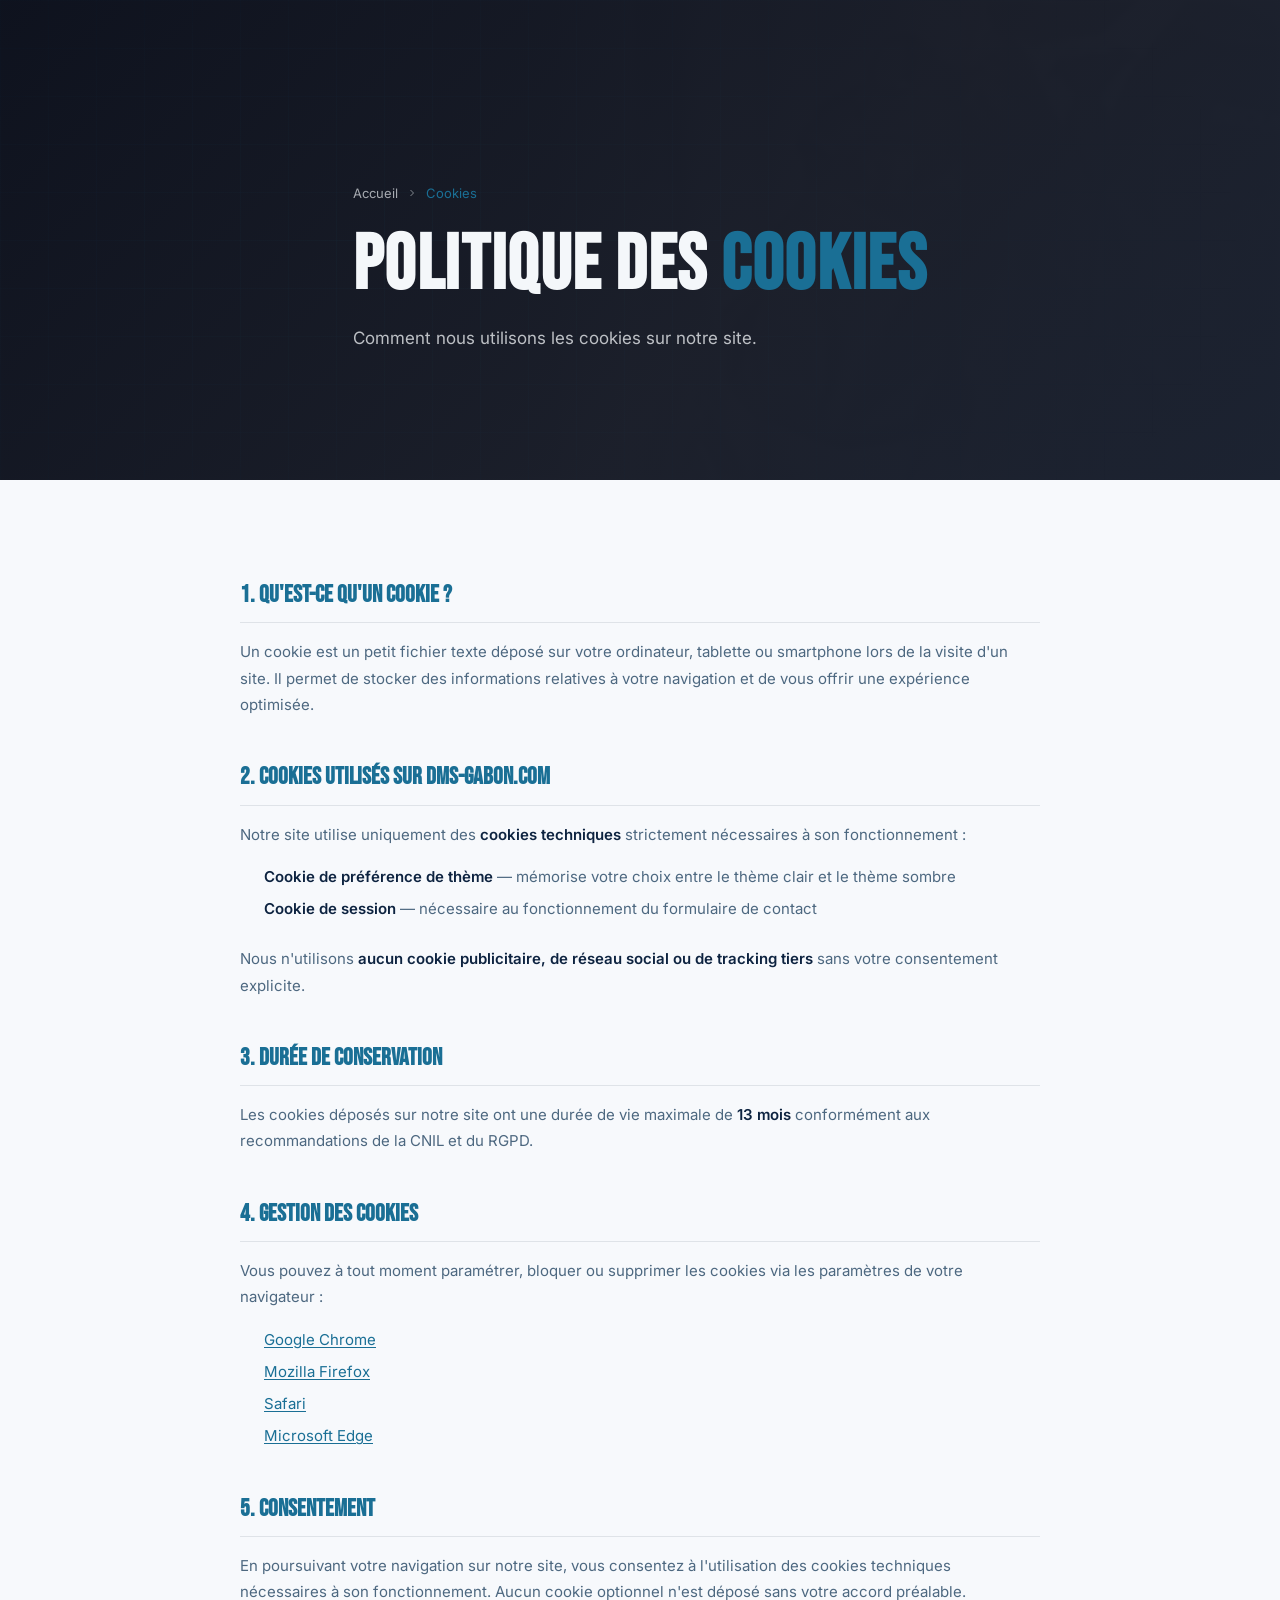
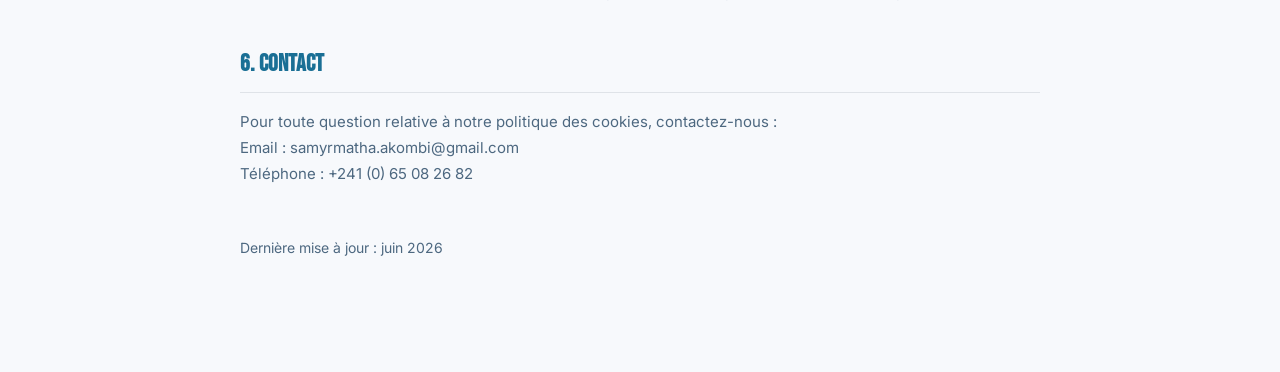
<file: cookies.html>
<!doctype html>
<html lang="fr" data-theme="light">
  <head>
    <meta charset="UTF-8" />
    <meta name="viewport" content="width=device-width, initial-scale=1.0" />
    <meta name="description" content="Politique des cookies de Delta Manga Sécurité (DMS) — Gestion des cookies, cookies techniques, analytiques, paramétrage. Société de sécurité privée et gardiennage au Gabon." />
    <meta name="keywords" content="cookies DMS, politique cookies sécurité gabon, gestion des cookies, delta manga sécurité cookies, protection données site sécurité" />
    <meta name="author" content="Delta Manga Sécurité" />
    <meta name="robots" content="index, follow" />
    <meta name="revisit-after" content="30 days" />
    <title>Politique des cookies — Delta Manga Sécurité | Sécurité privée Gabon</title>
    <meta name="geo.region" content="GA" />
    <meta name="geo.placename" content="Libreville, Gabon" />
    <meta name="geo.position" content="0.3901;9.4544" />
    <meta name="ICBM" content="0.3901, 9.4544" />

    <!-- Open Graph -->
    <meta property="og:type" content="website" />
    <meta property="og:title" content="Politique des cookies — Delta Manga Sécurité | Sécurité privée Gabon" />
    <meta property="og:description" content="Politique des cookies de Delta Manga Sécurité — Gestion des cookies sur le site dms-gabon.com." />
    <meta property="og:url" content="https://www.dms-gabon.com/cookies.html" />
    <meta property="og:image" content="https://www.dms-gabon.com/assets/img/og-image.jpg" />
    <meta property="og:locale" content="fr_FR" />
    <meta property="og:site_name" content="Delta Manga Sécurité" />

    <!-- Twitter Card -->
    <meta name="twitter:card" content="summary_large_image" />
    <meta name="twitter:title" content="Politique des cookies — Delta Manga Sécurité" />
    <meta name="twitter:description" content="Politique des cookies de Delta Manga Sécurité — dms-gabon.com." />
    <meta name="twitter:image" content="https://www.dms-gabon.com/assets/img/og-image.jpg" />

    <!-- Canonical -->
    <link rel="canonical" href="https://www.dms-gabon.com/cookies.html" />
    <link rel="alternate" hreflang="fr" href="https://www.dms-gabon.com/cookies.html" />

    <!-- JSON-LD Structured Data -->
    <script type="application/ld+json">
    {
      "@context": "https://schema.org",
      "@graph": [
        {
          "@type": "Organization",
          "@id": "https://www.dms-gabon.com/#organization",
          "name": "Delta Manga Sécurité",
          "alternateName": "DMS",
          "url": "https://www.dms-gabon.com/",
          "logo": "https://www.dms-gabon.com/assets/img/logo-dms.jpg",
          "description": "Delta Manga Sécurité (DMS) est une entreprise de sécurité au Gabon, société de gardiennage et sécurité privée. Surveillance et gardiennage, agent de sécurité, protection de sites industriels, sécurité événementielle, contrôle d'accès, placement de personnel qualifié.",
          "address": { "@type": "PostalAddress", "addressLocality": "Libreville", "addressRegion": "Estuaire", "addressCountry": "GA" },
          "geo": { "@type": "GeoCoordinates", "latitude": 0.3901, "longitude": 9.4544 },
          "telephone": ["+24165082682", "+24176443424"],
          "email": "samyrmatha.akombi@gmail.com",
          "areaServed": ["Gabon", "Libreville", "Owendo"],
          "sameAs": ["https://wa.me/24165082682"]
        },
        {
          "@type": "WebSite",
          "@id": "https://www.dms-gabon.com/#website",
          "url": "https://www.dms-gabon.com/",
          "name": "Delta Manga Sécurité — DMS Gabon",
          "description": "Entreprise de sécurité et société de gardiennage au Gabon. Sécurité privée au Gabon : surveillance et gardiennage, agent de sécurité, protection de sites industriels, sécurité événementielle. Disponible 24h/24 à Libreville.",
          "inLanguage": "fr-FR",
          "publisher": { "@id": "https://www.dms-gabon.com/#organization" }
        },
        {
          "@type": "LocalBusiness",
          "@id": "https://www.dms-gabon.com/#localbusiness",
          "name": "Delta Manga Sécurité",
          "parentOrganization": { "@id": "https://www.dms-gabon.com/#organization" },
          "url": "https://www.dms-gabon.com/",
          "telephone": ["+24165082682", "+24176443424"],
          "openingHours": "Mo-Su 00:00-23:59",
          "priceRange": "$$",
          "address": { "@type": "PostalAddress", "addressLocality": "Libreville", "addressRegion": "Estuaire", "addressCountry": "GA" },
          "geo": { "@type": "GeoCoordinates", "latitude": 0.3901, "longitude": 9.4544 },
          "image": "https://www.dms-gabon.com/assets/img/og-image.jpg",
          "hasOfferCatalog": {
            "@type": "OfferCatalog",
            "name": "Services de sécurité au Gabon",
            "itemListElement": [
              { "@type": "Offer", "itemOffered": { "@type": "Service", "name": "Surveillance humaine et gardiennage — Gabon" } },
              { "@type": "Offer", "itemOffered": { "@type": "Service", "name": "Sécurité mobile et intervention rapide — Libreville" } },
              { "@type": "Offer", "itemOffered": { "@type": "Service", "name": "Contrôle d'accès et accueil sécurisé — Gabon" } },
              { "@type": "Offer", "itemOffered": { "@type": "Service", "name": "Placement de personnel qualifié en sécurité" } },
              { "@type": "Offer", "itemOffered": { "@type": "Service", "name": "Installation de systèmes de sécurité et vidéosurveillance" } }
            ]
          }
        },
        {
          "@type": "BreadcrumbList",
          "@id": "https://www.dms-gabon.com/cookies.html#breadcrumb",
          "itemListElement": [
            { "@type": "ListItem", "position": 1, "name": "Accueil", "item": "https://www.dms-gabon.com/" },
            { "@type": "ListItem", "position": 2, "name": "Cookies", "item": "https://www.dms-gabon.com/cookies.html" }
          ]
        }
      ]
    }
    </script>

    <link rel="preconnect" href="https://fonts.googleapis.com" />
    <link rel="preconnect" href="https://fonts.gstatic.com" crossorigin />
    <link href="https://fonts.googleapis.com/css2?family=Inter:wght@400;500;600;700;800&family=Playfair+Display:wght@400;500;600;700;800&display=swap" rel="stylesheet" />
    <link rel="stylesheet" href="css/style.css" />
    <link rel="stylesheet" href="css/pages.css" />
    <link rel="icon" href="assets/img/favicon.png" type="image/png" />
  </head>
  <body>

    <!-- ── HERO ──────────────────────────────────────────── -->
    <section class="page-hero page-hero-contact">
      <div class="page-hero-bg">
        <img src="assets/img/hero-dms.jpg" alt="Politique des cookies — Delta Manga Sécurité, société de sécurité privée au Gabon">
      </div>
      <div class="page-hero-overlay"></div>
      <div class="page-hero-grid"></div>
      <div class="container" style="position:relative;z-index:1">
        <nav class="breadcrumb">
          <a href="index.html">Accueil</a>
          <svg viewBox="0 0 24 24" fill="none" stroke="currentColor" stroke-width="2" width="12"><polyline points="9 18 15 12 9 6"/></svg>
          <span>Cookies</span>
        </nav>
        <div class="page-hero-inner">
          <h1 class="page-hero-title">Politique des <span>cookies</span></h1>
          <p class="page-hero-sub">
            Comment nous utilisons les cookies sur notre site.
          </p>
        </div>
      </div>
    </section>

    <!-- ── CONTENT ───────────────────────────────────────── -->
    <section class="section-pad" style="background:var(--night)">
      <div class="container">
        <div class="legal-content" style="max-width:800px;margin:0 auto">

          <h2>1. Qu'est-ce qu'un cookie ?</h2>
          <p>
            Un cookie est un petit fichier texte déposé sur votre ordinateur, tablette ou smartphone lors de la visite d'un site. Il permet de stocker des informations relatives à votre navigation et de vous offrir une expérience optimisée.
          </p>

          <h2>2. Cookies utilisés sur dms-gabon.com</h2>
          <p>Notre site utilise uniquement des <strong>cookies techniques</strong> strictement nécessaires à son fonctionnement :</p>
          <ul>
            <li><strong>Cookie de préférence de thème</strong> — mémorise votre choix entre le thème clair et le thème sombre</li>
            <li><strong>Cookie de session</strong> — nécessaire au fonctionnement du formulaire de contact</li>
          </ul>
          <p>
            Nous n'utilisons <strong>aucun cookie publicitaire, de réseau social ou de tracking tiers</strong> sans votre consentement explicite.
          </p>

          <h2>3. Durée de conservation</h2>
          <p>
            Les cookies déposés sur notre site ont une durée de vie maximale de <strong>13 mois</strong> conformément aux recommandations de la CNIL et du RGPD.
          </p>

          <h2>4. Gestion des cookies</h2>
          <p>
            Vous pouvez à tout moment paramétrer, bloquer ou supprimer les cookies via les paramètres de votre navigateur :
          </p>
          <ul>
            <li><a href="https://support.google.com/chrome/answer/95647" target="_blank" rel="noopener">Google Chrome</a></li>
            <li><a href="https://support.mozilla.org/fr/kb/effacer-les-cookies" target="_blank" rel="noopener">Mozilla Firefox</a></li>
            <li><a href="https://support.apple.com/fr-fr/guide/safari/sfri11471/mac" target="_blank" rel="noopener">Safari</a></li>
            <li><a href="https://support.microsoft.com/fr-fr/help/17479/windows-internet-explorer-11-delete-manage-cookies" target="_blank" rel="noopener">Microsoft Edge</a></li>
          </ul>

          <h2>5. Consentement</h2>
          <p>
            En poursuivant votre navigation sur notre site, vous consentez à l'utilisation des cookies techniques nécessaires à son fonctionnement. Aucun cookie optionnel n'est déposé sans votre accord préalable.
          </p>

          <h2>6. Contact</h2>
          <p>
            Pour toute question relative à notre politique des cookies, contactez-nous :<br>
            Email : samyrmatha.akombi@gmail.com<br>
            Téléphone : +241 (0) 65 08 26 82
          </p>

          <p style="margin-top:3rem;font-size:.875rem;color:var(--muted)">
            Dernière mise à jour : juin 2026
          </p>

        </div>
      </div>
    </section>

    <script src="js/main.js"></script>
  </body>
</html>
</file>
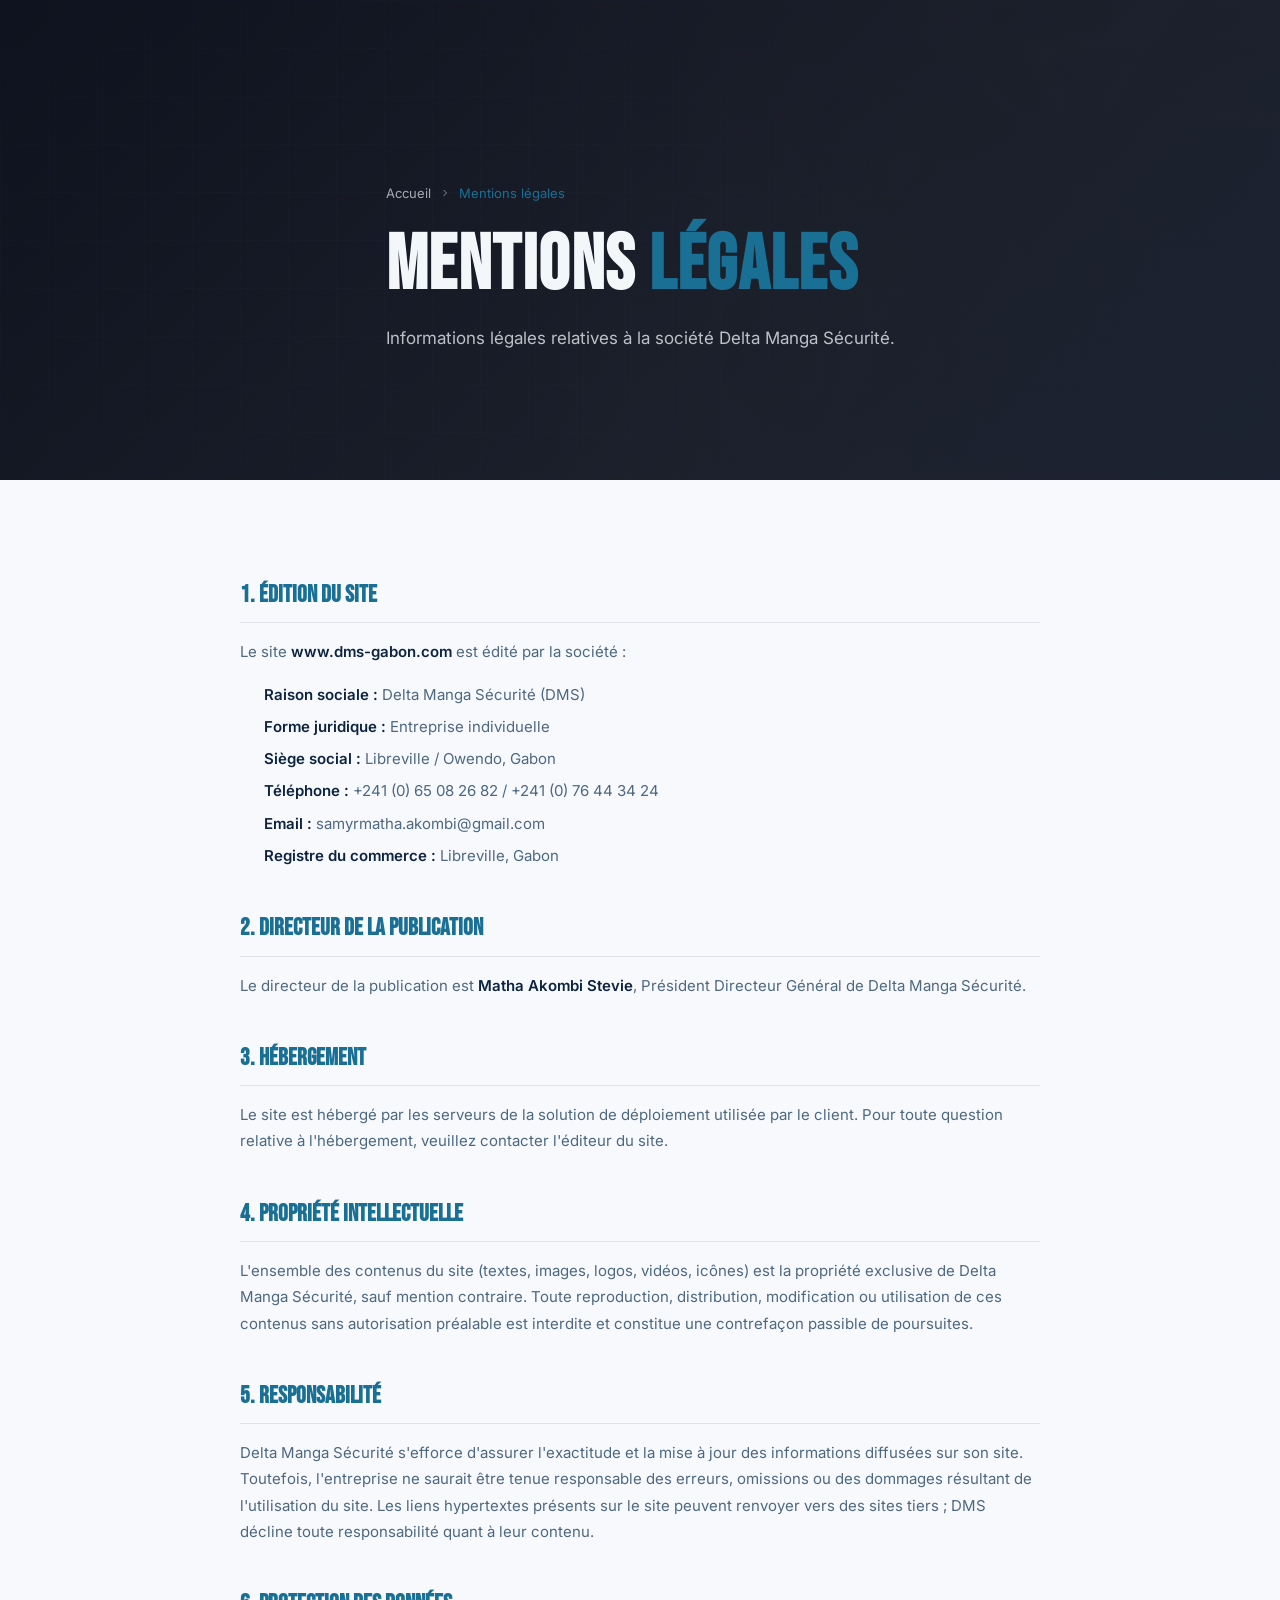
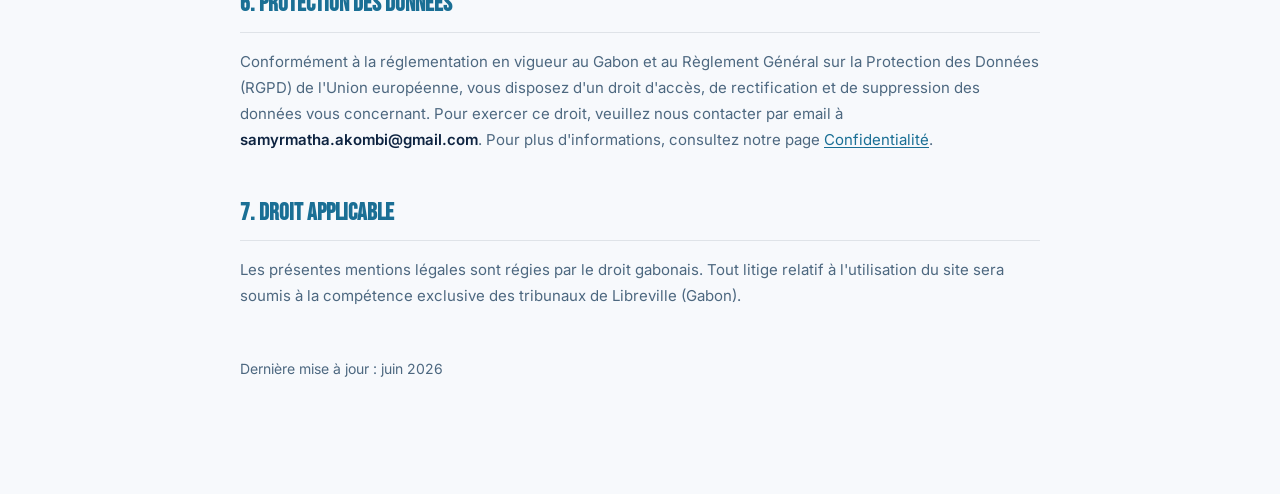
<file: mentions-legales.html>
<!doctype html>
<html lang="fr" data-theme="light">
  <head>
    <meta charset="UTF-8" />
    <meta name="viewport" content="width=device-width, initial-scale=1.0" />
    <meta name="description" content="Mentions légales de Delta Manga Sécurité (DMS) — Société de sécurité privée, gardiennage et sûreté basée à Libreville, Gabon. RCS, siège social, directeur de la publication." />
    <meta name="keywords" content="mentions légales DMS, delta manga sécurité mentions légales, sécurité privée gabon mentions légales, RCS libreville, entreprise gardiennage gabon mentions légales" />
    <meta name="author" content="Delta Manga Sécurité" />
    <meta name="robots" content="index, follow" />
    <meta name="revisit-after" content="30 days" />
    <title>Mentions légales — Delta Manga Sécurité | Sécurité privée et gardiennage Gabon</title>
    <meta name="geo.region" content="GA" />
    <meta name="geo.placename" content="Libreville, Gabon" />
    <meta name="geo.position" content="0.3901;9.4544" />
    <meta name="ICBM" content="0.3901, 9.4544" />

    <!-- Open Graph -->
    <meta property="og:type" content="website" />
    <meta property="og:title" content="Mentions légales — Delta Manga Sécurité | Sécurité privée Gabon" />
    <meta property="og:description" content="Mentions légales de Delta Manga Sécurité (DMS) — Société de sécurité privée, gardiennage et sûreté basée à Libreville, Gabon." />
    <meta property="og:url" content="https://www.dms-gabon.com/mentions-legales.html" />
    <meta property="og:image" content="https://www.dms-gabon.com/assets/img/og-image.jpg" />
    <meta property="og:locale" content="fr_FR" />
    <meta property="og:site_name" content="Delta Manga Sécurité" />

    <!-- Twitter Card -->
    <meta name="twitter:card" content="summary_large_image" />
    <meta name="twitter:title" content="Mentions légales — Delta Manga Sécurité" />
    <meta name="twitter:description" content="Mentions légales de Delta Manga Sécurité (DMS) — Libreville, Gabon." />
    <meta name="twitter:image" content="https://www.dms-gabon.com/assets/img/og-image.jpg" />

    <!-- Canonical -->
    <link rel="canonical" href="https://www.dms-gabon.com/mentions-legales.html" />
    <link rel="alternate" hreflang="fr" href="https://www.dms-gabon.com/mentions-legales.html" />

    <!-- JSON-LD Structured Data -->
    <script type="application/ld+json">
    {
      "@context": "https://schema.org",
      "@graph": [
        {
          "@type": "Organization",
          "@id": "https://www.dms-gabon.com/#organization",
          "name": "Delta Manga Sécurité",
          "alternateName": "DMS",
          "url": "https://www.dms-gabon.com/",
          "logo": "https://www.dms-gabon.com/assets/img/logo-dms.jpg",
          "description": "Delta Manga Sécurité (DMS) est une entreprise de sécurité au Gabon, société de gardiennage et sécurité privée. Surveillance et gardiennage, agent de sécurité, protection de sites industriels, sécurité événementielle, contrôle d'accès, placement de personnel qualifié.",
          "address": { "@type": "PostalAddress", "addressLocality": "Libreville", "addressRegion": "Estuaire", "addressCountry": "GA" },
          "geo": { "@type": "GeoCoordinates", "latitude": 0.3901, "longitude": 9.4544 },
          "telephone": ["+24165082682", "+24176443424"],
          "email": "samyrmatha.akombi@gmail.com",
          "areaServed": ["Gabon", "Libreville", "Owendo"],
          "sameAs": ["https://wa.me/24165082682"]
        },
        {
          "@type": "WebSite",
          "@id": "https://www.dms-gabon.com/#website",
          "url": "https://www.dms-gabon.com/",
          "name": "Delta Manga Sécurité — DMS Gabon",
          "description": "Entreprise de sécurité et société de gardiennage au Gabon. Sécurité privée au Gabon : surveillance et gardiennage, agent de sécurité, protection de sites industriels, sécurité événementielle. Disponible 24h/24 à Libreville.",
          "inLanguage": "fr-FR",
          "publisher": { "@id": "https://www.dms-gabon.com/#organization" }
        },
        {
          "@type": "LocalBusiness",
          "@id": "https://www.dms-gabon.com/#localbusiness",
          "name": "Delta Manga Sécurité",
          "parentOrganization": { "@id": "https://www.dms-gabon.com/#organization" },
          "url": "https://www.dms-gabon.com/",
          "telephone": ["+24165082682", "+24176443424"],
          "openingHours": "Mo-Su 00:00-23:59",
          "priceRange": "$$",
          "address": { "@type": "PostalAddress", "addressLocality": "Libreville", "addressRegion": "Estuaire", "addressCountry": "GA" },
          "geo": { "@type": "GeoCoordinates", "latitude": 0.3901, "longitude": 9.4544 },
          "image": "https://www.dms-gabon.com/assets/img/og-image.jpg",
          "hasOfferCatalog": {
            "@type": "OfferCatalog",
            "name": "Services de sécurité au Gabon",
            "itemListElement": [
              { "@type": "Offer", "itemOffered": { "@type": "Service", "name": "Surveillance humaine et gardiennage — Gabon" } },
              { "@type": "Offer", "itemOffered": { "@type": "Service", "name": "Sécurité mobile et intervention rapide — Libreville" } },
              { "@type": "Offer", "itemOffered": { "@type": "Service", "name": "Contrôle d'accès et accueil sécurisé — Gabon" } },
              { "@type": "Offer", "itemOffered": { "@type": "Service", "name": "Placement de personnel qualifié en sécurité" } },
              { "@type": "Offer", "itemOffered": { "@type": "Service", "name": "Installation de systèmes de sécurité et vidéosurveillance" } }
            ]
          }
        },
        {
          "@type": "BreadcrumbList",
          "@id": "https://www.dms-gabon.com/mentions-legales.html#breadcrumb",
          "itemListElement": [
            { "@type": "ListItem", "position": 1, "name": "Accueil", "item": "https://www.dms-gabon.com/" },
            { "@type": "ListItem", "position": 2, "name": "Mentions légales", "item": "https://www.dms-gabon.com/mentions-legales.html" }
          ]
        }
      ]
    }
    </script>

    <link rel="preconnect" href="https://fonts.googleapis.com" />
    <link rel="preconnect" href="https://fonts.gstatic.com" crossorigin />
    <link href="https://fonts.googleapis.com/css2?family=Inter:wght@400;500;600;700;800&family=Playfair+Display:wght@400;500;600;700;800&display=swap" rel="stylesheet" />
    <link rel="stylesheet" href="css/style.css" />
    <link rel="stylesheet" href="css/pages.css" />
    <link rel="icon" href="assets/img/favicon.png" type="image/png" />
  </head>
  <body>

    <!-- ── HERO ──────────────────────────────────────────── -->
    <section class="page-hero page-hero-contact">
      <div class="page-hero-bg">
        <img src="assets/img/hero-dms.jpg" alt="Mentions légales — Delta Manga Sécurité, entreprise de sécurité privée et gardiennage au Gabon">
      </div>
      <div class="page-hero-overlay"></div>
      <div class="page-hero-grid"></div>
      <div class="container" style="position:relative;z-index:1">
        <nav class="breadcrumb">
          <a href="index.html">Accueil</a>
          <svg viewBox="0 0 24 24" fill="none" stroke="currentColor" stroke-width="2" width="12"><polyline points="9 18 15 12 9 6"/></svg>
          <span>Mentions légales</span>
        </nav>
        <div class="page-hero-inner">
          <h1 class="page-hero-title">Mentions <span>légales</span></h1>
          <p class="page-hero-sub">
            Informations légales relatives à la société Delta Manga Sécurité.
          </p>
        </div>
      </div>
    </section>

    <!-- ── CONTENT ───────────────────────────────────────── -->
    <section class="section-pad" style="background:var(--night)">
      <div class="container">
        <div class="legal-content" style="max-width:800px;margin:0 auto">

          <h2>1. Édition du site</h2>
          <p>
            Le site <strong>www.dms-gabon.com</strong> est édité par la société :
          </p>
          <ul>
            <li><strong>Raison sociale :</strong> Delta Manga Sécurité (DMS)</li>
            <li><strong>Forme juridique :</strong> Entreprise individuelle</li>
            <li><strong>Siège social :</strong> Libreville / Owendo, Gabon</li>
            <li><strong>Téléphone :</strong> +241 (0) 65 08 26 82 / +241 (0) 76 44 34 24</li>
            <li><strong>Email :</strong> samyrmatha.akombi@gmail.com</li>
            <li><strong>Registre du commerce :</strong> Libreville, Gabon</li>
          </ul>

          <h2>2. Directeur de la publication</h2>
          <p>
            Le directeur de la publication est <strong>Matha Akombi Stevie</strong>, Président Directeur Général de Delta Manga Sécurité.
          </p>

          <h2>3. Hébergement</h2>
          <p>
            Le site est hébergé par les serveurs de la solution de déploiement utilisée par le client. Pour toute question relative à l'hébergement, veuillez contacter l'éditeur du site.
          </p>

          <h2>4. Propriété intellectuelle</h2>
          <p>
            L'ensemble des contenus du site (textes, images, logos, vidéos, icônes) est la propriété exclusive de Delta Manga Sécurité, sauf mention contraire. Toute reproduction, distribution, modification ou utilisation de ces contenus sans autorisation préalable est interdite et constitue une contrefaçon passible de poursuites.
          </p>

          <h2>5. Responsabilité</h2>
          <p>
            Delta Manga Sécurité s'efforce d'assurer l'exactitude et la mise à jour des informations diffusées sur son site. Toutefois, l'entreprise ne saurait être tenue responsable des erreurs, omissions ou des dommages résultant de l'utilisation du site. Les liens hypertextes présents sur le site peuvent renvoyer vers des sites tiers ; DMS décline toute responsabilité quant à leur contenu.
          </p>

          <h2>6. Protection des données</h2>
          <p>
            Conformément à la réglementation en vigueur au Gabon et au Règlement Général sur la Protection des Données (RGPD) de l'Union européenne, vous disposez d'un droit d'accès, de rectification et de suppression des données vous concernant. Pour exercer ce droit, veuillez nous contacter par email à <strong>samyrmatha.akombi@gmail.com</strong>. Pour plus d'informations, consultez notre page <a href="confidentialite.html">Confidentialité</a>.
          </p>

          <h2>7. Droit applicable</h2>
          <p>
            Les présentes mentions légales sont régies par le droit gabonais. Tout litige relatif à l'utilisation du site sera soumis à la compétence exclusive des tribunaux de Libreville (Gabon).
          </p>

          <p style="margin-top:3rem;font-size:.875rem;color:var(--muted)">
            Dernière mise à jour : juin 2026
          </p>

        </div>
      </div>
    </section>

    <script src="js/main.js"></script>
  </body>
</html>
</file>
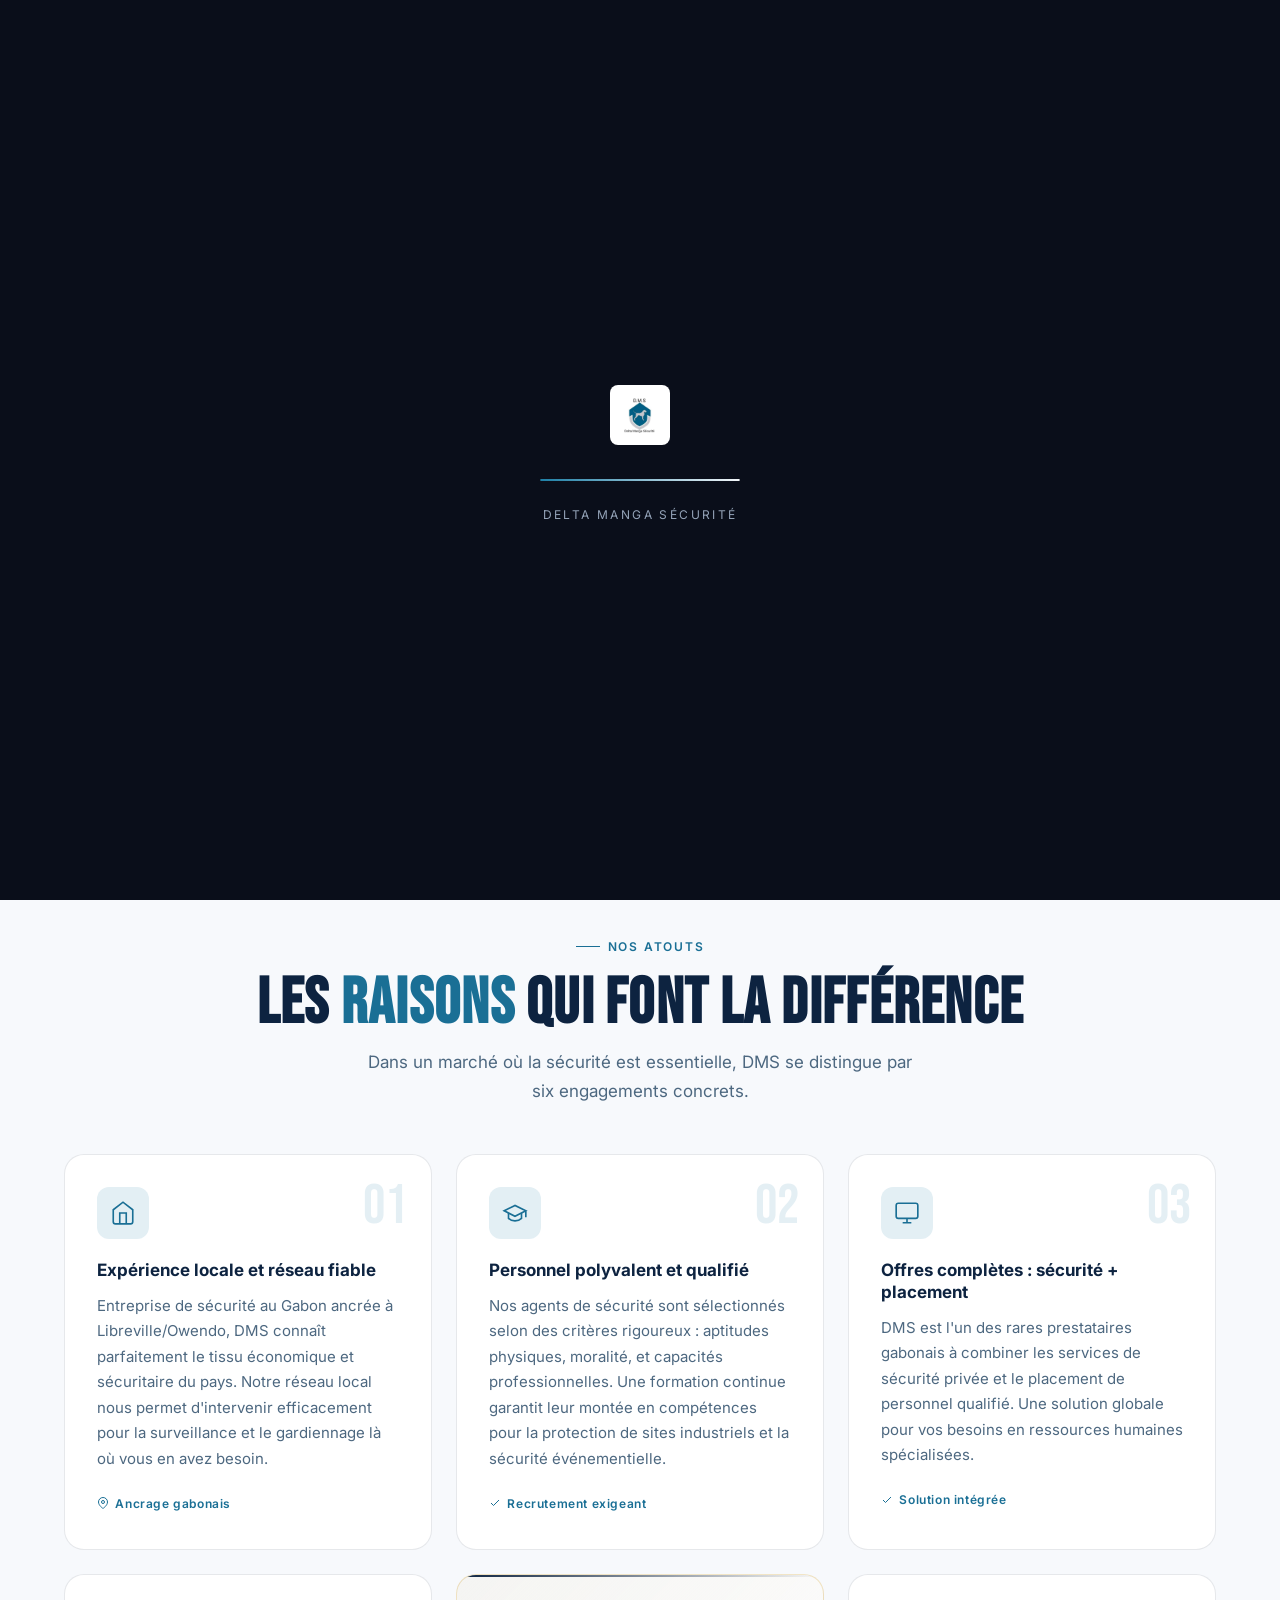
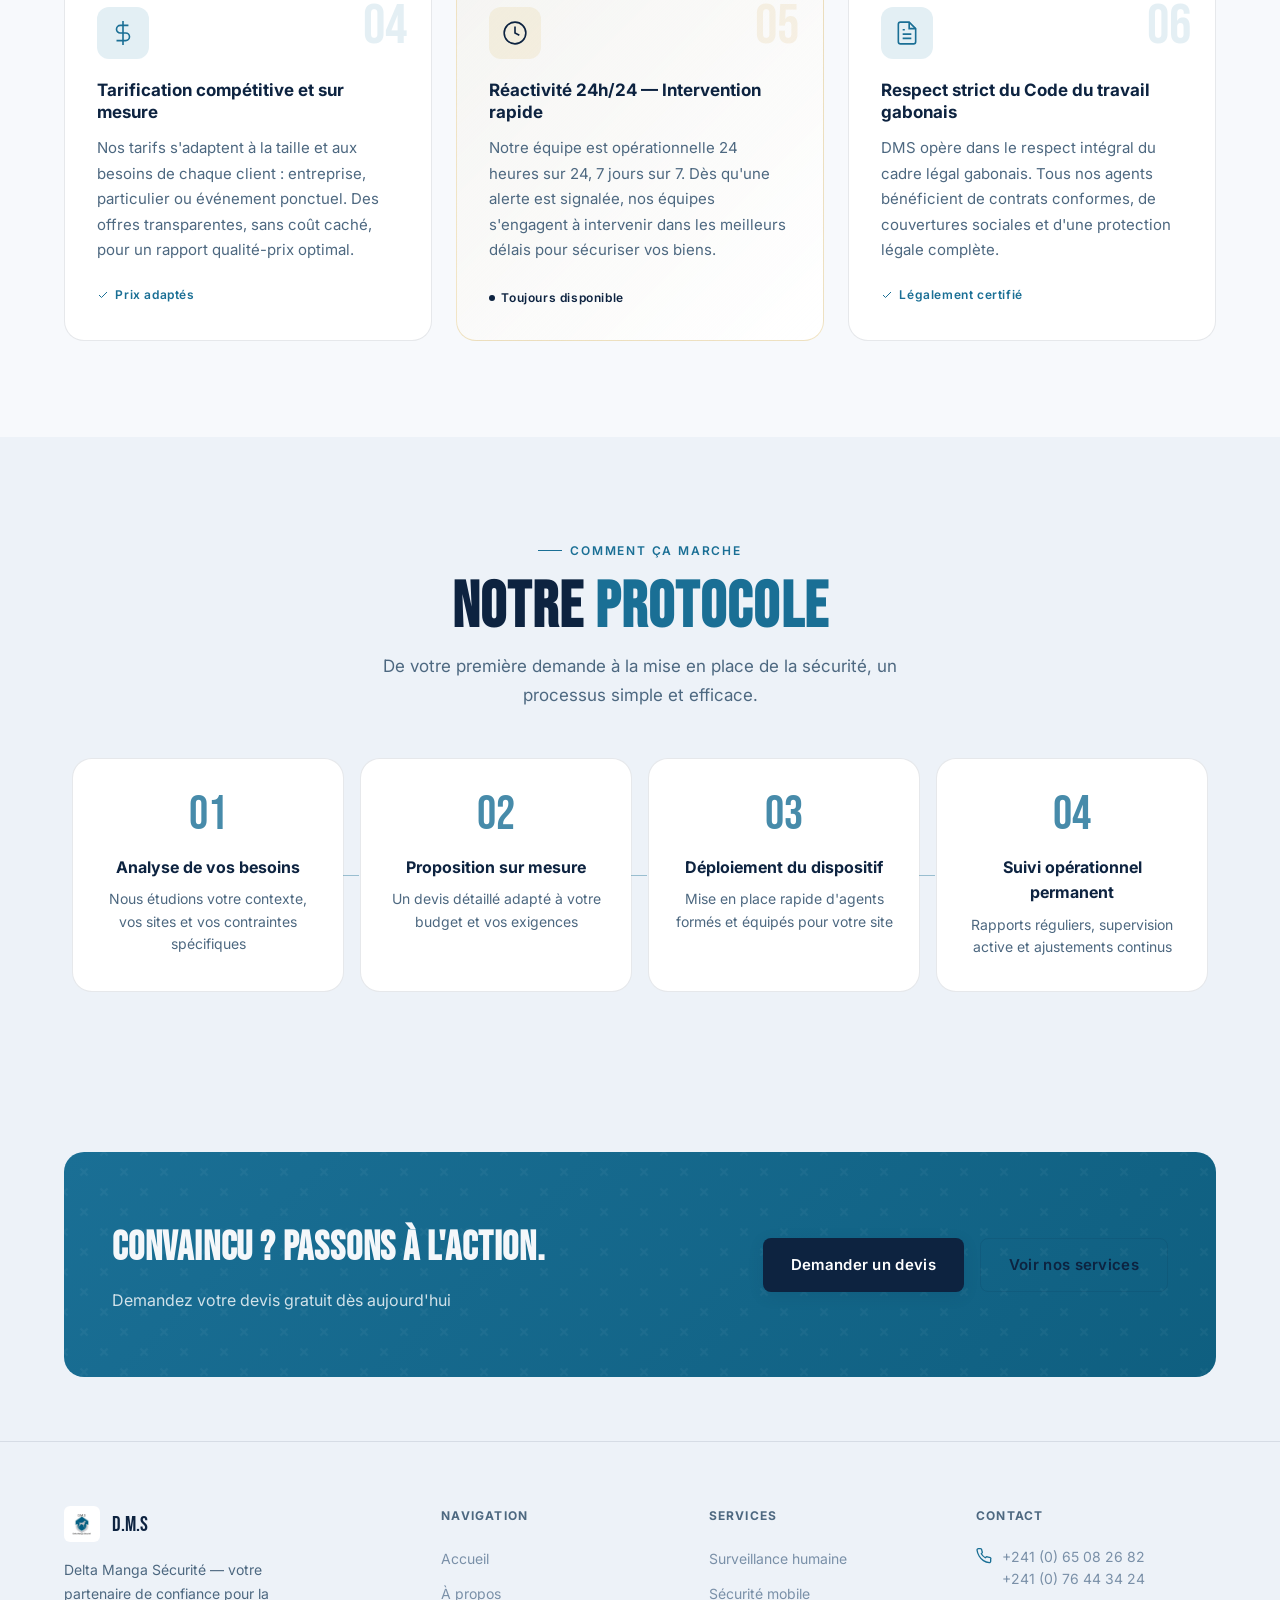
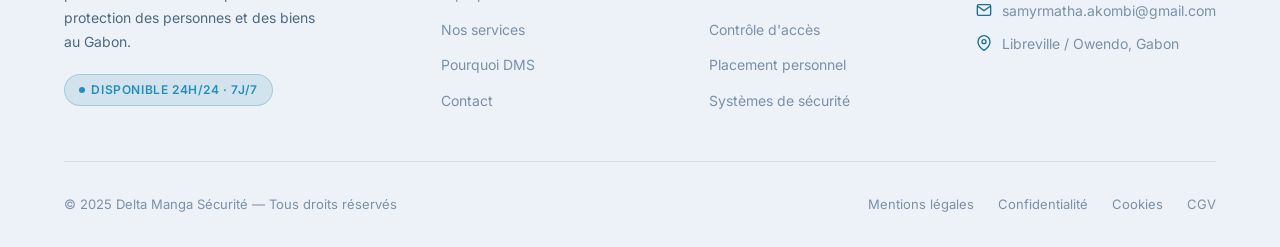
<file: pourquoi-dms.html>
<!doctype html>
<html lang="fr" data-theme="light">
  <head>
    <meta charset="UTF-8" />
    <meta name="viewport" content="width=device-width, initial-scale=1.0" />
    <meta name="description" content="Pourquoi choisir Delta Manga Sécurité (DMS) ? Entreprise de sécurité et société de gardiennage de référence au Gabon. Sécurité privée, surveillance et gardiennage, agent de sécurité qualifié, protection de sites industriels." />
    <meta name="keywords" content="pourquoi choisir DMS, entreprise de sécurité au gabon, société de gardiennage au gabon, sécurité privée au gabon, surveillance et gardiennage, agent de sécurité, protection de sites industriels, sécurité événementielle, meilleure sécurité gabon" />
    <meta name="author" content="Delta Manga Sécurité" />
    <meta name="robots" content="index, follow" />
    <title>Pourquoi choisir DMS — 6 raisons de nous faire confiance | Sécurité privée Gabon</title>
    <meta name="geo.region" content="GA" />
    <meta name="geo.placename" content="Libreville, Gabon" />
    <meta name="geo.position" content="0.3901;9.4544" />
    <meta name="ICBM" content="0.3901, 9.4544" />

    <!-- Open Graph -->
    <meta property="og:type" content="website" />
    <meta property="og:title" content="Pourquoi choisir DMS — 6 raisons de nous faire confiance | Sécurité privée Gabon" />
    <meta property="og:description" content="Pourquoi DMS est votre entreprise de sécurité et société de gardiennage de référence au Gabon. Sécurité privée, agent de sécurité, protection de sites industriels, sécurité événementielle. 6 raisons de nous choisir." />
    <meta property="og:url" content="https://www.dms-gabon.com/pourquoi-dms.html" />
    <meta property="og:image" content="https://www.dms-gabon.com/assets/img/og-image.jpg" />
    <meta property="og:locale" content="fr_FR" />
    <meta property="og:site_name" content="Delta Manga Sécurité" />

    <!-- Twitter Card -->
    <meta name="twitter:card" content="summary_large_image" />
    <meta name="twitter:title" content="Pourquoi choisir DMS — Sécurité privée et gardiennage au Gabon" />
    <meta name="twitter:description" content="Pourquoi choisir DMS ? Entreprise de sécurité et société de gardiennage au Gabon. Agent de sécurité, protection de sites industriels, sécurité événementielle. 6 raisons." />
    <meta name="twitter:image" content="https://www.dms-gabon.com/assets/img/og-image.jpg" />

    <link rel="canonical" href="https://www.dms-gabon.com/pourquoi-dms.html" />
    <link rel="alternate" hreflang="fr" href="https://www.dms-gabon.com/pourquoi-dms.html" />
    <link rel="icon" type="image/png" href="assets/img/favicon.png" />
    <meta name="theme-color" content="#0b0e14" />
    <link rel="apple-touch-icon" href="assets/img/favicon.png" />
    <link rel="preconnect" href="https://fonts.googleapis.com" />
    <link rel="preconnect" href="https://fonts.gstatic.com" crossorigin />

    <!-- JSON-LD Structured Data -->
    <script type="application/ld+json">
    {
      "@context": "https://schema.org",
      "@graph": [
        {
          "@type": "Organization",
          "@id": "https://www.dms-gabon.com/#organization",
          "name": "Delta Manga Sécurité",
          "alternateName": "DMS",
          "url": "https://www.dms-gabon.com/",
          "logo": "https://www.dms-gabon.com/assets/img/logo-dms.jpg",
          "description": "Delta Manga Sécurité (DMS) est une entreprise de sécurité au Gabon, société de gardiennage et sécurité privée. Surveillance et gardiennage, agent de sécurité, protection de sites industriels, sécurité événementielle, contrôle d'accès, placement de personnel qualifié.",
          "address": { "@type": "PostalAddress", "addressLocality": "Libreville", "addressRegion": "Estuaire", "addressCountry": "GA" },
          "geo": { "@type": "GeoCoordinates", "latitude": 0.3901, "longitude": 9.4544 },
          "telephone": ["+24165082682", "+24176443424"],
          "email": "samyrmatha.akombi@gmail.com",
          "areaServed": ["Gabon", "Libreville", "Owendo"],
          "sameAs": ["https://wa.me/24165082682"],
          "contactPoint": [
            { "@type": "ContactPoint", "telephone": "+24165082682", "contactType": "customer service", "availableLanguage": "French", "hoursAvailable": "Mo-Su 00:00-23:59" },
            { "@type": "ContactPoint", "telephone": "+24176443424", "contactType": "emergency", "availableLanguage": "French", "hoursAvailable": "Mo-Su 00:00-23:59" }
          ],
          "foundingDate": "2019"
        },
        {
          "@type": "WebSite",
          "@id": "https://www.dms-gabon.com/#website",
          "url": "https://www.dms-gabon.com/",
          "name": "Delta Manga Sécurité — DMS Gabon",
          "description": "Entreprise de sécurité et société de gardiennage au Gabon. Sécurité privée au Gabon : surveillance et gardiennage, agent de sécurité, protection de sites industriels, sécurité événementielle. Disponible 24h/24 à Libreville.",
          "inLanguage": "fr-FR",
          "publisher": { "@id": "https://www.dms-gabon.com/#organization" }
        },
        {
          "@type": "LocalBusiness",
          "@id": "https://www.dms-gabon.com/#localbusiness",
          "name": "Delta Manga Sécurité",
          "parentOrganization": { "@id": "https://www.dms-gabon.com/#organization" },
          "url": "https://www.dms-gabon.com/",
          "telephone": ["+24165082682", "+24176443424"],
          "openingHours": "Mo-Su 00:00-23:59",
          "priceRange": "$$",
          "address": { "@type": "PostalAddress", "addressLocality": "Libreville", "addressRegion": "Estuaire", "addressCountry": "GA" },
          "geo": { "@type": "GeoCoordinates", "latitude": 0.3901, "longitude": 9.4544 },
          "image": "https://www.dms-gabon.com/assets/img/og-image.jpg",
          "hasOfferCatalog": {
            "@type": "OfferCatalog",
            "name": "Services de sécurité au Gabon",
            "itemListElement": [
              { "@type": "Offer", "itemOffered": { "@type": "Service", "name": "Surveillance humaine et gardiennage — Gabon" } },
              { "@type": "Offer", "itemOffered": { "@type": "Service", "name": "Sécurité mobile et intervention rapide — Libreville" } },
              { "@type": "Offer", "itemOffered": { "@type": "Service", "name": "Contrôle d'accès et accueil sécurisé — Gabon" } },
              { "@type": "Offer", "itemOffered": { "@type": "Service", "name": "Placement de personnel qualifié en sécurité" } },
              { "@type": "Offer", "itemOffered": { "@type": "Service", "name": "Installation de systèmes de sécurité et vidéosurveillance" } }
            ]
          }
        },
        {
          "@type": "BreadcrumbList",
          "@id": "https://www.dms-gabon.com/pourquoi-dms.html#breadcrumb",
          "itemListElement": [
            { "@type": "ListItem", "position": 1, "name": "Accueil", "item": "https://www.dms-gabon.com/" },
            { "@type": "ListItem", "position": 2, "name": "Pourquoi DMS", "item": "https://www.dms-gabon.com/pourquoi-dms.html" }
          ]
        }
      ]
    }
    </script>

    <link rel="stylesheet" href="css/style.css" />
    <link rel="stylesheet" href="css/pourquoi.css" />
  </head>
  <body>
    <script src="js/components.js"></script>

    <!-- ── PAGE HERO ──────────────────────────────────────── -->
    <section class="page-hero page-hero-why">
      <div class="page-hero-bg">
        <div class="page-hero-overlay"></div>
      </div>
      <div class="page-hero-grid"></div>
      <div class="container">
        <div class="page-hero-inner" data-reveal>
          <div class="breadcrumb">
            <a href="index.html">Accueil</a>
            <span>/</span>
            <span>Pourquoi DMS</span>
          </div>
          <h1 class="page-hero-title">
            Pourquoi choisir<br /><span>DMS ?</span>
          </h1>
          <p class="page-hero-sub">
            L'expérience locale, le professionnalisme et la réactivité au
            service de votre tranquillité. Six raisons de faire confiance à DMS.
          </p>
        </div>
      </div>
    </section>

    <!-- ── INTRO CHIFFRES ─────────────────────────────────── -->
    <section class="why-intro section-pad-sm" style="background: var(--deep)">
      <div class="container">
        <div class="why-numbers">
          <div class="why-number-item" data-reveal>
            <span class="why-number" data-counter="6" data-suffix="">0</span>
            <span class="why-number-label">Raisons de nous choisir</span>
          </div>
          <div class="why-number-item" data-reveal data-delay="100">
            <span class="why-number" data-counter="24" data-suffix="h">0</span>
            <span class="why-number-label">Disponibilité totale</span>
          </div>
          <div class="why-number-item" data-reveal data-delay="200">
            <span class="why-number" data-counter="100" data-suffix="%">0</span>
            <span class="why-number-label">Conforme au droit gabonais</span>
          </div>
          <div class="why-number-item" data-reveal data-delay="300">
            <span class="why-number" data-counter="5" data-suffix="">0</span>
            <span class="why-number-label">Services complets</span>
          </div>
        </div>
      </div>
    </section>

    <!-- ── RAISONS ────────────────────────────────────────── -->
    <section class="section-pad" style="background: var(--night)">
      <div class="container">
        <div class="text-center" data-reveal>
          <p class="section-tag" style="justify-content: center">Nos atouts</p>
          <h2 class="section-title">
            Les <span>raisons</span> qui font la différence
          </h2>
          <p class="section-subtitle">
            Dans un marché où la sécurité est essentielle, DMS se distingue par
            six engagements concrets.
          </p>
        </div>

        <div class="why-grid mt-3">
          <div class="why-card" data-reveal data-delay="100" data-tilt>
            <div class="why-card-num">01</div>
            <div class="why-card-icon">
              <svg
                viewBox="0 0 24 24"
                fill="none"
                stroke="currentColor"
                stroke-width="1.5"
              >
                <path d="M3 9l9-7 9 7v11a2 2 0 0 1-2 2H5a2 2 0 0 1-2-2z" />
                <polyline points="9 22 9 12 15 12 15 22" />
              </svg>
            </div>
            <h3>Expérience locale et réseau fiable</h3>
            <p>
              Entreprise de sécurité au Gabon ancrée à Libreville/Owendo,
              DMS connaît parfaitement le tissu économique et sécuritaire du
              pays. Notre réseau local nous permet d'intervenir efficacement
              pour la surveillance et le gardiennage là où vous en avez besoin.
            </p>
            <div class="why-card-tag">
              <svg
                viewBox="0 0 24 24"
                fill="none"
                stroke="currentColor"
                stroke-width="2"
                width="14"
              >
                <path d="M21 10c0 7-9 13-9 13s-9-6-9-13a9 9 0 0 1 18 0z" />
                <circle cx="12" cy="10" r="3" />
              </svg>
              Ancrage gabonais
            </div>
          </div>

          <div class="why-card" data-reveal data-delay="200" data-tilt>
            <div class="why-card-num">02</div>
            <div class="why-card-icon">
              <svg
                viewBox="0 0 24 24"
                fill="none"
                stroke="currentColor"
                stroke-width="1.5"
              >
                <path d="M22 10v6M2 10l10-5 10 5-10 5z" />
                <path d="M6 12v5c3 3 9 3 12 0v-5" />
              </svg>
            </div>
            <h3>Personnel polyvalent et qualifié</h3>
            <p>
              Nos agents de sécurité sont sélectionnés selon des critères
              rigoureux : aptitudes physiques, moralité, et capacités
              professionnelles. Une formation continue garantit leur montée
              en compétences pour la protection de sites industriels et la
              sécurité événementielle.
            </p>
            <div class="why-card-tag">
              <svg
                viewBox="0 0 24 24"
                fill="none"
                stroke="currentColor"
                stroke-width="2"
                width="14"
              >
                <polyline points="20 6 9 17 4 12" />
              </svg>
              Recrutement exigeant
            </div>
          </div>

          <div class="why-card" data-reveal data-delay="300" data-tilt>
            <div class="why-card-num">03</div>
            <div class="why-card-icon">
              <svg
                viewBox="0 0 24 24"
                fill="none"
                stroke="currentColor"
                stroke-width="1.5"
              >
                <rect x="2" y="3" width="20" height="14" rx="2" ry="2" />
                <line x1="8" y1="21" x2="16" y2="21" />
                <line x1="12" y1="17" x2="12" y2="21" />
              </svg>
            </div>
            <h3>Offres complètes : sécurité + placement</h3>
            <p>
              DMS est l'un des rares prestataires gabonais à combiner les
              services de sécurité privée et le placement de personnel qualifié.
              Une solution globale pour vos besoins en ressources humaines
              spécialisées.
            </p>
            <div class="why-card-tag">
              <svg
                viewBox="0 0 24 24"
                fill="none"
                stroke="currentColor"
                stroke-width="2"
                width="14"
              >
                <polyline points="20 6 9 17 4 12" />
              </svg>
              Solution intégrée
            </div>
          </div>

          <div class="why-card" data-reveal data-delay="400" data-tilt>
            <div class="why-card-num">04</div>
            <div class="why-card-icon">
              <svg
                viewBox="0 0 24 24"
                fill="none"
                stroke="currentColor"
                stroke-width="1.5"
              >
                <line x1="12" y1="1" x2="12" y2="23" />
                <path d="M17 5H9.5a3.5 3.5 0 0 0 0 7h5a3.5 3.5 0 0 1 0 7H6" />
              </svg>
            </div>
            <h3>Tarification compétitive et sur mesure</h3>
            <p>
              Nos tarifs s'adaptent à la taille et aux besoins de chaque client
              : entreprise, particulier ou événement ponctuel. Des offres
              transparentes, sans coût caché, pour un rapport qualité-prix
              optimal.
            </p>
            <div class="why-card-tag">
              <svg
                viewBox="0 0 24 24"
                fill="none"
                stroke="currentColor"
                stroke-width="2"
                width="14"
              >
                <polyline points="20 6 9 17 4 12" />
              </svg>
              Prix adaptés
            </div>
          </div>

          <div
            class="why-card why-card-highlight"
            data-reveal
            data-delay="500"
            data-tilt
          >
            <div class="why-card-num">05</div>
            <div class="why-card-icon">
              <svg
                viewBox="0 0 24 24"
                fill="none"
                stroke="currentColor"
                stroke-width="1.5"
              >
                <circle cx="12" cy="12" r="10" />
                <polyline points="12 6 12 12 16 14" />
              </svg>
            </div>
            <h3>Réactivité 24h/24 — Intervention rapide</h3>
            <p>
              Notre équipe est opérationnelle 24 heures sur 24, 7 jours sur 7.
              Dès qu'une alerte est signalée, nos équipes s'engagent à
              intervenir dans les meilleurs délais pour sécuriser vos biens.
            </p>
            <div class="why-card-tag why-card-tag-gold">
              <span class="badge-dot" style="background: var(--gold)"></span>
              Toujours disponible
            </div>
          </div>

          <div class="why-card" data-reveal data-delay="600" data-tilt>
            <div class="why-card-num">06</div>
            <div class="why-card-icon">
              <svg
                viewBox="0 0 24 24"
                fill="none"
                stroke="currentColor"
                stroke-width="1.5"
              >
                <path
                  d="M14 2H6a2 2 0 0 0-2 2v16a2 2 0 0 0 2 2h12a2 2 0 0 0 2-2V8z"
                />
                <polyline points="14 2 14 8 20 8" />
                <line x1="16" y1="13" x2="8" y2="13" />
                <line x1="16" y1="17" x2="8" y2="17" />
                <polyline points="10 9 9 9 8 9" />
              </svg>
            </div>
            <h3>Respect strict du Code du travail gabonais</h3>
            <p>
              DMS opère dans le respect intégral du cadre légal gabonais. Tous
              nos agents bénéficient de contrats conformes, de couvertures
              sociales et d'une protection légale complète.
            </p>
            <div class="why-card-tag">
              <svg
                viewBox="0 0 24 24"
                fill="none"
                stroke="currentColor"
                stroke-width="2"
                width="14"
              >
                <polyline points="20 6 9 17 4 12" />
              </svg>
              Légalement certifié
            </div>
          </div>
        </div>
      </div>
    </section>

    <!-- ── PROCESSUS ──────────────────────────────────────── -->
    <section class="section-pad" style="background: var(--deep)">
      <div class="container">
        <div class="text-center" data-reveal>
          <p class="section-tag" style="justify-content: center">
            Comment ça marche
          </p>
          <h2 class="section-title">Notre <span>protocole</span></h2>
          <p class="section-subtitle">
            De votre première demande à la mise en place de la sécurité, un
            processus simple et efficace.
          </p>
        </div>
        <div class="process-steps mt-3">
          <div class="process-step" data-reveal data-delay="100">
            <div class="process-step-num">01</div>
            <div class="process-step-content">
              <h4>Analyse de vos besoins</h4>
              <p>
                Nous étudions votre contexte, vos sites et vos contraintes
                spécifiques
              </p>
            </div>
            <div class="process-step-line"></div>
          </div>
          <div class="process-step" data-reveal data-delay="200">
            <div class="process-step-num">02</div>
            <div class="process-step-content">
              <h4>Proposition sur mesure</h4>
              <p>Un devis détaillé adapté à votre budget et vos exigences</p>
            </div>
            <div class="process-step-line"></div>
          </div>
          <div class="process-step" data-reveal data-delay="300">
            <div class="process-step-num">03</div>
            <div class="process-step-content">
              <h4>Déploiement du dispositif</h4>
              <p>
                Mise en place rapide d'agents formés et équipés pour votre site
              </p>
            </div>
            <div class="process-step-line"></div>
          </div>
          <div class="process-step" data-reveal data-delay="400">
            <div class="process-step-num">04</div>
            <div class="process-step-content">
              <h4>Suivi opérationnel permanent</h4>
              <p>
                Rapports réguliers, supervision active et ajustements continus
              </p>
            </div>
          </div>
        </div>
      </div>
    </section>

    <!-- ── TÉMOIGNAGE PHOTOS ──────────────────────────────── -->
    <!-- <section class="section-pad" style="background:var(--night)">
    <div class="container">
      <div class="text-center" data-reveal>
        <p class="section-tag" style="justify-content:center">Sur le terrain</p>
        <h2 class="section-title">DMS en <span>action</span></h2>
      </div>
      <div class="action-gallery mt-3">
        <div class="action-img" data-reveal data-delay="100">
          <svg viewBox="0 0 24 24" fill="none" stroke="currentColor" stroke-width="1"><path d="M12 22s8-4 8-10V5l-8-3-8 3v7c0 6 8 10 8 10z"/><path d="M9 12l2 2 4-4"/></svg>
        </div>
        <div class="action-img" data-reveal data-delay="200">
          <svg viewBox="0 0 24 24" fill="none" stroke="currentColor" stroke-width="1"><path d="M1 12s4-8 11-8 11 8 11 8-4 8-11 8-11-8-11-8z"/><circle cx="12" cy="12" r="3"/></svg>
        </div>
        <div class="action-img" data-reveal data-delay="300">
          <svg viewBox="0 0 24 24" fill="none" stroke="currentColor" stroke-width="1"><path d="M21 10c0 7-9 13-9 13s-9-6-9-13a9 9 0 0 1 18 0z"/><circle cx="12" cy="10" r="3"/></svg>
        </div>
        <div class="action-img" data-reveal data-delay="400">
          <svg viewBox="0 0 24 24" fill="none" stroke="currentColor" stroke-width="1"><path d="M17 21v-2a4 4 0 0 0-4-4H5a4 4 0 0 0-4 4v2"/><circle cx="9" cy="7" r="4"/><path d="M23 21v-2a4 4 0 0 0-3-3.87"/><circle cx="16" cy="7" r="4"/></svg>
        </div>
      </div>
    </div>
  </section> -->

    <!-- ── CTA ────────────────────────────────────────────── -->
    <section class="section-pad-sm" style="background: var(--deep)">
      <div class="container">
        <div class="cta-banner" data-reveal>
          <div class="cta-banner-text">
            <h2 class="cta-banner-title">Convaincu ? Passons à l'action.</h2>
            <p class="cta-banner-sub">
              Demandez votre devis gratuit dès aujourd'hui
            </p>
          </div>
          <div class="cta-banner-actions">
            <a href="contact.html" class="btn btn-gold">Demander un devis</a>
            <a href="services.html" class="btn btn-outline"
              >Voir nos services</a
            >
          </div>
        </div>
      </div>
    </section>

    <script src="js/main.js"></script>
  </body>
</html>
</file>
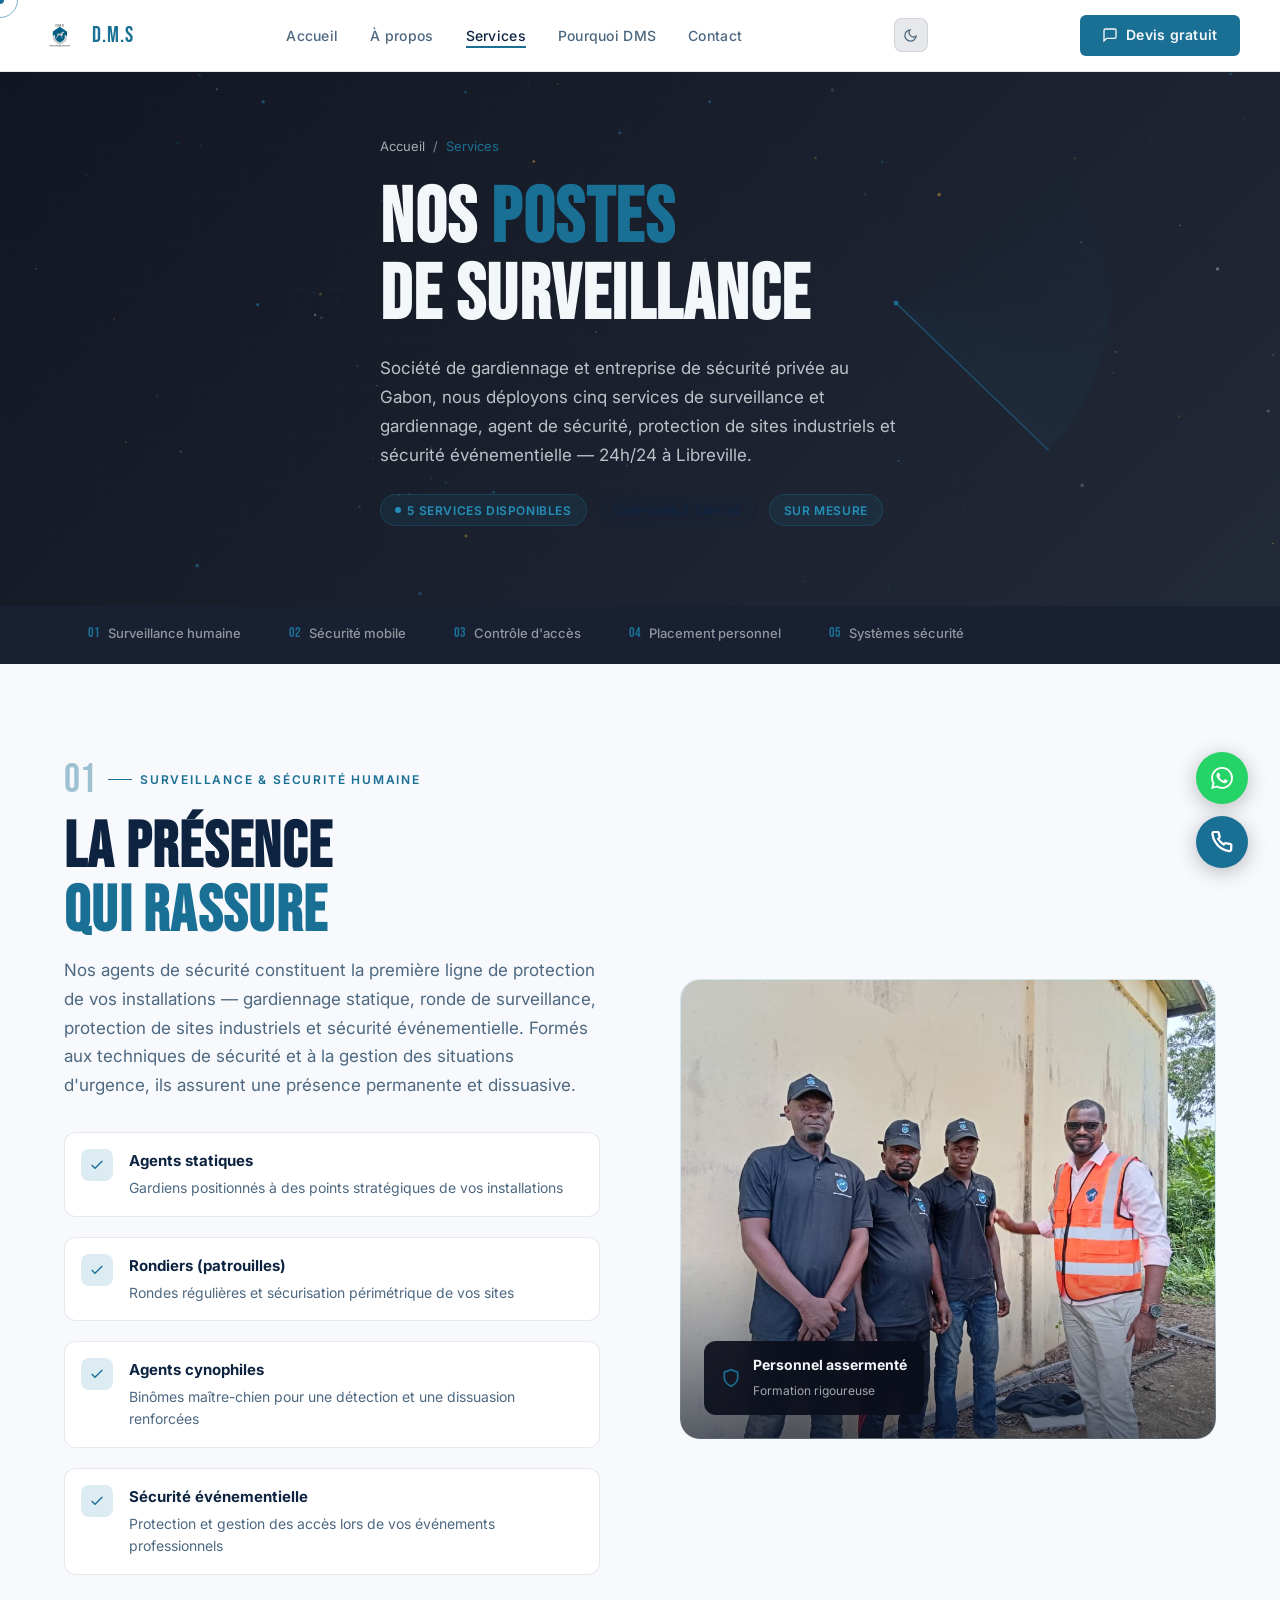
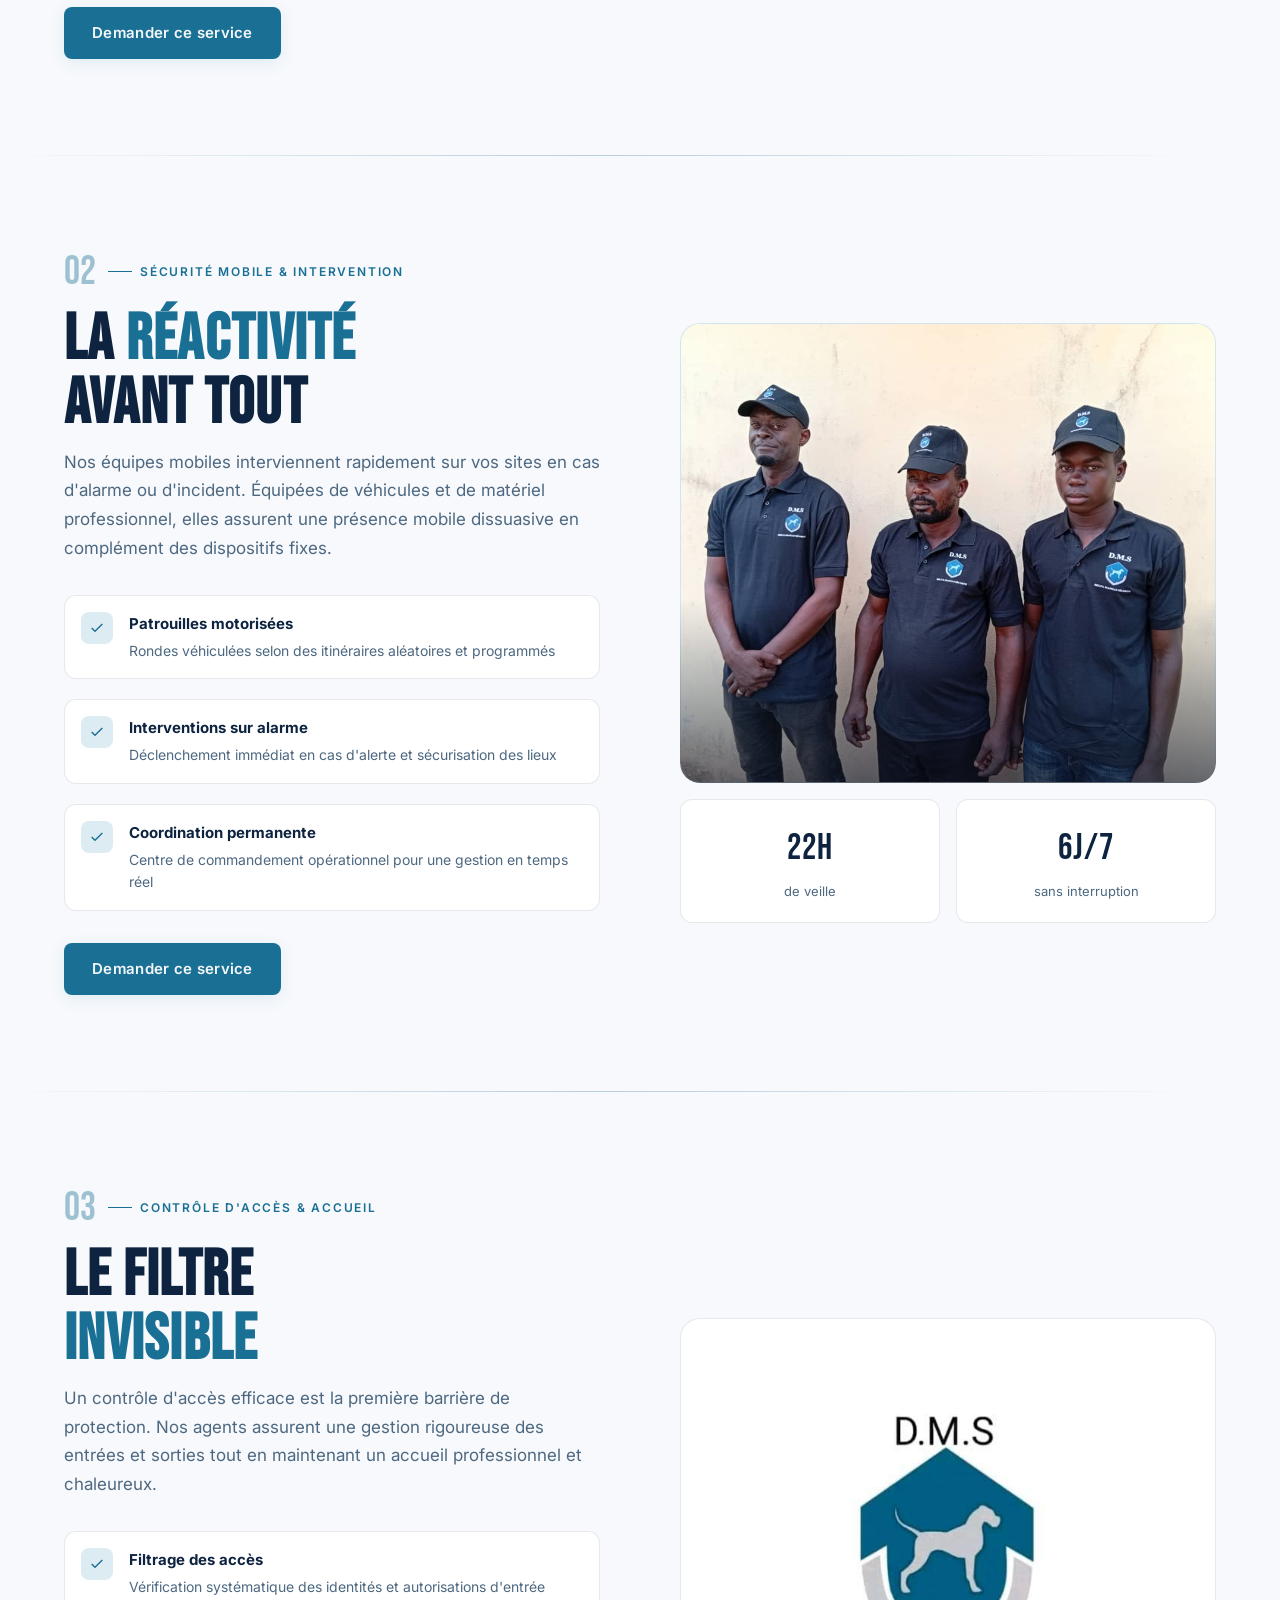
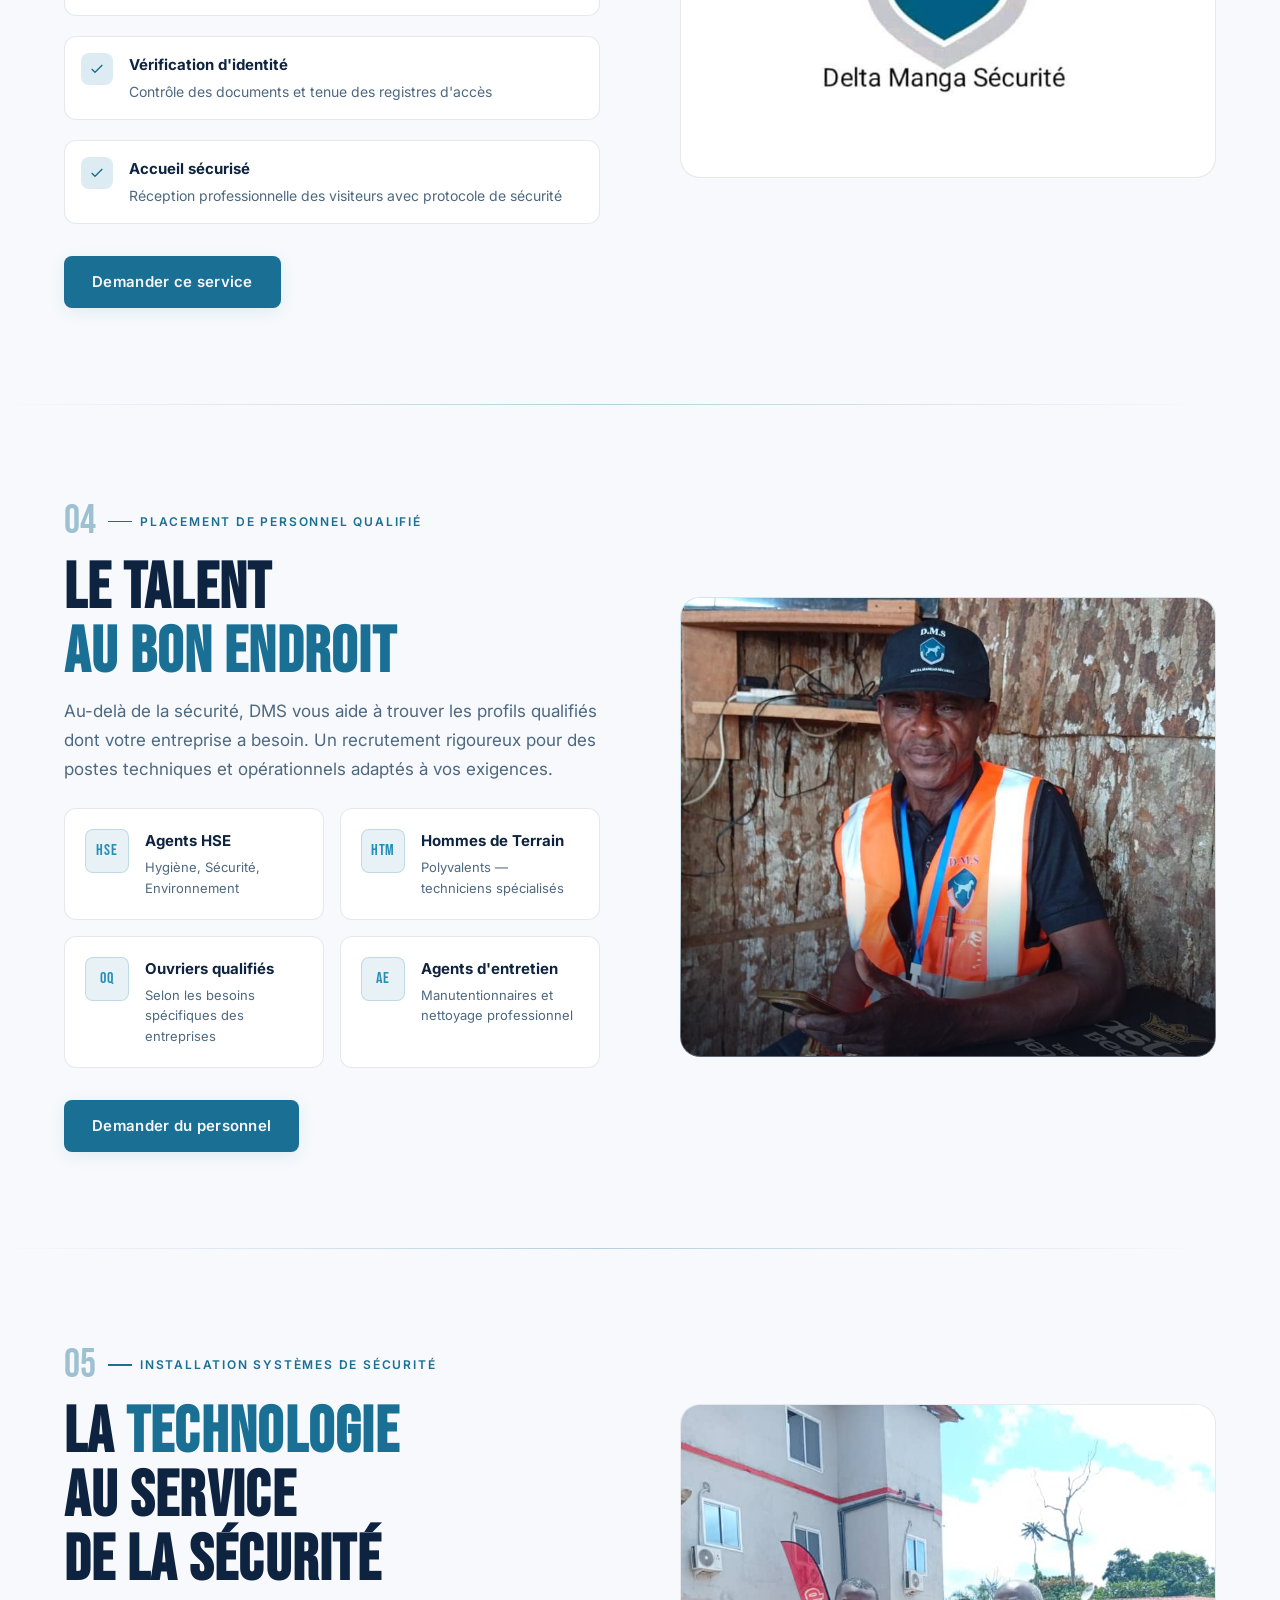
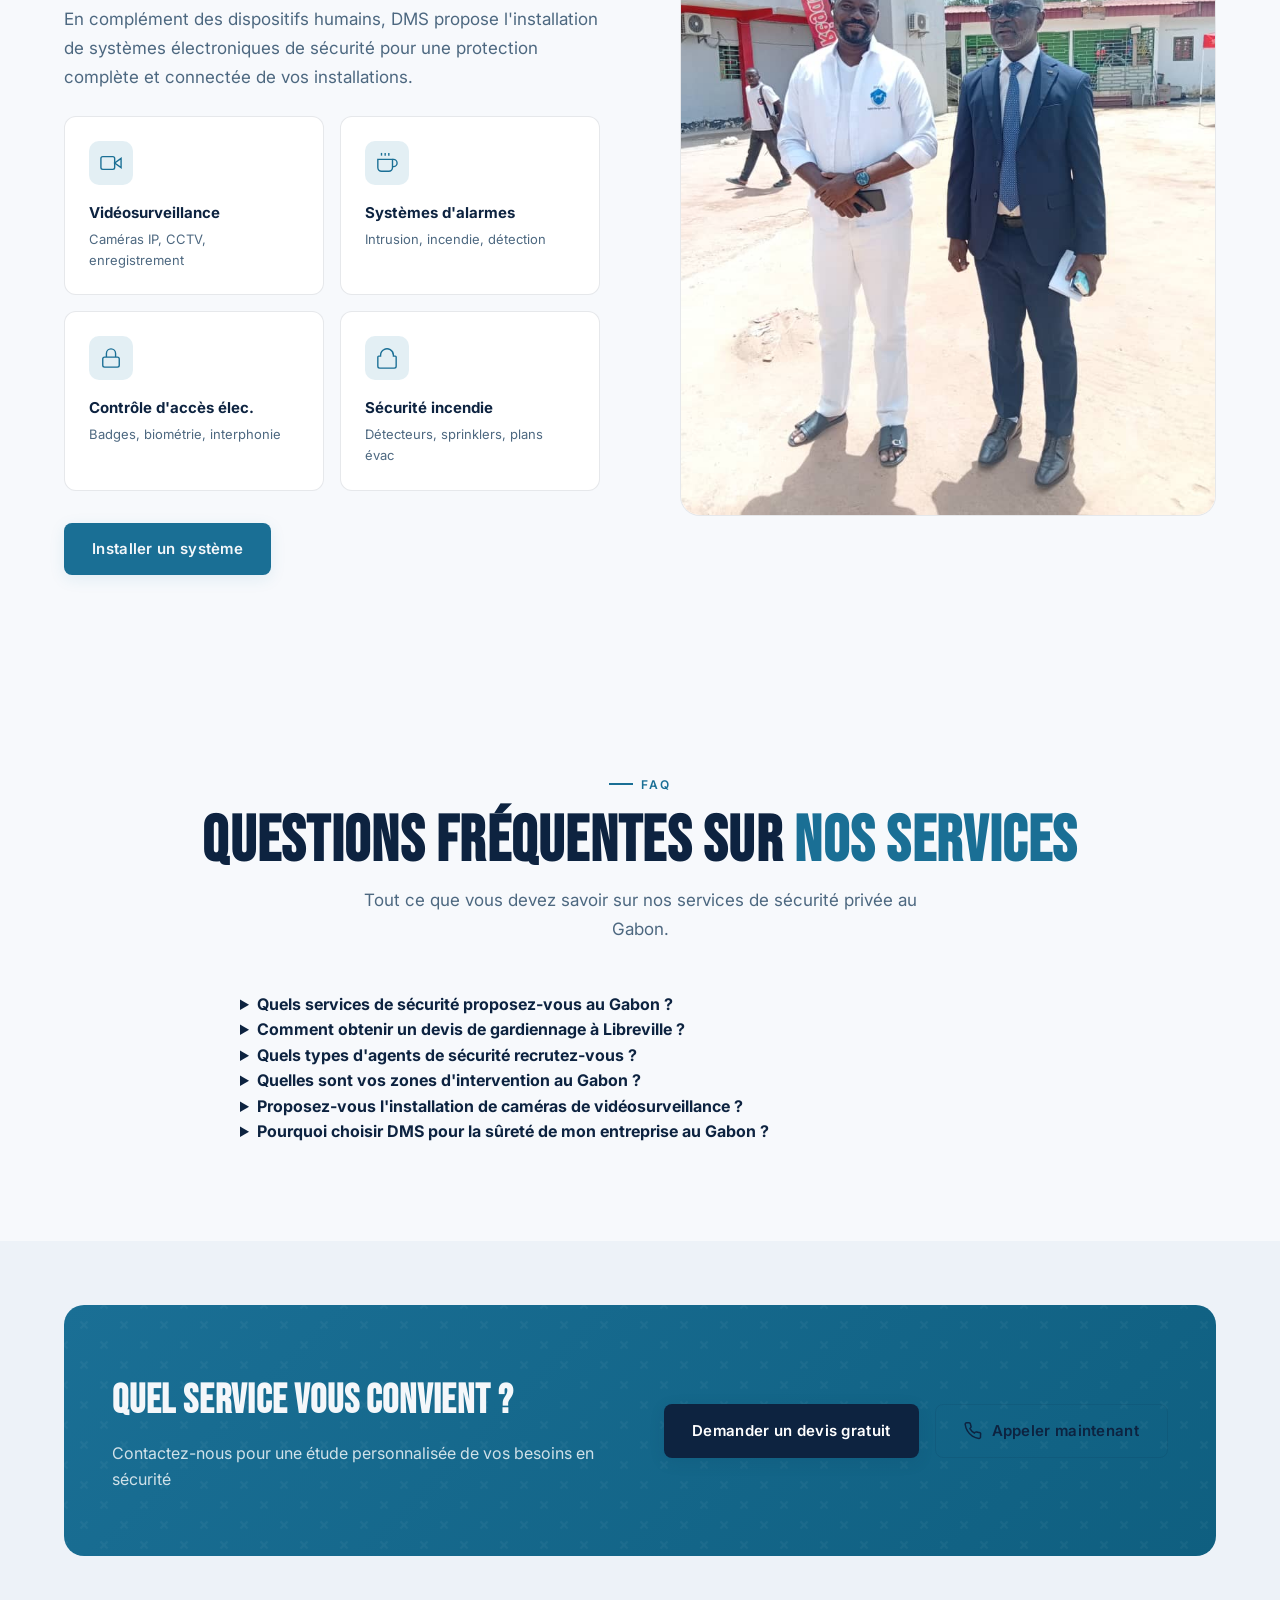
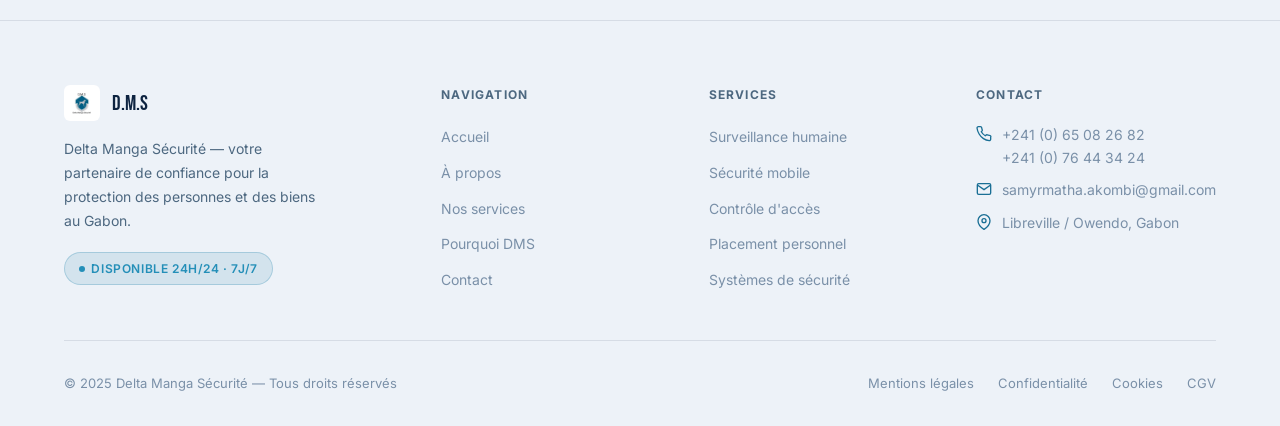
<file: services.html>
<!DOCTYPE html>
<html lang="fr" data-theme="light">
<head>
  <meta charset="UTF-8">
  <meta name="viewport" content="width=device-width, initial-scale=1.0">
  <meta name="description" content="Delta Manga Sécurité (DMS) — Société de gardiennage et entreprise de sécurité privée au Gabon. Surveillance et gardiennage, agent de sécurité, protection de sites industriels, sécurité événementielle. Tous nos services de sécurité à Libreville 24h/24.">
  <meta name="keywords" content="société de gardiennage au gabon, entreprise de sécurité au gabon, sécurité privée au gabon, surveillance et gardiennage, agent de sécurité, protection de sites industriels, sécurité événementielle, gardiennage libreville, DMS, Delta Manga Sécurité">
  <meta name="author" content="Delta Manga Sécurité">
  <meta name="robots" content="index, follow">
  <title>Services de sécurité et gardiennage au Gabon — Delta Manga Sécurité | DMS</title>
  <meta name="geo.region" content="GA">
  <meta name="geo.placename" content="Libreville, Gabon">
  <meta name="geo.position" content="0.3901;9.4544">
  <meta name="ICBM" content="0.3901, 9.4544">

  <!-- Open Graph -->
  <meta property="og:type" content="website">
  <meta property="og:title" content="Services de sécurité et gardiennage professionnel au Gabon — DMS">
  <meta property="og:description" content="Découvrez nos 5 services : entreprise de sécurité et société de gardiennage au Gabon. Surveillance et gardiennage, agent de sécurité, protection de sites industriels, sécurité événementielle à Libreville 24h/24.">
  <meta property="og:url" content="https://www.dms-gabon.com/services.html">
  <meta property="og:image" content="https://www.dms-gabon.com/assets/img/og-image.jpg">
  <meta property="og:locale" content="fr_FR">
  <meta property="og:site_name" content="Delta Manga Sécurité">

  <!-- Twitter Card -->
  <meta name="twitter:card" content="summary_large_image">
  <meta name="twitter:title" content="Services de sécurité privée au Gabon — Delta Manga Sécurité">
  <meta name="twitter:description" content="Société de gardiennage et entreprise de sécurité privée au Gabon. Agent de sécurité, surveillance, protection de sites industriels, sécurité événementielle. 5 services 24h/24.">
  <meta name="twitter:image" content="https://www.dms-gabon.com/assets/img/og-image.jpg">

  <link rel="canonical" href="https://www.dms-gabon.com/services.html">
  <link rel="alternate" hreflang="fr" href="https://www.dms-gabon.com/services.html">
  <link rel="icon" type="image/png" href="assets/img/favicon.png">
  <meta name="theme-color" content="#0b0e14">
  <link rel="apple-touch-icon" href="assets/img/favicon.png">
  <link rel="preconnect" href="https://fonts.googleapis.com">
  <link rel="preconnect" href="https://fonts.gstatic.com" crossorigin>

  <!-- JSON-LD Structured Data -->
  <script type="application/ld+json">
  {
    "@context": "https://schema.org",
    "@graph": [
      {
        "@type": "Organization",
        "@id": "https://www.dms-gabon.com/#organization",
        "name": "Delta Manga Sécurité",
        "alternateName": "DMS",
        "url": "https://www.dms-gabon.com/",
        "logo": "https://www.dms-gabon.com/assets/img/logo-dms.jpg",
        "description": "Delta Manga Sécurité (DMS) est une entreprise de sécurité au Gabon, société de gardiennage et sécurité privée. Surveillance et gardiennage, agent de sécurité, protection de sites industriels, sécurité événementielle, contrôle d'accès, placement de personnel qualifié.",
        "address": { "@type": "PostalAddress", "addressLocality": "Libreville", "addressRegion": "Estuaire", "addressCountry": "GA" },
        "geo": { "@type": "GeoCoordinates", "latitude": 0.3901, "longitude": 9.4544 },
        "telephone": ["+24165082682", "+24176443424"],
        "email": "samyrmatha.akombi@gmail.com",
        "areaServed": ["Gabon", "Libreville", "Owendo"],
        "sameAs": ["https://wa.me/24165082682"],
        "contactPoint": [
          { "@type": "ContactPoint", "telephone": "+24165082682", "contactType": "customer service", "availableLanguage": "French", "hoursAvailable": "Mo-Su 00:00-23:59" },
          { "@type": "ContactPoint", "telephone": "+24176443424", "contactType": "emergency", "availableLanguage": "French", "hoursAvailable": "Mo-Su 00:00-23:59" }
        ],
        "foundingDate": "2019"
      },
        {
          "@type": "WebSite",
        "@id": "https://www.dms-gabon.com/#website",
        "url": "https://www.dms-gabon.com/",
        "name": "Delta Manga Sécurité — DMS Gabon",
        "description": "Entreprise de sécurité et société de gardiennage au Gabon. Sécurité privée au Gabon : surveillance et gardiennage, agent de sécurité, protection de sites industriels, sécurité événementielle. Disponible 24h/24 à Libreville.",
        "inLanguage": "fr-FR",
        "publisher": { "@id": "https://www.dms-gabon.com/#organization" }
      },
      {
        "@type": "LocalBusiness",
        "@id": "https://www.dms-gabon.com/#localbusiness",
        "name": "Delta Manga Sécurité",
        "parentOrganization": { "@id": "https://www.dms-gabon.com/#organization" },
        "url": "https://www.dms-gabon.com/",
        "telephone": ["+24165082682", "+24176443424"],
        "openingHours": "Mo-Su 00:00-23:59",
        "priceRange": "$$",
        "address": { "@type": "PostalAddress", "addressLocality": "Libreville", "addressRegion": "Estuaire", "addressCountry": "GA" },
        "geo": { "@type": "GeoCoordinates", "latitude": 0.3901, "longitude": 9.4544 },
        "image": "https://www.dms-gabon.com/assets/img/og-image.jpg",
        "hasOfferCatalog": {
          "@type": "OfferCatalog",
          "name": "Services de sécurité au Gabon",
          "itemListElement": [
            { "@type": "Offer", "itemOffered": { "@type": "Service", "name": "Surveillance humaine et gardiennage — Gabon" } },
            { "@type": "Offer", "itemOffered": { "@type": "Service", "name": "Sécurité mobile et intervention rapide — Libreville" } },
            { "@type": "Offer", "itemOffered": { "@type": "Service", "name": "Contrôle d'accès et accueil sécurisé — Gabon" } },
            { "@type": "Offer", "itemOffered": { "@type": "Service", "name": "Placement de personnel qualifié en sécurité" } },
            { "@type": "Offer", "itemOffered": { "@type": "Service", "name": "Installation de systèmes de sécurité et vidéosurveillance" } }
          ]
        }
      },
      {
        "@type": "BreadcrumbList",
        "@id": "https://www.dms-gabon.com/services.html#breadcrumb",
        "itemListElement": [
          { "@type": "ListItem", "position": 1, "name": "Accueil", "item": "https://www.dms-gabon.com/" },
          { "@type": "ListItem", "position": 2, "name": "Services de sécurité", "item": "https://www.dms-gabon.com/services.html" }
        ]
      },
      {
        "@type": "FAQPage",
        "@id": "https://www.dms-gabon.com/services.html#faq",
        "mainEntity": [
          {
            "@type": "Question",
            "name": "Quels services de sécurité proposez-vous au Gabon ?",
            "acceptedAnswer": {
              "@type": "Answer",
              "text": "Delta Manga Sécurité (DMS) propose 5 catégories de services de sécurité privée au Gabon : la surveillance humaine et le gardiennage (agents statiques, rondiers, cynophiles), la sécurité mobile et l'intervention rapide, le contrôle d'accès et l'accueil sécurisé, le placement de personnel qualifié (agents HSE, hommes de terrain), et l'installation de systèmes de sécurité (vidéosurveillance, alarmes, contrôle d'accès électronique)."
            }
          },
          {
            "@type": "Question",
            "name": "Comment obtenir un devis de gardiennage à Libreville ?",
            "acceptedAnswer": {
              "@type": "Answer",
              "text": "Vous pouvez obtenir un devis gratuit et sans engagement en contactant DMS par téléphone au +241 (0) 65 08 26 82, par email, via notre formulaire de contact, ou directement sur WhatsApp. Notre équipe analyse vos besoins en sécurité et vous propose une solution sur mesure adaptée à votre budget."
            }
          },
          {
            "@type": "Question",
            "name": "Pourquoi choisir DMS pour la sûreté de mon entreprise au Gabon ?",
            "acceptedAnswer": {
              "@type": "Answer",
              "text": "DMS se distingue par son ancrage local (entreprise gabonaise basée à Libreville), son personnel polyvalent et qualifié, ses offres complètes combinant sécurité et placement de personnel, sa tarification compétitive, sa réactivité 24h/24 et son respect strict du Code du travail gabonais."
            }
          }
        ]
      },
      {
        "@type": "VideoObject",
        "@id": "https://www.dms-gabon.com/#video-surveillance",
        "name": "Services de sécurité DMS — Gardiennage et surveillance au Gabon",
        "description": "Découvrez les services de sécurité privée de Delta Manga Sécurité au Gabon : gardiennage, surveillance humaine et mobile, contrôle d'accès, placement de personnel qualifié.",
        "thumbnailUrl": "https://www.dms-gabon.com/assets/img/og-image.jpg",
        "contentUrl": "https://www.dms-gabon.com/assets/videos/video-1.mp4",
        "uploadDate": "2026-01-01",
        "duration": "PT1M",
        "publisher": { "@type": "Organization", "@id": "https://www.dms-gabon.com/#organization" }
      },
      {
        "@type": "VideoObject",
        "@id": "https://www.dms-gabon.com/#video-patrouille",
        "name": "Patrouille mobile de sécurité DMS — Intervention rapide Libreville",
        "description": "Patrouille motorisée de sécurité et intervention rapide de DMS pour la protection des entreprises et des biens au Gabon.",
        "thumbnailUrl": "https://www.dms-gabon.com/assets/img/og-image.jpg",
        "contentUrl": "https://www.dms-gabon.com/assets/videos/video-2.mp4",
        "uploadDate": "2026-01-01",
        "duration": "PT30S",
        "publisher": { "@type": "Organization", "@id": "https://www.dms-gabon.com/#organization" }
      }
    ]
  }
  </script>

  <link rel="stylesheet" href="css/style.css">
  <link rel="stylesheet" href="css/services.css">
</head>
<body>
  <script src="js/components.js"></script>

  <!-- ── PAGE HERO ──────────────────────────────────────── -->
  <section class="page-hero page-hero-services">
    <div class="page-hero-bg">
      <div class="page-hero-overlay"></div>
    </div>
    <div class="page-hero-grid"></div>
    <canvas id="hero-canvas" class="hero-canvas-sm" style="position:absolute;inset:0;width:100%;height:100%;z-index:0;"></canvas>
    <div class="container">
      <div class="page-hero-inner" data-reveal>
        <div class="breadcrumb">
          <a href="index.html">Accueil</a>
          <span>/</span>
          <span>Services</span>
        </div>
        <h1 class="page-hero-title">
          Nos <span>postes</span><br>de surveillance
        </h1>
        <p class="page-hero-sub">
          Société de gardiennage et entreprise de sécurité privée au Gabon,
          nous déployons cinq services de surveillance et gardiennage,
          agent de sécurité, protection de sites industriels et sécurité
          événementielle — 24h/24 à Libreville.
        </p>
        <div style="display:flex;gap:.75rem;flex-wrap:wrap;margin-top:1.5rem;">
          <span class="badge badge-teal"><span class="badge-dot"></span>5 services disponibles</span>
          <span class="badge badge-gold">Disponible 24h/24</span>
          <span class="badge badge-teal">Sur mesure</span>
        </div>
      </div>
    </div>
  </section>

  <!-- ── SERVICE NAV ────────────────────────────────────── -->
  <div class="service-nav-bar">
    <div class="container">
      <div class="service-nav-inner">
        <a href="#surveillance" class="service-nav-link">
          <span>01</span> Surveillance humaine
        </a>
        <a href="#mobile" class="service-nav-link">
          <span>02</span> Sécurité mobile
        </a>
        <a href="#acces" class="service-nav-link">
          <span>03</span> Contrôle d'accès
        </a>
        <a href="#placement" class="service-nav-link">
          <span>04</span> Placement personnel
        </a>
        <a href="#systemes" class="service-nav-link">
          <span>05</span> Systèmes sécurité
        </a>
      </div>
    </div>
  </div>

  <!-- ── SERVICE 01 ─────────────────────────────────────── -->
  <section id="surveillance" class="service-section section-pad">
    <div class="container">
      <div class="service-layout">
        <div class="service-content" data-reveal="left">
          <div class="service-tag">
            <span class="service-tag-num">01</span>
            <p class="section-tag" style="margin:0">Surveillance &amp; Sécurité humaine</p>
          </div>
          <h2 class="section-title">La présence<br><span>qui rassure</span></h2>
          <p class="section-subtitle">
            Nos agents de sécurité constituent la première ligne de protection
            de vos installations — gardiennage statique, ronde de surveillance,
            protection de sites industriels et sécurité événementielle. Formés
            aux techniques de sécurité et à la gestion des situations d'urgence,
            ils assurent une présence permanente et dissuasive.
          </p>
          <div class="service-features">
            <div class="service-feature">
              <div class="service-feature-icon">
                <svg viewBox="0 0 24 24" fill="none" stroke="currentColor" stroke-width="2"><polyline points="20 6 9 17 4 12"/></svg>
              </div>
              <div>
                <h4>Agents statiques</h4>
                <p>Gardiens positionnés à des points stratégiques de vos installations</p>
              </div>
            </div>
            <div class="service-feature">
              <div class="service-feature-icon">
                <svg viewBox="0 0 24 24" fill="none" stroke="currentColor" stroke-width="2"><polyline points="20 6 9 17 4 12"/></svg>
              </div>
              <div>
                <h4>Rondiers (patrouilles)</h4>
                <p>Rondes régulières et sécurisation périmétrique de vos sites</p>
              </div>
            </div>
            <div class="service-feature">
              <div class="service-feature-icon">
                <svg viewBox="0 0 24 24" fill="none" stroke="currentColor" stroke-width="2"><polyline points="20 6 9 17 4 12"/></svg>
              </div>
              <div>
                <h4>Agents cynophiles</h4>
                <p>Binômes maître-chien pour une détection et une dissuasion renforcées</p>
              </div>
            </div>
            <div class="service-feature">
              <div class="service-feature-icon">
                <svg viewBox="0 0 24 24" fill="none" stroke="currentColor" stroke-width="2"><polyline points="20 6 9 17 4 12"/></svg>
              </div>
              <div>
                <h4>Sécurité événementielle</h4>
                <p>Protection et gestion des accès lors de vos événements professionnels</p>
              </div>
            </div>
          </div>
          <a href="contact.html" class="btn btn-primary mt-2">Demander ce service</a>
        </div>
        <div class="service-visual" data-reveal="right">
          <div class="service-img-wrap">
            <div class="service-img">
              <img class="service-img-real" src="assets/img/Equipe-1.jpeg" alt="Équipe DMS — Agents de sécurité et gardiennage professionnel au Gabon">
            </div>
            <div class="service-img-overlay"></div>
          </div>
          <div class="service-img-badge">
            <svg viewBox="0 0 24 24" fill="none" stroke="currentColor" stroke-width="2"><path d="M12 22s8-4 8-10V5l-8-3-8 3v7c0 6 8 10 8 10z"/></svg>
            <div>
              <strong>Personnel assermenté</strong>
              <span>Formation rigoureuse</span>
            </div>
          </div>
        </div>
      </div>
    </div>
  </section>

  <div class="divider container"></div>

  <!-- ── SERVICE 02 ─────────────────────────────────────── -->
  <section id="mobile" class="service-section section-pad">
    <div class="container">
      <div class="service-layout service-layout-reverse">
        <div class="service-visual" data-reveal="left">
          <div class="service-img-wrap">
            <div class="service-img">
              <img class="service-img-real" src="assets/img/Equipe-2.jpeg" alt="Patrouille mobile de sécurité DMS — Intervention rapide et sûreté des entreprises au Gabon">
            </div>
            <div class="service-img-overlay"></div>
          </div>
          <div class="service-stats-mini">
            <div class="service-stat-mini">
              <span data-counter="24" data-suffix="h">0</span>
              <p>de veille</p>
            </div>
            <div class="service-stat-mini">
              <span data-counter="7" data-suffix="j/7">0</span>
              <p>sans interruption</p>
            </div>
          </div>
        </div>
        <div class="service-content" data-reveal="right">
          <div class="service-tag">
            <span class="service-tag-num">02</span>
            <p class="section-tag" style="margin:0">Sécurité mobile &amp; intervention</p>
          </div>
          <h2 class="section-title">La <span>réactivité</span><br>avant tout</h2>
          <p class="section-subtitle">
            Nos équipes mobiles interviennent rapidement sur vos sites en cas d'alarme ou
            d'incident. Équipées de véhicules et de matériel professionnel, elles assurent
            une présence mobile dissuasive en complément des dispositifs fixes.
          </p>
          <div class="service-features">
            <div class="service-feature">
              <div class="service-feature-icon">
                <svg viewBox="0 0 24 24" fill="none" stroke="currentColor" stroke-width="2"><polyline points="20 6 9 17 4 12"/></svg>
              </div>
              <div>
                <h4>Patrouilles motorisées</h4>
                <p>Rondes véhiculées selon des itinéraires aléatoires et programmés</p>
              </div>
            </div>
            <div class="service-feature">
              <div class="service-feature-icon">
                <svg viewBox="0 0 24 24" fill="none" stroke="currentColor" stroke-width="2"><polyline points="20 6 9 17 4 12"/></svg>
              </div>
              <div>
                <h4>Interventions sur alarme</h4>
                <p>Déclenchement immédiat en cas d'alerte et sécurisation des lieux</p>
              </div>
            </div>
            <div class="service-feature">
              <div class="service-feature-icon">
                <svg viewBox="0 0 24 24" fill="none" stroke="currentColor" stroke-width="2"><polyline points="20 6 9 17 4 12"/></svg>
              </div>
              <div>
                <h4>Coordination permanente</h4>
                <p>Centre de commandement opérationnel pour une gestion en temps réel</p>
              </div>
            </div>
          </div>
          <a href="contact.html" class="btn btn-primary mt-2">Demander ce service</a>
        </div>
      </div>
    </div>
  </section>

  <div class="divider container"></div>

  <!-- ── SERVICE 03 ─────────────────────────────────────── -->
  <section id="acces" class="service-section section-pad">
    <div class="container">
      <div class="service-layout">
        <div class="service-content" data-reveal="left">
          <div class="service-tag">
            <span class="service-tag-num">03</span>
            <p class="section-tag" style="margin:0">Contrôle d'accès &amp; accueil</p>
          </div>
          <h2 class="section-title">Le filtre<br><span>invisible</span></h2>
          <p class="section-subtitle">
            Un contrôle d'accès efficace est la première barrière de protection.
            Nos agents assurent une gestion rigoureuse des entrées et sorties
            tout en maintenant un accueil professionnel et chaleureux.
          </p>
          <div class="service-features">
            <div class="service-feature">
              <div class="service-feature-icon">
                <svg viewBox="0 0 24 24" fill="none" stroke="currentColor" stroke-width="2"><polyline points="20 6 9 17 4 12"/></svg>
              </div>
              <div>
                <h4>Filtrage des accès</h4>
                <p>Vérification systématique des identités et autorisations d'entrée</p>
              </div>
            </div>
            <div class="service-feature">
              <div class="service-feature-icon">
                <svg viewBox="0 0 24 24" fill="none" stroke="currentColor" stroke-width="2"><polyline points="20 6 9 17 4 12"/></svg>
              </div>
              <div>
                <h4>Vérification d'identité</h4>
                <p>Contrôle des documents et tenue des registres d'accès</p>
              </div>
            </div>
            <div class="service-feature">
              <div class="service-feature-icon">
                <svg viewBox="0 0 24 24" fill="none" stroke="currentColor" stroke-width="2"><polyline points="20 6 9 17 4 12"/></svg>
              </div>
              <div>
                <h4>Accueil sécurisé</h4>
                <p>Réception professionnelle des visiteurs avec protocole de sécurité</p>
              </div>
            </div>
          </div>
          <a href="contact.html" class="btn btn-primary mt-2">Demander ce service</a>
        </div>
        <div class="service-visual" data-reveal="right">
          <div class="service-img-wrap service-img-wrap-alt service-img-wrap-alt-img">
            <img class="service-img-alt-real" src="assets/img/logo-dms.jpg" alt="Logo Delta Manga Sécurité — Contrôle d'accès et accueil sécurisé au Gabon">
          </div>
        </div>
      </div>
    </div>
  </section>

  <div class="divider container"></div>

  <!-- ── SERVICE 04 ─────────────────────────────────────── -->
  <section id="placement" class="service-section section-pad">
    <div class="container">
      <div class="service-layout service-layout-reverse">
        <div class="service-visual" data-reveal="left">
          <div class="service-img-wrap">
            <div class="service-img">
              <img class="service-img-real" src="assets/img/agent-dms.jpg" alt="Agent de sécurité DMS — Placement de personnel qualifié en sécurité et gardiennage au Gabon">
            </div>
            <div class="service-img-overlay"></div>
          </div>
        </div>
        <div class="service-content" data-reveal="right">
          <div class="service-tag">
            <span class="service-tag-num">04</span>
            <p class="section-tag" style="margin:0">Placement de personnel qualifié</p>
          </div>
          <h2 class="section-title">Le talent<br><span>au bon endroit</span></h2>
          <p class="section-subtitle">
            Au-delà de la sécurité, DMS vous aide à trouver les profils qualifiés
            dont votre entreprise a besoin. Un recrutement rigoureux pour des postes
            techniques et opérationnels adaptés à vos exigences.
          </p>
          <div class="placement-grid">
            <div class="placement-item">
              <div class="placement-icon">HSE</div>
              <div>
                <h4>Agents HSE</h4>
                <p>Hygiène, Sécurité, Environnement</p>
              </div>
            </div>
            <div class="placement-item">
              <div class="placement-icon">HTM</div>
              <div>
                <h4>Hommes de Terrain</h4>
                <p>Polyvalents — techniciens spécialisés</p>
              </div>
            </div>
            <div class="placement-item">
              <div class="placement-icon">OQ</div>
              <div>
                <h4>Ouvriers qualifiés</h4>
                <p>Selon les besoins spécifiques des entreprises</p>
              </div>
            </div>
            <div class="placement-item">
              <div class="placement-icon">AE</div>
              <div>
                <h4>Agents d'entretien</h4>
                <p>Manutentionnaires et nettoyage professionnel</p>
              </div>
            </div>
          </div>
          <a href="contact.html" class="btn btn-primary mt-2">Demander du personnel</a>
        </div>
      </div>
    </div>
  </section>

  <div class="divider container"></div>

  <!-- ── SERVICE 05 ─────────────────────────────────────── -->
  <section id="systemes" class="service-section section-pad">
    <div class="container">
      <div class="service-layout">
        <div class="service-content" data-reveal="left">
          <div class="service-tag">
            <span class="service-tag-num">05</span>
            <p class="section-tag" style="margin:0">Installation systèmes de sécurité</p>
          </div>
          <h2 class="section-title">La <span>technologie</span><br>au service<br>de la sécurité</h2>
          <p class="section-subtitle">
            En complément des dispositifs humains, DMS propose l'installation
            de systèmes électroniques de sécurité pour une protection complète
            et connectée de vos installations.
          </p>
          <div class="systems-grid">
            <div class="system-item" data-reveal data-delay="100">
              <div class="system-icon">
                <svg viewBox="0 0 24 24" fill="none" stroke="currentColor" stroke-width="1.5"><path d="M23 7l-7 5 7 5V7z"/><rect x="1" y="5" width="15" height="14" rx="2" ry="2"/></svg>
              </div>
              <h4>Vidéosurveillance</h4>
              <p>Caméras IP, CCTV, enregistrement</p>
            </div>
            <div class="system-item" data-reveal data-delay="200">
              <div class="system-icon">
                <svg viewBox="0 0 24 24" fill="none" stroke="currentColor" stroke-width="1.5"><path d="M18 8h1a4 4 0 0 1 0 8h-1"/><path d="M2 8h16v9a4 4 0 0 1-4 4H6a4 4 0 0 1-4-4V8z"/><line x1="6" y1="1" x2="6" y2="4"/><line x1="10" y1="1" x2="10" y2="4"/><line x1="14" y1="1" x2="14" y2="4"/></svg>
              </div>
              <h4>Systèmes d'alarmes</h4>
              <p>Intrusion, incendie, détection</p>
            </div>
            <div class="system-item" data-reveal data-delay="300">
              <div class="system-icon">
                <svg viewBox="0 0 24 24" fill="none" stroke="currentColor" stroke-width="1.5"><rect x="3" y="11" width="18" height="11" rx="2" ry="2"/><path d="M7 11V7a5 5 0 0 1 10 0v4"/></svg>
              </div>
              <h4>Contrôle d'accès élec.</h4>
              <p>Badges, biométrie, interphonie</p>
            </div>
            <div class="system-item" data-reveal data-delay="400">
              <div class="system-icon">
                <svg viewBox="0 0 24 24" fill="none" stroke="currentColor" stroke-width="1.5"><path d="M8.56 2.9A7 7 0 0 1 19 9v1h2a1 1 0 0 1 1 1v10a2 2 0 0 1-2 2H4a2 2 0 0 1-2-2V11a1 1 0 0 1 1-1h2V9a7 7 0 0 1 4.5-6.5z"/></svg>
              </div>
              <h4>Sécurité incendie</h4>
              <p>Détecteurs, sprinklers, plans évac</p>
            </div>
          </div>
          <a href="contact.html" class="btn btn-primary mt-2">Installer un système</a>
        </div>
        <div class="service-visual" data-reveal="right">
          <div class="service-img-wrap service-img-wrap-alt" style="min-height:400px;">            
                <img class="" src="assets/img/Partenaire.jpeg" alt="Partenaires DMS — Installation de systèmes de sécurité et vidéosurveillance au Gabon">
              
            </div>
          </div>
        </div>
      </div>
    </div>
  </section>

  <!-- ── FAQ ──────────────────────────────────────────────── -->
  <section class="section-pad" style="background:var(--night)">
    <div class="container">
      <div class="text-center" data-reveal>
        <p class="section-tag" style="justify-content:center">FAQ</p>
        <h2 class="section-title">Questions fréquentes sur <span>nos services</span></h2>
        <p class="section-subtitle">Tout ce que vous devez savoir sur nos services de sécurité privée au Gabon.</p>
      </div>
      <div class="faq-grid mt-3" style="max-width:800px;margin-left:auto;margin-right:auto">
        <div class="faq-item" data-reveal>
          <details>
            <summary><strong>Quels services de sécurité proposez-vous au Gabon ?</strong></summary>
            <p>Delta Manga Sécurité (DMS) propose 5 catégories de services de sécurité privée au Gabon : la surveillance humaine et le gardiennage (agents statiques, rondiers, cynophiles), la sécurité mobile et l'intervention rapide, le contrôle d'accès et l'accueil sécurisé, le placement de personnel qualifié (agents HSE, hommes de terrain), et l'installation de systèmes de sécurité (vidéosurveillance, alarmes, contrôle d'accès électronique).</p>
          </details>
        </div>
        <div class="faq-item" data-reveal data-delay="100">
          <details>
            <summary><strong>Comment obtenir un devis de gardiennage à Libreville ?</strong></summary>
            <p>Vous pouvez obtenir un devis gratuit et sans engagement en contactant DMS par téléphone au +241 (0) 65 08 26 82, par email, via notre formulaire de contact, ou directement sur WhatsApp. Notre équipe analyse vos besoins en sécurité et vous propose une solution sur mesure adaptée à votre budget et à vos exigences.</p>
          </details>
        </div>
        <div class="faq-item" data-reveal data-delay="200">
          <details>
            <summary><strong>Quels types d'agents de sécurité recrutez-vous ?</strong></summary>
            <p>DMS recrute et forme des agents de sécurité qualifiés : agents statiques pour la surveillance de sites, rondiers pour les patrouilles régulières, agents cynophiles (maîtres-chiens) pour une dissuasion renforcée, agents HSE pour l'hygiène et la sécurité, hommes de terrain polyvalents, et agents d'entretien professionnels. Tout notre personnel est formé et assermenté selon la réglementation gabonaise.</p>
          </details>
        </div>
        <div class="faq-item" data-reveal data-delay="300">
          <details>
            <summary><strong>Quelles sont vos zones d'intervention au Gabon ?</strong></summary>
            <p>DMS intervient principalement à Libreville et Owendo, mais nous pouvons étendre nos services de sécurité à tout le Gabon selon les besoins de nos clients. Notre équipe mobile est disponible 24h/24 et 7j/7 pour assurer la protection de vos biens et de votre personnel partout où vous en avez besoin.</p>
          </details>
        </div>
        <div class="faq-item" data-reveal data-delay="400">
          <details>
            <summary><strong>Proposez-vous l'installation de caméras de vidéosurveillance ?</strong></summary>
            <p>Oui, DMS installe des systèmes complets de vidéosurveillance (caméras IP et CCTV) pour les entreprises et les particuliers au Gabon. Nous proposons également l'installation de systèmes d'alarme intrusion et incendie, de contrôle d'accès électronique (badges, biométrie, interphonie) et de détection incendie (détecteurs, sprinklers).</p>
          </details>
        </div>
        <div class="faq-item" data-reveal data-delay="500">
          <details>
            <summary><strong>Pourquoi choisir DMS pour la sûreté de mon entreprise au Gabon ?</strong></summary>
            <p>DMS se distingue par son ancrage local (entreprise gabonaise basée à Libreville), son personnel polyvalent et qualifié, ses offres complètes combinant sécurité et placement de personnel, sa tarification compétitive et sur mesure, sa réactivité 24h/24 et son respect strict du Code du travail gabonais. Nous sommes le partenaire de confiance pour la protection de votre entreprise au Gabon.</p>
          </details>
        </div>
      </div>
    </div>
  </section>

  <!-- ── CTA ────────────────────────────────────────────── -->
  <section class="section-pad-sm" style="background:var(--deep)">
    <div class="container">
      <div class="cta-banner" data-reveal>
        <div class="cta-banner-text">
          <h2 class="cta-banner-title">Quel service vous convient ?</h2>
          <p class="cta-banner-sub">Contactez-nous pour une étude personnalisée de vos besoins en sécurité</p>
        </div>
        <div class="cta-banner-actions">
          <a href="contact.html" class="btn btn-gold">Demander un devis gratuit</a>
          <a href="tel:+24165082682" class="btn btn-outline">
            <svg viewBox="0 0 24 24" fill="none" stroke="currentColor" stroke-width="2" width="16"><path d="M22 16.92v3a2 2 0 0 1-2.18 2 19.79 19.79 0 0 1-8.63-3.07A19.5 19.5 0 0 1 4.69 12 19.79 19.79 0 0 1 1.62 3.38 2 2 0 0 1 3.61 1h3a2 2 0 0 1 2 1.72c.127.96.361 1.903.7 2.81a2 2 0 0 1-.45 2.11L7.91 8.69a16 16 0 0 0 6 6l.91-.91a2 2 0 0 1 2.11-.45c.907.339 1.85.573 2.81.7A2 2 0 0 1 22 16.92z"/></svg>
            Appeler maintenant
          </a>
        </div>
      </div>
    </div>
  </section>

  <script src="js/main.js"></script>
</body>
</html>
</file>
<file: css/style.css>
/* ============================================================
   DMS — DELTA MANGA SÉCURITÉ — Design System
   ============================================================ */

@import url('https://fonts.googleapis.com/css2?family=Bebas+Neue&family=Inter:wght@300;400;500;600;700;800&display=swap');

/* ── Variables (Light mode — default) ──────────────────── */
:root {
  --night:        #F7F9FC;
  --deep:         #EDF2F8;
  --marine:       #E2EAF4;
  --surface:      #FFFFFF;
  --teal:         #1A6F95;
  --teal-light:   #248FB8;
  --teal-glow:    rgba(30,127,166,.1);
  --gold:         #0D2340;
  --gold-light:   #1A3860;
  --gold-glow:    rgba(13,35,64,.1);
  --gold-btn-text:#FFFFFF;
  --white:        #0D2340;
  --muted:        #4D6880;
  --dim:          #7A90A8;
  --red:          #C0392B;
  --border:       rgba(13,35,64,.1);
  --border-teal:  rgba(30,127,166,.2);

  --font-title:   'Bebas Neue', sans-serif;
  --font-body:    'Inter', sans-serif;

  --ease:         cubic-bezier(0.16,1,0.3,1);
  --ease-in:      cubic-bezier(0.4,0,1,1);
  --fast:         150ms;
  --mid:          300ms;
  --slow:         600ms;
  --slower:       900ms;

  --nav-h:        72px;
  --container:    1200px;
  --radius:       12px;
  --radius-lg:    20px;
}

/* ── Dark Mode ──────────────────────────────────────────── */
html[data-theme="dark"] {
  --night:        #0A0E1A;
  --deep:         #0D1526;
  --marine:       #111827;
  --surface:      #151f35;
  --teal:         #1E7FA6;
  --teal-light:   #2DA8D8;
  --teal-glow:    rgba(30,127,166,.25);
  --gold:         #F4F7FA;
  --gold-light:   #FFFFFF;
  --gold-glow:    rgba(244,247,250,.1);
  --gold-btn-text:#0A0E1A;
  --white:        #F4F7FA;
  --muted:        #94A3B8;
  --dim:          #64748B;
  --red:          #C0392B;
  --border:       rgba(255,255,255,.07);
  --border-teal:  rgba(30,127,166,.3);
}

/* ── Reset ─────────────────────────────────────────────── */
*, *::before, *::after { box-sizing: border-box; margin: 0; padding: 0; }
html { scroll-behavior: smooth; font-size: 16px; }
body {
  font-family: var(--font-body);
  background: var(--night);
  color: var(--white);
  line-height: 1.6;
  overflow-x: hidden;
  cursor: none;
  transition: background .35s var(--ease), color .35s var(--ease);
}
img { display: block; max-width: 100%; }
a { text-decoration: none; color: inherit; }
ul { list-style: none; }
button { cursor: none; border: none; background: none; font-family: inherit; }
input, textarea, select { font-family: inherit; }

/* ── Custom Cursor ──────────────────────────────────────── */
.cursor-dot {
  position: fixed; z-index: 9999;
  width: 8px; height: 8px;
  background: var(--teal);
  border-radius: 50%;
  pointer-events: none;
  transform: translate(-50%,-50%);
  transition: transform .1s, width .2s var(--ease), height .2s var(--ease), background .2s;
}
.cursor-ring {
  position: fixed; z-index: 9998;
  width: 36px; height: 36px;
  border: 1.5px solid rgba(30,127,166,.6);
  border-radius: 50%;
  pointer-events: none;
  transform: translate(-50%,-50%);
  transition: transform .12s var(--ease), width .3s var(--ease), height .3s var(--ease), border-color .3s;
}
.cursor-dot.active  { width: 6px; height: 6px; background: var(--teal); }
.cursor-ring.active { width: 52px; height: 52px; border-color: var(--teal-light); }
@media (hover:none) { .cursor-dot,.cursor-ring { display:none; } body { cursor: auto; } button { cursor: pointer; } }

/* ── Page Loader (always dark) ──────────────────────────── */
#loader {
  position: fixed; inset: 0; z-index: 10000;
  background: #0A0E1A;
  display: flex; flex-direction: column; align-items: center; justify-content: center;
  gap: 1.5rem;
  transition: opacity .6s var(--ease), visibility .6s;
}
#loader.hidden { opacity: 0; visibility: hidden; }
.loader-logo {
  width: 80px; height: 80px;
  border-radius: 50%;
  display: flex; align-items: center; justify-content: center;
  animation: loaderPulse 1.4s ease-in-out infinite;
}
.loader-logo img { width: 60px; border-radius: 8px; }
.loader-bar {
  width: 200px; height: 2px;
  background: rgba(255,255,255,.1);
  border-radius: 2px; overflow: hidden;
}
.loader-bar-fill {
  height: 100%;
  background: linear-gradient(90deg, #1E7FA6, #F4F7FA);
  border-radius: 2px;
  animation: loaderFill 1.6s var(--ease) forwards;
}
.loader-text { font-size: .75rem; letter-spacing: .2em; color: #94A3B8; text-transform: uppercase; }
@keyframes loaderPulse { 0%,100%{box-shadow:0 0 0 0 rgba(30,127,166,.4)}50%{box-shadow:0 0 0 20px transparent} }
@keyframes loaderFill { from{width:0} to{width:100%} }

/* ── Scanlines (dark mode only) ─────────────────────────── */
html[data-theme="dark"] body::after {
  content: '';
  position: fixed; inset: 0; z-index: 1;
  background: repeating-linear-gradient(0deg,transparent,transparent 2px,rgba(0,0,0,.03) 2px,rgba(0,0,0,.03) 4px);
  pointer-events: none;
}

/* ── Container ──────────────────────────────────────────── */
.container { max-width: var(--container); margin: 0 auto; padding: 0 1.5rem; }

/* ── Navigation ─────────────────────────────────────────── */
.nav {
  position: fixed; top: 0; left: 0; right: 0; z-index: 1000;
  height: var(--nav-h);
  display: flex; align-items: center;
  padding: 0 2rem;
  background: var(--surface);
  border-bottom: 1px solid var(--border);
  transition: background .4s var(--ease), box-shadow .4s, border-color .4s;
}
html[data-theme="dark"] .nav {
  background: #0A0E1A;
}
.nav.scrolled {
  background: rgba(255,255,255,.97);
  backdrop-filter: blur(16px);
  box-shadow: 0 4px 24px rgba(0,0,0,.1);
  border-bottom-color: transparent;
}
html[data-theme="dark"] .nav.scrolled {
  background: rgba(10,14,26,.97);
  backdrop-filter: blur(16px);
  box-shadow: 0 1px 0 var(--border), 0 4px 24px rgba(0,0,0,.5);
  border-bottom-color: transparent;
}
.nav-inner {
  width: 100%; max-width: var(--container);
  margin: 0 auto;
  display: flex; align-items: center; justify-content: space-between;
}
.nav-logo {
  display: flex; align-items: center; gap: .75rem;
  font-family: var(--font-title);
  font-size: 1.4rem; letter-spacing: .05em;
  transition: opacity .2s;
}
.nav-logo:hover { opacity: .85; }
.nav-logo img { width: 40px; height: 40px; object-fit: contain; border-radius: 6px; }
.nav-logo span { color: var(--teal); }

.nav-links { display: flex; align-items: center; gap: 2rem; }
.nav-link {
  font-size: .875rem; font-weight: 500;
  color: var(--muted);
  position: relative; transition: color .2s;
  letter-spacing: .02em;
}
.nav-link::after {
  content: ''; position: absolute; bottom: -4px; left: 0;
  width: 0; height: 1.5px;
  background: var(--teal);
  transition: width .3s var(--ease);
}
.nav-link:hover, .nav-link.active { color: var(--white); }
.nav-link:hover::after, .nav-link.active::after { width: 100%; }

.nav-cta {
  display: inline-flex; align-items: center; gap: .5rem;
  padding: .6rem 1.4rem;
  background: var(--teal); color: #F4F7FA;
  border-radius: 6px;
  font-size: .875rem; font-weight: 600; letter-spacing: .02em;
  transition: background .2s, transform .2s, box-shadow .2s;
}
.nav-cta:hover { background: var(--teal-light); transform: translateY(-1px); box-shadow: 0 8px 24px var(--teal-glow); }

/* ── Theme Toggle ───────────────────────────────────────── */
.nav-theme-toggle {
  width: 34px; height: 34px;
  border-radius: 8px;
  display: flex; align-items: center; justify-content: center;
  background: var(--border);
  color: var(--muted);
  border: 1px solid var(--border);
  transition: background .2s, color .2s, transform .2s;
  flex-shrink: 0;
  cursor: pointer !important;
}
.nav-theme-toggle:hover { background: var(--teal-glow); color: var(--teal); transform: scale(1.05); }
.nav-theme-toggle svg { width: 15px; height: 15px; pointer-events: none; }
.theme-icon-moon { display: block; }
.theme-icon-sun  { display: none; }
html[data-theme="dark"] .theme-icon-moon { display: none; }
html[data-theme="dark"] .theme-icon-sun  { display: block; }

.nav-hamburger {
  display: none; flex-direction: column; gap: 5px;
  width: 32px; padding: 4px 0;
}
.nav-hamburger span {
  display: block; height: 2px; background: var(--white);
  border-radius: 2px;
  transition: transform .3s var(--ease), opacity .3s, width .3s;
}
.nav-hamburger.open span:nth-child(1) { transform: translateY(7px) rotate(45deg); }
.nav-hamburger.open span:nth-child(2) { opacity: 0; width: 0; }
.nav-hamburger.open span:nth-child(3) { transform: translateY(-7px) rotate(-45deg); }

.nav-drawer {
  position: fixed; top: var(--nav-h); left: 0; right: 0;
  background: var(--night);
  backdrop-filter: blur(20px);
  border-bottom: 1px solid var(--border);
  padding: 2rem 1.5rem;
  display: flex; flex-direction: column; gap: 1rem;
  transform: translateY(-110%);
  transition: transform .4s var(--ease);
  z-index: 999;
}
html[data-theme="dark"] .nav-drawer { background: rgba(10,14,26,.97); }
.nav-drawer.open { transform: translateY(0); }
.nav-drawer .nav-link {
  font-size: 1.125rem; color: var(--white);
  padding: .75rem 0; border-bottom: 1px solid var(--border);
}
.nav-drawer .nav-cta { width: fit-content; margin-top: .5rem; }

/* ── Section Commons ────────────────────────────────────── */
section { position: relative; overflow: hidden; }
.section-pad { padding: 6rem 0; }
.section-pad-sm { padding: 4rem 0; }

.section-tag {
  display: inline-flex; align-items: center; gap: .5rem;
  font-size: .75rem; font-weight: 600;
  letter-spacing: .15em; text-transform: uppercase;
  color: var(--teal); margin-bottom: 1rem;
}
.section-tag::before { content: ''; display: block; width: 24px; height: 1.5px; background: var(--teal); }

.section-title {
  font-family: var(--font-title);
  font-size: clamp(2.5rem, 5vw, 4rem);
  letter-spacing: .02em; line-height: 1;
  color: var(--white);
}
.section-title span { color: var(--teal); }
.section-title .gold { color: var(--gold); }

.section-subtitle {
  font-size: 1.0625rem; color: var(--muted);
  max-width: 560px; line-height: 1.7; margin-top: .75rem;
}

/* ── Reveal Animations ──────────────────────────────────── */
[data-reveal] { opacity:0; transform:translateY(32px); transition:opacity .7s var(--ease),transform .7s var(--ease); }
[data-reveal="left"]  { transform:translateX(-32px); }
[data-reveal="right"] { transform:translateX(32px); }
[data-reveal="scale"] { transform:scale(.95) translateY(16px); }
[data-reveal].revealed { opacity:1; transform:translateY(0) translateX(0) scale(1); }
[data-delay="100"]{transition-delay:.1s}[data-delay="200"]{transition-delay:.2s}
[data-delay="300"]{transition-delay:.3s}[data-delay="400"]{transition-delay:.4s}
[data-delay="500"]{transition-delay:.5s}[data-delay="600"]{transition-delay:.6s}

/* ── Buttons ────────────────────────────────────────────── */
.btn {
  display: inline-flex; align-items: center; gap: .625rem;
  padding: .875rem 1.75rem;
  border-radius: 8px; font-weight: 600; font-size: .9375rem;
  letter-spacing: .02em;
  transition: all .25s var(--ease);
  position: relative; overflow: hidden;
}
.btn::after { content:''; position:absolute; inset:0; background:rgba(255,255,255,0); transition:background .2s; }
.btn:hover::after { background:rgba(255,255,255,.06); }

.btn-primary { background:var(--teal); color:#F4F7FA; box-shadow:0 4px 16px var(--teal-glow); }
.btn-primary:hover { background:var(--teal-light); transform:translateY(-2px); box-shadow:0 8px 28px var(--teal-glow); }

.btn-gold { background:var(--gold); color:var(--gold-btn-text); box-shadow:0 4px 16px var(--gold-glow); }
.btn-gold:hover { background:var(--gold-light); transform:translateY(-2px); box-shadow:0 8px 28px var(--gold-glow); }

.btn-outline { border:1.5px solid var(--border); color:var(--white); background:transparent; }
.btn-outline:hover { border-color:var(--teal); color:var(--teal); transform:translateY(-2px); }

.btn-ghost { color:var(--teal); background:transparent; padding:.875rem .25rem; }
.btn-ghost:hover { color:var(--teal-light); }
.btn svg { width:18px; height:18px; flex-shrink:0; }

.ripple {
  position:absolute; border-radius:50%;
  background:rgba(255,255,255,.15);
  transform:scale(0); animation:rippleAnim .5s linear; pointer-events:none;
}
@keyframes rippleAnim { to{transform:scale(4);opacity:0} }

/* ── Cards ──────────────────────────────────────────────── */
.card {
  background:var(--surface); border:1px solid var(--border);
  border-radius:var(--radius-lg); padding:2rem;
  transition:transform .3s var(--ease),box-shadow .3s var(--ease),border-color .3s;
  box-shadow:0 2px 12px rgba(0,0,0,.06);
}
.card:hover {
  transform:translateY(-6px); border-color:var(--border-teal);
  box-shadow:0 20px 48px rgba(0,0,0,.12),0 0 0 1px var(--border-teal);
}
html[data-theme="dark"] .card { box-shadow:none; }
html[data-theme="dark"] .card:hover {
  box-shadow:0 20px 48px rgba(0,0,0,.4),0 0 0 1px var(--border-teal),inset 0 1px 0 rgba(255,255,255,.06);
}

/* ── Stats ──────────────────────────────────────────────── */
.stat-number { font-family:var(--font-title); font-size:3.5rem; letter-spacing:.02em; line-height:1; color:var(--teal); }
.stat-number .unit { color:var(--white); }
.stat-label { font-size:.875rem; color:var(--muted); margin-top:.25rem; }

/* ── Divider ────────────────────────────────────────────── */
.divider { height:1px; background:linear-gradient(90deg,transparent,var(--teal),transparent); margin:0; opacity:.3; }

/* ── Badge ──────────────────────────────────────────────── */
.badge {
  display:inline-flex; align-items:center; gap:.4rem;
  padding:.35rem .875rem; border-radius:100px;
  font-size:.75rem; font-weight:600; letter-spacing:.05em; text-transform:uppercase;
}
.badge-teal { background:rgba(30,127,166,.12); color:var(--teal-light); border:1px solid rgba(30,127,166,.25); }
.badge-gold { background:var(--gold-glow); color:var(--gold); border:1px solid var(--gold-glow); }
html[data-theme="dark"] .badge-gold { background:rgba(244,247,250,.1); color:#F4F7FA; border-color:rgba(244,247,250,.2); }
.badge-red  { background:rgba(192,57,43,.12); color:#E74C3C; border:1px solid rgba(192,57,43,.25); }
.badge-dot { width:6px; height:6px; border-radius:50%; background:currentColor; animation:dotPulse 2s ease-in-out infinite; }
@keyframes dotPulse { 0%,100%{opacity:1}50%{opacity:.4} }

/* ── Float buttons ──────────────────────────────────────── */
.float-actions { position:fixed; bottom:2rem; right:2rem; display:flex; flex-direction:column; gap:.75rem; z-index:500; }
.float-btn {
  width:52px; height:52px; border-radius:50%;
  display:flex; align-items:center; justify-content:center;
  box-shadow:0 4px 20px rgba(0,0,0,.25);
  transition:transform .25s var(--ease),box-shadow .25s;
  cursor:pointer !important;
}
.float-btn:hover { transform:scale(1.1); }
.float-btn-wa { background:#25D366; }
.float-btn-call { background:var(--teal); }
.float-btn svg { width:22px; height:22px; color:white; }

/* ── Footer ─────────────────────────────────────────────── */
.footer {
  background:var(--deep);
  border-top:1px solid var(--border);
  padding:4rem 0 2rem;
}
html[data-theme="dark"] .footer { background:#060810; }
.footer-grid { display:grid; grid-template-columns:1.5fr 1fr 1fr 1fr; gap:3rem; margin-bottom:3rem; }
.footer-logo { display:flex; align-items:center; gap:.75rem; font-family:var(--font-title); font-size:1.3rem; margin-bottom:1rem; }
.footer-logo img { width:36px; border-radius:6px; }
.footer-tagline { font-size:.875rem; color:var(--muted); line-height:1.7; max-width:260px; }
.footer-col-title { font-size:.75rem; font-weight:700; letter-spacing:.1em; text-transform:uppercase; color:var(--muted); margin-bottom:1.25rem; }
.footer-links { display:flex; flex-direction:column; gap:.625rem; }
.footer-link { font-size:.875rem; color:var(--dim); transition:color .2s; }
.footer-link:hover { color:var(--teal); }
.footer-contact-item { display:flex; align-items:flex-start; gap:.625rem; font-size:.875rem; color:var(--dim); margin-bottom:.625rem; }
.footer-contact-item svg { width:16px; height:16px; color:var(--teal); flex-shrink:0; margin-top:2px; }
.footer-bottom { padding-top:2rem; border-top:1px solid var(--border); display:flex; align-items:center; justify-content:space-between; font-size:.8125rem; color:var(--dim); }
.footer-bottom-links { display:flex; gap:1.5rem; }
.footer-bottom-links a:hover { color:var(--muted); }

/* ── Glow orb ───────────────────────────────────────────── */
.glow-orb {
  position:absolute; border-radius:50%; filter:blur(80px); pointer-events:none;
  animation:orbDrift 8s ease-in-out infinite alternate;
}
html:not([data-theme="dark"]) .glow-orb { opacity:.4; }
@keyframes orbDrift { from{transform:translate(0,0) scale(1)} to{transform:translate(20px,30px) scale(1.1)} }

/* ── Utility ────────────────────────────────────────────── */
.text-teal{color:var(--teal)}.text-gold{color:var(--gold)}.text-muted{color:var(--muted)}.text-white{color:var(--white)}.text-center{text-align:center}
.text-center .section-subtitle{margin-left:auto;margin-right:auto}
.grid-2{display:grid;grid-template-columns:repeat(2,1fr);gap:1.5rem}
.grid-3{display:grid;grid-template-columns:repeat(3,1fr);gap:1.5rem}
.grid-4{display:grid;grid-template-columns:repeat(4,1fr);gap:1.5rem}
.grid-5{display:grid;grid-template-columns:repeat(5,1fr);gap:1.5rem}
.flex-center{display:flex;align-items:center;justify-content:center}
.flex-between{display:flex;align-items:center;justify-content:space-between}
.gap-1{gap:1rem}.gap-2{gap:2rem}
.mt-1{margin-top:1rem}.mt-2{margin-top:2rem}.mt-3{margin-top:3rem}.mt-half{margin-top:.5rem}

/* ── CTA Banner ─────────────────────────────────────────── */
.cta-banner {
  background:linear-gradient(135deg,var(--teal) 0%,#0f5f80 100%);
  border-radius:var(--radius-lg); padding:4rem 3rem;
  position:relative; overflow:hidden;
  display:flex; align-items:center; justify-content:space-between; gap:2rem;
}
.cta-banner::before {
  content:''; position:absolute; inset:0;
  background:url("data:image/svg+xml,%3Csvg width='40' height='40' viewBox='0 0 40 40' xmlns='http://www.w3.org/2000/svg'%3E%3Cg fill='none' fill-rule='evenodd'%3E%3Cg fill='%23ffffff' fill-opacity='0.04'%3E%3Cpath d='M0 38.59l2.83-2.83 1.41 1.41L1.41 40H0v-1.41zM0 1.4l2.83 2.83 1.41-1.41L1.41 0H0v1.41zM38.59 40l-2.83-2.83 1.41-1.41L40 38.59V40h-1.41zM40 1.41l-2.83 2.83-1.41-1.41L38.59 0H40v1.41zM20 18.6l2.83-2.83 1.41 1.41L21.41 20l2.83 2.83-1.41 1.41L20 21.41l-2.83 2.83-1.41-1.41L18.59 20l-2.83-2.83 1.41-1.41L20 18.59z'/%3E%3C/g%3E%3C/g%3E%3C/svg%3E");
}
.cta-banner-text { position:relative; }
.cta-banner-title { font-family:var(--font-title); font-size:2.5rem; letter-spacing:.02em; color:#F4F7FA; }
.cta-banner-sub { color:rgba(255,255,255,.8); margin-top:.5rem; }
.cta-banner-actions { display:flex; gap:1rem; flex-shrink:0; position:relative; }

/* ── Responsive ─────────────────────────────────────────── */
@media (max-width:1024px) {
  .footer-grid { grid-template-columns:1fr 1fr; }
  .grid-4,.grid-5 { grid-template-columns:repeat(2,1fr); }
}
@media (max-width:768px) {
  :root { --nav-h:64px; }
  .nav-links,.nav-cta { display:none; }
  .nav-hamburger { display:flex; }
  .section-pad { padding:4rem 0; }
  .grid-2,.grid-3 { grid-template-columns:1fr; }
  .footer-grid { grid-template-columns:1fr; gap:2rem; }
  .footer-bottom { flex-direction:column; gap:1rem; text-align:center; }
  .cta-banner { flex-direction:column; text-align:center; padding:3rem 1.5rem; }
  .cta-banner-actions { justify-content:center; flex-wrap:wrap; }
}
@media (max-width:480px) {
  .container { padding:0 1rem; }
  .btn { padding:.75rem 1.25rem; font-size:.875rem; }
  .float-actions { bottom:1.5rem; right:1.5rem; }
}
@media (prefers-reduced-motion:reduce) {
  *,*::before,*::after { animation-duration:.01ms !important; transition-duration:.01ms !important; }
  [data-reveal] { opacity:1; transform:none; }
}
</file>
<file: css/about.css>
/* ============================================================
   DMS — À propos : styles spécifiques à la page
   ============================================================ */
@import url('./pages.css');
</file>
<file: css/pages.css>
/* ============================================================
   DMS — Shared Page Styles (page hero, breadcrumb, etc.)
   ============================================================ */

/* ── Breadcrumb ─────────────────────────────────────────── */
.breadcrumb {
  display: flex; align-items: center; gap: .5rem;
  font-size: .8125rem; color: var(--dim);
  margin-bottom: 1.5rem;
}
.breadcrumb a { color: var(--muted); transition: color .2s; }
.breadcrumb a:hover { color: var(--teal); }
.breadcrumb span:last-child { color: var(--teal); }

/* Inside page-hero: always light on dark overlay */
.page-hero .breadcrumb     { color: rgba(244,247,250,.5); }
.page-hero .breadcrumb a   { color: rgba(244,247,250,.65); }
.page-hero .breadcrumb a:hover { color: var(--teal); }

/* ── Page Hero ──────────────────────────────────────────── */
.page-hero {
  position: relative;
  padding-top: calc(var(--nav-h) + 4rem);
  padding-bottom: 5rem;
  overflow: hidden;
  min-height: 480px;
  display: flex; align-items: center;
  /* Always-dark overlay: force text to stay light regardless of theme */
  --white: #F4F7FA;
  --muted: rgba(244,247,250,.72);
  --dim:   rgba(244,247,250,.48);
}
.page-hero-bg {
  position: absolute; inset: 0;
}
.page-hero-bg img {
  position: absolute; inset: 0;
  width: 100%; height: 100%;
  object-fit: cover;
  opacity: .08;
  filter: blur(2px) saturate(.3);
}
.page-hero-overlay {
  position: absolute; inset: 0;
  background: linear-gradient(
    135deg,
    rgba(10,14,26,.98) 0%,
    rgba(10,14,26,.92) 60%,
    rgba(17,24,39,.95) 100%
  );
}
.page-hero-grid {
  position: absolute; inset: 0;
  background-image:
    linear-gradient(rgba(30,127,166,.04) 1px, transparent 1px),
    linear-gradient(90deg, rgba(30,127,166,.04) 1px, transparent 1px);
  background-size: 48px 48px;
  mask-image: radial-gradient(ellipse 70% 100% at 30% 50%, black, transparent);
}

.page-hero-services { background: var(--deep); }
.page-hero-services .page-hero-overlay {
  background: linear-gradient(135deg, rgba(10,14,26,.97) 0%, rgba(17,24,39,.92) 100%);
}
.page-hero-why, .page-hero-contact { background: var(--night); }

.page-hero-inner {
  position: relative; z-index: 1; max-width: 680px;
  color: #F4F7FA;
}

.page-hero-title {
  font-family: var(--font-title);
  font-size: clamp(3rem, 6vw, 5.5rem);
  letter-spacing: .02em;
  line-height: 1;
  margin-bottom: 1.25rem;
  color: #F4F7FA;
}
.page-hero-title span { color: var(--teal); }

.page-hero-sub {
  font-size: 1.0625rem;
  color: rgba(244,247,250,.75);
  line-height: 1.7;
  max-width: 520px;
}

/* ── Service Nav Bar ────────────────────────────────────── */
.service-nav-bar {
  background: rgba(13,21,38,.95);
  backdrop-filter: blur(12px);
  border-bottom: 1px solid var(--border);
  position: sticky; top: var(--nav-h); z-index: 100;
  padding: 0;
  /* Always dark bg: keep text readable regardless of theme */
  --dim:   rgba(244,247,250,.55);
  --white: #F4F7FA;
}
.service-nav-inner {
  display: flex; align-items: center;
  overflow-x: auto;
  scrollbar-width: none;
  gap: 0;
}
.service-nav-inner::-webkit-scrollbar { display: none; }
.service-nav-link {
  display: flex; align-items: center; gap: .5rem;
  padding: 1rem 1.5rem;
  font-size: .8125rem; font-weight: 500;
  color: var(--dim);
  white-space: nowrap;
  border-bottom: 2px solid transparent;
  transition: color .2s, border-color .2s;
}
.service-nav-link span { color: var(--teal); font-family: var(--font-title); font-size: .875rem; }
.service-nav-link:hover { color: var(--white); border-color: var(--teal); }

/* ── Service Section ────────────────────────────────────── */
.service-section { background: var(--night); }
.service-section:nth-child(even) { background: var(--deep); }

.service-layout {
  display: grid;
  grid-template-columns: 1fr 1fr;
  align-items: center; gap: 5rem;
}
.service-layout-reverse { direction: rtl; }
.service-layout-reverse > * { direction: ltr; }

.service-tag {
  display: flex; align-items: center; gap: .75rem;
  margin-bottom: 1rem;
}
.service-tag-num {
  font-family: var(--font-title);
  font-size: 2.5rem;
  color: var(--teal);
  line-height: 1;
  opacity: .4;
}

.service-features { margin-top: 2rem; display: flex; flex-direction: column; gap: 1.25rem; }
.service-feature {
  display: flex; align-items: flex-start; gap: 1rem;
  padding: 1rem;
  background: var(--surface);
  border: 1px solid var(--border);
  border-radius: var(--radius);
  transition: border-color .3s, background .3s;
}
.service-feature:hover { border-color: var(--border-teal); background: rgba(30,127,166,.05); }
.service-feature-icon {
  width: 32px; height: 32px;
  background: rgba(30,127,166,.15);
  border-radius: 8px;
  display: flex; align-items: center; justify-content: center;
  color: var(--teal);
  flex-shrink: 0;
}
.service-feature-icon svg { width: 16px; height: 16px; }
.service-feature h4 { font-size: .9375rem; font-weight: 700; margin-bottom: .25rem; }
.service-feature p  { font-size: .875rem; color: var(--muted); }

/* Service visual */
.service-visual { position: relative; }
.service-img-wrap {
  position: relative;
  border-radius: var(--radius-lg);
  overflow: hidden;
}
.service-img-wrap-alt {
  background: var(--surface);
  border: 1px solid var(--border);
  display: flex; align-items: center; justify-content: center;
  min-height: 400px;
}
.service-img-wrap-alt-img {
  padding: 1.5rem;
  overflow: hidden;
  height: 460px;
}
.service-img-alt-real {
  width: 100%;
  height: 100%;
  object-fit: cover;
  display: block;
  border-radius: var(--radius);
}
.service-img {
  width: 100%;
  height: 460px;
  border-radius: var(--radius-lg);
  border: 1px solid var(--border-teal);
  filter: drop-shadow(0 20px 60px rgba(0,0,0,.5));
  display: flex; align-items: center; justify-content: center;
  background: var(--surface);
  color: var(--teal);
  overflow: hidden;
}
.service-img svg { width: 160px; height: 160px; opacity: .5; }
.service-img-real {
  width: 100%;
  height: 100%;
  object-fit: cover;
  display: block;
}
.service-img-real-contained {
  width: 100%;
  height: 100%;
  object-fit: contain;
  display: block;
  padding: 1rem;
}
.service-img-overlay {
  position: absolute; inset: 0;
  background: linear-gradient(to top, rgba(10,14,26,.6) 0%, transparent 40%);
  border-radius: var(--radius-lg);
  pointer-events: none;
}
.service-img-badge {
  position: absolute; bottom: 1.5rem; left: 1.5rem;
  background: rgba(10,14,26,.9);
  backdrop-filter: blur(12px);
  border: 1px solid var(--border);
  border-radius: var(--radius);
  padding: .75rem 1rem;
  display: flex; align-items: center; gap: .75rem;
  color: var(--teal);
  /* Always dark bg */
  --white: #F4F7FA;
  --muted: rgba(244,247,250,.65);
}
.service-img-badge svg { width: 20px; height: 20px; }
.service-img-badge strong { display: block; font-size: .875rem; color: var(--white); }
.service-img-badge span  { font-size: .75rem; color: var(--muted); }

/* Service stats mini */
.service-stats-mini {
  display: flex; gap: 1rem;
  margin-top: 1rem;
}
.service-stat-mini {
  flex: 1;
  background: var(--surface);
  border: 1px solid var(--border);
  border-radius: var(--radius);
  padding: 1.25rem;
  text-align: center;
}
.service-stat-mini span {
  display: block;
  font-family: var(--font-title);
  font-size: 2.25rem;
  color: var(--gold);
  letter-spacing: .03em;
}
.service-stat-mini p { font-size: .8125rem; color: var(--muted); margin-top: .25rem; }



/* Features visual grid */
.service-features-visual {
  display: grid; grid-template-columns: 1fr 1fr;
  gap: 1rem;
}
.sfv-item {
  display: flex; align-items: center; gap: .625rem;
  font-size: .875rem; color: var(--muted);
  background: rgba(30,127,166,.07);
  border: 1px solid var(--border-teal);
  border-radius: 8px;
  padding: .875rem 1rem;
  transition: background .3s;
}
.sfv-item:hover { background: rgba(30,127,166,.12); }
.sfv-item svg { color: var(--teal); flex-shrink: 0; }

/* Placement grid */
.placement-grid {
  display: grid; grid-template-columns: 1fr 1fr;
  gap: 1rem; margin-top: 1.5rem;
}
.placement-item {
  display: flex; align-items: flex-start; gap: 1rem;
  background: var(--surface);
  border: 1px solid var(--border);
  border-radius: var(--radius);
  padding: 1.25rem;
  transition: border-color .3s;
}
.placement-item:hover { border-color: var(--border-teal); }
.placement-icon {
  width: 44px; height: 44px;
  background: var(--teal-glow);
  border: 1px solid var(--border-teal);
  border-radius: 8px;
  display: flex; align-items: center; justify-content: center;
  font-family: var(--font-title);
  font-size: 1rem;
  color: var(--teal-light);
  flex-shrink: 0;
  letter-spacing: .05em;
}
.placement-item h4 { font-size: .9375rem; font-weight: 700; margin-bottom: .25rem; }
.placement-item p  { font-size: .8125rem; color: var(--muted); }

/* Systems grid */
.systems-grid {
  display: grid; grid-template-columns: 1fr 1fr;
  gap: 1rem; margin-top: 1.5rem;
}
.system-item {
  background: var(--surface);
  border: 1px solid var(--border);
  border-radius: var(--radius);
  padding: 1.5rem;
  transition: border-color .3s, transform .3s;
}
.system-item:hover { border-color: var(--border-teal); transform: translateY(-3px); }
.system-icon {
  width: 44px; height: 44px;
  background: rgba(30,127,166,.12);
  border-radius: 10px;
  display: flex; align-items: center; justify-content: center;
  color: var(--teal);
  margin-bottom: 1rem;
}
.system-icon svg { width: 22px; height: 22px; }
.system-item h4 { font-size: .9375rem; font-weight: 700; margin-bottom: .25rem; }
.system-item p  { font-size: .8125rem; color: var(--muted); }

/* Tech viz animation */
.tech-viz {
  position: relative;
  width: min(420px, 90vw);
  height: min(420px, 90vw);
  display: flex; align-items: center; justify-content: center;
  overflow: hidden;
  box-shadow: 0 0 0 4px var(--border-teal), 0 20px 60px rgba(0,0,0,.5);
}
.tech-ring {
  position: absolute;
  border-radius: 50%;
  border: 1px solid rgba(30,127,166,.3);
}
.tech-ring-1 { width: 100%; height: 100%; animation: techRing 4s linear infinite; }
.tech-ring-2 { width: 68%;  height: 68%;  animation: techRing 3s linear infinite reverse; border-color: rgba(212,168,67,.2); }
.tech-ring-3 { width: 40%;  height: 40%;  animation: techRing 2s linear infinite; }
@keyframes techRing { from { transform: rotate(0deg); } to { transform: rotate(360deg); } }
.tech-center { color: var(--teal); }
.tech-viz-img {
  width: 100%;
  height: 100%;
  object-fit: contain;
  display: block;
  background: var(--surface);
}

/* ── About Page ─────────────────────────────────────────── */
.about-intro {
  display: grid; grid-template-columns: 1fr 1fr;
  align-items: center; gap: 5rem;
}
.about-img-stack { position: relative; }
.about-img-main {
  width: 100%;
  height: 500px;
  border-radius: var(--radius-lg);
  border: 1px solid var(--border-teal);
  filter: drop-shadow(0 20px 60px rgba(0,0,0,.5));
  display: flex; align-items: center; justify-content: center;
  background: var(--surface);
  color: var(--teal);
  overflow: hidden;
}
.about-img-main svg { width: 180px; height: 180px; opacity: .6; }
.about-img-real {
  width: 100%;
  height: 100%;
  object-fit: cover;
  object-position: center 20%;
  display: block;
}
.about-img-sec {
  position: absolute; bottom: -2rem; right: -2rem;
  width: 55%;
  height: 200px;
  border-radius: var(--radius);
  border: 3px solid var(--deep);
  box-shadow: 0 8px 32px rgba(0,0,0,.5);
  display: flex; align-items: center; justify-content: center;
  background: var(--surface);
  color: var(--teal-light);
  overflow: hidden;
}
.about-img-sec svg { width: 80px; height: 80px; opacity: .6; }
.about-img-real-sec {
  width: 100%;
  height: 100%;
  object-fit: contain;
  display: block;
  padding: 1rem;
}
.about-img-badge {
  position: absolute; top: 2rem; left: -1.5rem;
  background: rgba(10,14,26,.95);
  backdrop-filter: blur(12px);
  border: 1px solid var(--border-teal);
  border-radius: var(--radius);
  padding: .875rem 1.25rem;
  display: flex; align-items: center; gap: .75rem;
  color: var(--teal);
  /* Always dark bg */
  --gold:  #F4F7FA;
  --muted: rgba(244,247,250,.65);
}
.about-img-badge svg { width: 24px; height: 24px; }
.about-img-badge strong { display: block; font-size: 1.25rem; font-family: var(--font-title); color: var(--gold); }
.about-img-badge span  { font-size: .75rem; color: var(--muted); }

.about-text { color: var(--muted); line-height: 1.75; margin-bottom: 1rem; }
.about-highlights {
  display: flex; gap: 2rem; margin-top: 2rem;
  padding-top: 1.5rem; border-top: 1px solid var(--border);
}
.about-highlight-item { text-align: center; }
.about-highlight-num {
  display: block;
  font-family: var(--font-title);
  font-size: 2.75rem; color: var(--gold);
  letter-spacing: .03em;
}
.about-highlight-item span { font-size: .8125rem; color: var(--muted); }

/* MVV */
.mvv-grid {
  display: grid; grid-template-columns: repeat(3,1fr);
  gap: 1.5rem;
}
.mvv-card {
  background: var(--surface);
  border: 1px solid var(--border);
  border-radius: var(--radius-lg);
  padding: 2rem;
  transition: transform .3s var(--ease), border-color .3s, box-shadow .3s;
  transform-style: preserve-3d;
  text-align: center;
}
.mvv-card:hover {
  transform: translateY(-6px);
  border-color: var(--border-teal);
  box-shadow: 0 20px 48px rgba(0,0,0,.3);
}
.mvv-icon {
  width: 56px; height: 56px;
  background: rgba(30,127,166,.12);
  border-radius: 14px;
  display: flex; align-items: center; justify-content: center;
  color: var(--teal);
  margin: 0 auto 1.25rem;
}
.mvv-icon svg { width: 26px; height: 26px; }
.mvv-card h3 { font-size: 1.125rem; font-weight: 700; margin-bottom: .75rem; }
.mvv-card p  { font-size: .9375rem; color: var(--muted); line-height: 1.7; }

/* Values section */
.values-section {
  display: grid; grid-template-columns: 1fr 1.5fr;
  align-items: start; gap: 5rem;
}
.value-row {
  display: flex; align-items: flex-start; gap: 1rem;
  padding: 1.25rem 0;
  border-bottom: 1px solid var(--border);
}
.value-row:last-child { border-bottom: none; }
.value-row-icon {
  width: 40px; height: 40px;
  background: rgba(30,127,166,.12);
  border-radius: 10px;
  display: flex; align-items: center; justify-content: center;
  color: var(--teal);
  flex-shrink: 0;
  transition: background .3s;
}
.value-row:hover .value-row-icon { background: rgba(30,127,166,.22); }
.value-row-icon svg { width: 20px; height: 20px; }
.value-row h4 { font-size: 1rem; font-weight: 700; margin-bottom: .375rem; }
.value-row p  { font-size: .875rem; color: var(--muted); line-height: 1.65; }

/* Director */
.director-card {
  background: var(--surface);
  border: 1px solid var(--border);
  border-radius: var(--radius-lg);
  padding: 3rem;
  display: grid; grid-template-columns: 300px 1fr;
  gap: 3rem; align-items: start;
}
.director-img-wrap { position: relative; }
.director-img {
  width: 100%; height: 360px;
  border-radius: var(--radius-lg);
  border: 1px solid var(--border-teal);
  display: flex; align-items: center; justify-content: center;
  background: var(--surface);
  color: var(--teal);
  overflow: hidden;
}
.director-img svg { width: 160px; height: 160px; opacity: .5; }
.director-img-real {
  width: 100%;
  height: 100%;
  object-fit: cover;
  display: block;
}
.director-glow {
  position: absolute; bottom: -20px; left: 50%;
  width: 80%; height: 40px;
  background: radial-gradient(ellipse, var(--teal-glow), transparent);
  transform: translateX(-50%);
  filter: blur(10px);
}
.director-name { font-size: 1.75rem; font-weight: 800; margin-bottom: .25rem; }
.director-role { font-size: .9375rem; color: var(--teal); margin-bottom: 1.5rem; }
.director-quote {
  font-size: 1rem; line-height: 1.8;
  color: var(--muted);
  font-style: italic;
  padding: 1.5rem;
  background: rgba(30,127,166,.06);
  border-left: 3px solid var(--teal);
  border-radius: 0 var(--radius) var(--radius) 0;
  margin-bottom: 1.5rem;
}
.director-events {
  display: flex; gap: .75rem;
}
.director-event-img {
  width: 120px; height: 90px;
  border-radius: 8px;
  border: 1px solid var(--border);
  transition: transform .3s, border-color .3s;
  display: flex; align-items: center; justify-content: center;
  background: var(--surface);
  color: var(--teal);
}
.director-event-img svg { width: 44px; height: 44px; opacity: .5; }
.director-event-img:hover { transform: scale(1.05); border-color: var(--border-teal); }

/* Team */
.team-grid {
  display: grid; grid-template-columns: repeat(3,1fr);
  gap: 1.5rem;
}
.team-grid > :nth-child(4),
.team-grid > :nth-child(5) { grid-column: span 1; }
.team-card {
  background: var(--surface);
  border: 1px solid var(--border);
  border-radius: var(--radius-lg);
  overflow: hidden;
  transition: transform .3s var(--ease), border-color .3s;
}
.team-card:hover { transform: translateY(-4px); border-color: var(--border-teal); }
.team-img-wrap { position: relative; overflow: hidden; }
.team-img {
  width: 100%; height: 240px;
  transition: transform .5s var(--ease);
  display: flex; align-items: center; justify-content: center;
  background: var(--surface);
  color: var(--teal);
}
.team-img svg { width: 100px; height: 100px; opacity: .4; }
.team-card:hover .team-img { transform: scale(1.05); }
.team-overlay {
  position: absolute; inset: 0;
  background: linear-gradient(to top, rgba(10,14,26,.9), transparent 50%);
  display: flex; align-items: flex-end; padding: 1.25rem;
  opacity: 0; transition: opacity .3s;
  /* Always dark bg */
  --white: #F4F7FA;
}
.team-card:hover .team-overlay { opacity: 1; }
.team-overlay p { font-size: .875rem; color: var(--white); }
.team-card-info {
  padding: 1rem 1.25rem;
  display: flex; align-items: center; justify-content: space-between;
}
.team-card-info h4 { font-size: .9375rem; font-weight: 700; }

/* ── Pourquoi Page ───────────────────────────────────────── */
.why-numbers {
  display: grid; grid-template-columns: repeat(4,1fr);
  gap: 1.5rem;
}
.why-number-item {
  text-align: center;
  background: var(--surface);
  border: 1px solid var(--border);
  border-radius: var(--radius-lg);
  padding: 2rem 1rem;
}
.why-number {
  display: block;
  font-family: var(--font-title);
  font-size: 3.5rem; color: var(--teal);
  letter-spacing: .03em;
}
.why-number-label { font-size: .875rem; color: var(--muted); margin-top: .375rem; display: block; }

.why-grid {
  display: grid; grid-template-columns: repeat(3,1fr);
  gap: 1.5rem;
}
.why-card {
  background: var(--surface);
  border: 1px solid var(--border);
  border-radius: var(--radius-lg);
  padding: 2rem;
  position: relative; overflow: hidden;
  transition: transform .3s var(--ease), border-color .3s, box-shadow .3s;
  transform-style: preserve-3d;
}
.why-card::before {
  content: '';
  position: absolute; top: 0; left: 0; right: 0;
  height: 2px;
  background: linear-gradient(90deg, var(--teal), transparent);
  opacity: 0; transition: opacity .3s;
}
.why-card:hover {
  transform: translateY(-6px) rotateX(1deg);
  border-color: var(--border-teal);
  box-shadow: 0 24px 56px rgba(0,0,0,.3);
}
.why-card:hover::before { opacity: 1; }
.why-card-highlight {
  border-color: rgba(212,168,67,.3);
  background: linear-gradient(135deg, rgba(212,168,67,.05), var(--surface));
}
.why-card-highlight::before {
  background: linear-gradient(90deg, var(--gold), transparent);
  opacity: 1 !important;
}
.why-card-num {
  font-family: var(--font-title);
  font-size: 3.5rem; color: rgba(30,127,166,.12);
  position: absolute; top: 1.5rem; right: 1.5rem;
  line-height: 1;
  transition: color .3s;
}
.why-card:hover .why-card-num { color: rgba(30,127,166,.22); }
.why-card-highlight .why-card-num { color: rgba(212,168,67,.12); }
.why-card-icon {
  width: 52px; height: 52px;
  background: rgba(30,127,166,.12);
  border-radius: 12px;
  display: flex; align-items: center; justify-content: center;
  color: var(--teal);
  margin-bottom: 1.25rem;
  transition: background .3s, transform .3s;
}
.why-card:hover .why-card-icon { background: rgba(30,127,166,.22); transform: scale(1.1); }
.why-card-highlight .why-card-icon { background: rgba(212,168,67,.12); color: var(--gold); }
.why-card-highlight:hover .why-card-icon { background: rgba(212,168,67,.22); }
.why-card-icon svg { width: 26px; height: 26px; }
.why-card h3 { font-size: 1.0625rem; font-weight: 700; margin-bottom: .75rem; line-height: 1.3; }
.why-card p  { font-size: .9375rem; color: var(--muted); line-height: 1.7; margin-bottom: 1.25rem; }
.why-card-tag {
  display: inline-flex; align-items: center; gap: .4rem;
  font-size: .75rem; font-weight: 600;
  color: var(--teal); letter-spacing: .05em;
}
.why-card-tag svg { width: 12px; height: 12px; }
.why-card-tag-gold { color: var(--gold); }

/* Process Steps */
.process-steps {
  display: grid; grid-template-columns: repeat(4,1fr);
  gap: 0; position: relative;
}
.process-step {
  padding: 2rem 1.5rem;
  background: var(--surface);
  border: 1px solid var(--border);
  border-radius: var(--radius-lg);
  margin: 0 .5rem;
  position: relative;
  text-align: center;
}
.process-step-num {
  font-family: var(--font-title);
  font-size: 3rem; color: var(--teal);
  line-height: 1; margin-bottom: 1rem;
  opacity: .8;
}
.process-step-content h4 { font-size: 1rem; font-weight: 700; margin-bottom: .5rem; }
.process-step-content p  { font-size: .875rem; color: var(--muted); line-height: 1.6; }
.process-step-line {
  position: absolute; top: 50%;
  right: -1rem; width: 1rem; height: 1px;
  background: var(--teal);
  opacity: .4;
}

/* Gallery */
.action-gallery {
  display: grid; grid-template-columns: repeat(4,1fr);
  gap: 1rem;
}
.action-img {
  width: 100%; height: 220px;
  border-radius: var(--radius);
  border: 1px solid var(--border);
  transition: transform .4s var(--ease), border-color .3s;
  display: flex; align-items: center; justify-content: center;
  background: var(--surface);
  color: var(--teal);
}
.action-img svg { width: 80px; height: 80px; opacity: .4; }
.action-img:hover { transform: scale(1.03); border-color: var(--border-teal); }

/* ── Contact Page ────────────────────────────────────────── */
.contact-grid {
  display: grid; grid-template-columns: 1fr 1.2fr;
  gap: 4rem; align-items: start;
}

/* Contact channels */
.contact-channels { display: flex; flex-direction: column; gap: .75rem; margin: 1.5rem 0; }
.contact-channel {
  display: flex; align-items: center; gap: 1rem;
  background: var(--surface);
  border: 1px solid var(--border);
  border-radius: var(--radius);
  padding: 1rem 1.25rem;
  transition: border-color .3s, background .3s, transform .2s;
}
.contact-channel:hover { border-color: var(--border-teal); transform: translateX(4px); }
.contact-channel-wa { border-color: rgba(37,211,102,.2); }
.contact-channel-wa:hover { border-color: rgba(37,211,102,.5); background: rgba(37,211,102,.05); }
.contact-channel-static { pointer-events: none; }
.contact-channel-icon {
  width: 40px; height: 40px;
  background: rgba(30,127,166,.12);
  border-radius: 10px;
  display: flex; align-items: center; justify-content: center;
  color: var(--teal);
  flex-shrink: 0;
}
.contact-channel-icon-wa { background: rgba(37,211,102,.12); color: #25D366; }
.contact-channel-icon svg { width: 18px; height: 18px; }
.contact-channel-label { display: block; font-size: .75rem; color: var(--muted); }
.contact-channel-value { font-size: .9375rem; font-weight: 700; }
.contact-channel-arrow { margin-left: auto; color: var(--dim); flex-shrink: 0; transition: color .2s; }
.contact-channel:hover .contact-channel-arrow { color: var(--teal); }

.contact-map { margin-top: 1.5rem; }
.contact-map-label {
  display: flex; align-items: center; gap: .5rem;
  font-size: .8125rem; color: var(--muted);
  margin-bottom: .75rem;
}
.contact-map-label svg { color: var(--teal); }

/* Contact form */
.contact-form-wrap {
  background: var(--surface);
  border: 1px solid var(--border);
  border-radius: var(--radius-lg);
  padding: 2.5rem;
}
.contact-form-header { margin-bottom: 2rem; }
.contact-form-header h3 { font-size: 1.375rem; font-weight: 800; margin-bottom: .375rem; }
.contact-form-header p  { font-size: .875rem; color: var(--muted); }

.form-row { display: grid; grid-template-columns: 1fr 1fr; gap: 1rem; }
.form-group { display: flex; flex-direction: column; gap: .5rem; margin-bottom: 1.25rem; }
.form-label { font-size: .875rem; font-weight: 600; }
.required { color: var(--red); }

.form-input-wrap {
  position: relative;
  display: flex; align-items: center;
}
.form-input-wrap > svg:first-child {
  position: absolute; left: 1rem;
  width: 16px; height: 16px;
  color: var(--dim); pointer-events: none;
}
.form-input {
  width: 100%;
  background: rgba(255,255,255,.03);
  border: 1.5px solid var(--border);
  border-radius: 8px;
  color: var(--white);
  padding: .875rem 1rem .875rem 2.75rem;
  font-size: .9375rem;
  transition: border-color .2s, box-shadow .2s;
  -webkit-appearance: none;
}
.form-input:focus {
  outline: none;
  border-color: var(--teal);
  box-shadow: 0 0 0 3px var(--teal-glow);
}
.form-input.error { border-color: var(--red); }
.form-input::placeholder { color: var(--dim); }

.form-select-wrap {
  position: relative;
  display: flex; align-items: center;
}
.form-select-wrap > svg:first-child {
  position: absolute; left: 1rem;
  width: 16px; height: 16px;
  color: var(--dim); pointer-events: none;
}
.form-select-arrow {
  position: absolute; right: 1rem;
  color: var(--dim); pointer-events: none;
}
.form-select {
  width: 100%;
  background: rgba(255,255,255,.03);
  border: 1.5px solid var(--border);
  border-radius: 8px;
  color: var(--white);
  padding: .875rem 2.75rem .875rem 2.75rem;
  font-size: .9375rem;
  transition: border-color .2s, box-shadow .2s;
  -webkit-appearance: none; appearance: none;
  cursor: pointer;
}
.form-select:focus {
  outline: none;
  border-color: var(--teal);
  box-shadow: 0 0 0 3px var(--teal-glow);
}
.form-select option { background: var(--deep); color: var(--white); }
.form-select.error { border-color: var(--red); }

.form-textarea {
  width: 100%;
  background: rgba(255,255,255,.03);
  border: 1.5px solid var(--border);
  border-radius: 8px;
  color: var(--white);
  padding: 1rem;
  font-size: .9375rem;
  resize: vertical; min-height: 130px;
  transition: border-color .2s, box-shadow .2s;
  line-height: 1.6;
}
.form-textarea:focus {
  outline: none;
  border-color: var(--teal);
  box-shadow: 0 0 0 3px var(--teal-glow);
}
.form-textarea.error { border-color: var(--red); }
.form-textarea::placeholder { color: var(--dim); }
.form-char-count { text-align: right; font-size: .75rem; color: var(--dim); margin-top: .25rem; }

.form-error { font-size: .8125rem; color: var(--red); min-height: 1rem; }
.form-footer {
  display: flex; align-items: center; justify-content: space-between;
  gap: 1rem; flex-wrap: wrap; margin-top: .5rem;
}
.form-privacy {
  display: flex; align-items: center; gap: .4rem;
  font-size: .8125rem; color: var(--dim);
}
.form-privacy svg { color: var(--teal); flex-shrink: 0; }
.form-submit { width: auto; }
@keyframes spin { from { transform: rotate(0deg); } to { transform: rotate(360deg); } }

.form-success {
  text-align: center; padding: 3rem 2rem;
  border-radius: var(--radius-lg);
  background: rgba(30,127,166,.08);
  border: 1px solid var(--border-teal);
  animation: fadeIn .5s var(--ease);
}
@keyframes fadeIn { from { opacity: 0; transform: scale(.95); } to { opacity: 1; transform: scale(1); } }
.form-success-icon {
  width: 64px; height: 64px;
  background: rgba(30,127,166,.15);
  border-radius: 50%;
  display: flex; align-items: center; justify-content: center;
  color: var(--teal);
  margin: 0 auto 1.5rem;
}
.form-success-icon svg { width: 32px; height: 32px; }
.form-success h4 { font-size: 1.375rem; font-weight: 800; margin-bottom: .5rem; }
.form-success p  { color: var(--muted); }

/* Urgence */
.urgence-card {
  background: rgba(192,57,43,.08);
  border: 1px solid rgba(192,57,43,.2);
  border-radius: var(--radius-lg);
  padding: 2.5rem 3rem;
  display: flex; align-items: center; gap: 2rem; flex-wrap: wrap;
}
.urgence-icon {
  width: 56px; height: 56px;
  background: rgba(192,57,43,.15);
  border-radius: 50%;
  display: flex; align-items: center; justify-content: center;
  color: #E74C3C;
  flex-shrink: 0;
  animation: urgencePulse 2s ease-in-out infinite;
}
@keyframes urgencePulse {
  0%,100% { box-shadow: 0 0 0 0 rgba(192,57,43,.3); }
  50% { box-shadow: 0 0 0 12px transparent; }
}
.urgence-icon svg { width: 26px; height: 26px; }
.urgence-text { flex: 1; }
.urgence-text h3 { font-size: 1.25rem; font-weight: 800; margin-bottom: .25rem; }
.urgence-text p  { font-size: .9375rem; color: var(--muted); }
.urgence-actions { display: flex; gap: 1rem; flex-wrap: wrap; }

/* ── Legal Pages ─────────────────────────────────────────── */
.legal-content h2 {
  font-family: var(--font-title);
  font-size: 1.5rem;
  font-weight: 700;
  margin-top: 2.5rem;
  margin-bottom: 1rem;
  color: var(--teal);
  padding-bottom: .5rem;
  border-bottom: 1px solid var(--border);
}
.legal-content h2:first-child { margin-top: 0; }
.legal-content p {
  font-size: .9375rem;
  line-height: 1.75;
  color: var(--muted);
  margin-bottom: 1rem;
}
.legal-content ul {
  padding-left: 1.5rem;
  margin-bottom: 1.5rem;
}
.legal-content li {
  font-size: .9375rem;
  line-height: 1.75;
  color: var(--muted);
  margin-bottom: .375rem;
}
.legal-content a {
  color: var(--teal);
  text-decoration: underline;
  text-underline-offset: 2px;
}
.legal-content a:hover { color: var(--teal-light); }
.legal-content strong { color: var(--white); font-weight: 600; }

/* ── Responsive ─────────────────────────────────────────── */
@media (max-width: 1024px) {
  .service-layout { grid-template-columns: 1fr; gap: 3rem; }
  .service-layout-reverse { direction: ltr; }
  .about-intro { grid-template-columns: 1fr; }
  .about-img-sec { display: none; }
  .mvv-grid { grid-template-columns: 1fr; }
  .values-section { grid-template-columns: 1fr; gap: 3rem; }
  .director-card { grid-template-columns: 1fr; }
  .director-img { height: 300px; max-width: 400px; }
  .team-grid { grid-template-columns: 1fr 1fr; }
  .why-grid { grid-template-columns: 1fr 1fr; }
  .why-numbers { grid-template-columns: 1fr 1fr; }
  .process-steps { grid-template-columns: 1fr 1fr; gap: 1rem; }
  .process-step-line { display: none; }
  .action-gallery { grid-template-columns: 1fr 1fr; }
  .contact-grid { grid-template-columns: 1fr; }
  .placement-grid { grid-template-columns: 1fr; }
  .systems-grid { grid-template-columns: 1fr 1fr; }
}
@media (max-width: 768px) {
  .page-hero-title { font-size: clamp(2.5rem, 12vw, 4rem); }
  .team-grid { grid-template-columns: 1fr; }
  .why-grid { grid-template-columns: 1fr; }
  .why-numbers { grid-template-columns: 1fr 1fr; }
  .process-steps { grid-template-columns: 1fr; }
  .action-gallery { grid-template-columns: 1fr 1fr; }
  .contact-form-wrap { padding: 1.5rem; }
  .form-row { grid-template-columns: 1fr; }
  .urgence-card { flex-direction: column; text-align: center; padding: 2rem; }
  .service-nav-bar { display: none; }
}
</file>
<file: css/contact.css>
/* ============================================================
   DMS — Contact : styles spécifiques à la page
   ============================================================ */
@import url('./pages.css');
</file>
<file: css/pourquoi.css>
/* ============================================================
   DMS — Pourquoi DMS : styles spécifiques à la page
   ============================================================ */
@import url('./pages.css');
</file>
<file: css/services.css>
/* ============================================================
   DMS — Services : styles spécifiques à la page
   ============================================================ */
@import url('./pages.css');
</file>
